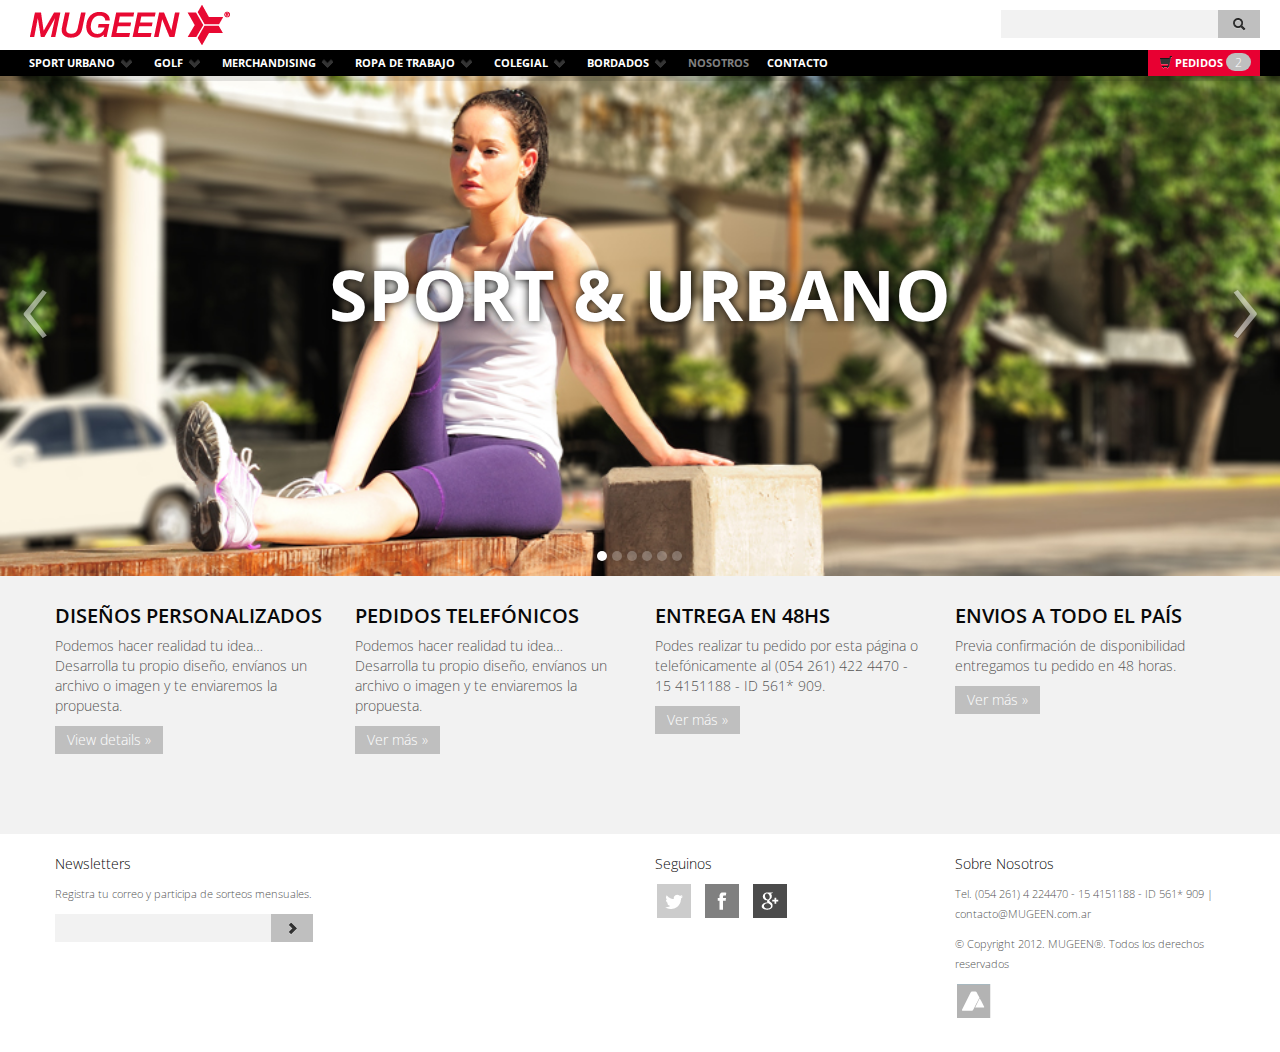
<file: index.html>
<!DOCTYPE html>
<!--[if lt IE 7]>      <html class="no-js lt-ie9 lt-ie8 lt-ie7"> <![endif]-->
<!--[if IE 7]>         <html class="no-js lt-ie9 lt-ie8"> <![endif]-->
<!--[if IE 8]>         <html class="no-js lt-ie9"> <![endif]-->
<!--[if gt IE 8]><!--> <html class="no-js"> <!--<![endif]-->
<head>
    <meta charset="utf-8">
    <meta http-equiv="X-UA-Compatible" content="IE=edge,chrome=1">
    <title>MUGEEN®</title>
    <META name="Copyright" content="Mugeen®">
    <meta name="description" content="Mugeen Gmbh. brinda asistencia y apoyo a la industria textil, entendiendo las necesidades específicas de cada caso.">
    <meta name="keywwords" content="mugeen, ropa, textiles, textil, diseños personalizados, golf, bordados, ropa de trabajo, uniformes, sport, tiempo libre, industrial, colegial, merchandising, chombas, pantalones, bermudas, buzos, chalecos, camperas, gorros, gorras, sombreros, bolsos, accesorios" />
    <meta name="viewport" content="width=device-width">

    <link rel="stylesheet" href="css/style.css">
    <link rel="stylesheet" href="css/style-responsive.css">

    <!-- HTML5 shim, for IE6-8 support of HTML5 elements -->
    <!--[if lt IE 9]>
      <script src="js/html5shiv.js"></script>
    <![endif]-->

    <!-- Fav and touch icons -->
    <link rel="apple-touch-icon-precomposed" sizes="144x144" href="apple-touch-icon-144-precomposed.png">
    <link rel="apple-touch-icon-precomposed" sizes="114x114" href="apple-touch-icon-114-precomposed.png">
    <link rel="apple-touch-icon-precomposed" sizes="72x72" href="apple-touch-icon-72-precomposed.png">
    <link rel="apple-touch-icon-precomposed" href="apple-touch-icon-57-precomposed.png">
    <link rel="shortcut icon" href="favicon.png">
</head>
<body>
    <!--[if lt IE 7]>
        <p class="chromeframe">Usted esta usando un navegador <strong>obsoleto</strong>. Por favor <a href="http://browsehappy.com/">actualice su navegador</a> o <a href="http://www.google.com/chromeframe/?redirect=true">active Google Chrome Frame</a> para mejorar su experiencia.</p>
    <![endif]-->
    <div class="navbar navbar navbar-fixed-top">
        <div class="navbar-inner">
            <div class="container-fluid">
                <a class="btn btn-navbar" data-toggle="collapse" data-target=".nav-collapse">
                    <span class="icon-bar"></span>
                    <span class="icon-bar"></span>
                    <span class="icon-bar"></span>
                </a>
                <a class="brand" href="#">Mugeen</a>                
                <div class="nav-collapse collapse">
                    <ul class="nav">
                        <li class="dropdown">
                            <a href="#" class="dropdown-toggle" data-toggle="dropdown">Sport Urbano <i class="icon-chevron-down"></i></a>
                            <ul class="dropdown-menu">
                                <li><a href="#">Entrar</a></li>
                                <li class="divider"></li>
                                <li class="nav-header">Categorías</li>
                                <div class="columna">
                                    <li><a href="#">Bermudas</a></li>
                                    <li><a href="#">Calzas</a></li>
                                    <li><a href="#">Gorros</a></li>
                                    <li><a href="#">Gorras</a></li>
                                    <li><a href="#">Sombreros</a></li>
                                    <li><a href="#">Bolsos</a></li>
                                    <li><a href="#">Mochilas</a></li>
                                    <li><a href="#">Accesorios</a></li>
                                </div>  
                                <div class="columna">
                                    <li><a href="#">Bermudas</a></li>
                                    <li><a href="#">Calzas</a></li>
                                    <li><a href="#">Gorros</a></li>
                                    <li><a href="#">Gorras</a></li>
                                    <li><a href="#">Sombreros</a></li>
                                    <li><a href="#">Bolsos</a></li>
                                    <li><a href="#">Mochilas</a></li>
                                    <li><a href="#">Accesorios</a></li>
                                </div>                         
                            </ul>
                        </li>
                        <li class="dropdown">
                            <a href="#" class="dropdown-toggle" data-toggle="dropdown">Golf <i class="icon-chevron-down"></i></a>
                            <ul class="dropdown-menu">
                                <li><a href="#">Entrar</a></li>
                                <li class="divider"></li>
                                <li class="nav-header">Categorías</li>
                                <div class="columna">
                                    <li><a href="#">Bermudas</a></li>
                                    <li><a href="#">Calzas</a></li>
                                    <li><a href="#">Gorros</a></li>
                                    <li><a href="#">Gorras</a></li>
                                    <li><a href="#">Sombreros</a></li>
                                    <li><a href="#">Bolsos</a></li>
                                    <li><a href="#">Mochilas</a></li>
                                    <li><a href="#">Accesorios</a></li>
                                </div>  
                                <div class="columna">
                                    <li><a href="#">Bermudas</a></li>
                                    <li><a href="#">Calzas</a></li>
                                    <li><a href="#">Gorros</a></li>
                                    <li><a href="#">Gorras</a></li>
                                    <li><a href="#">Sombreros</a></li>
                                    <li><a href="#">Bolsos</a></li>
                                    <li><a href="#">Mochilas</a></li>
                                    <li><a href="#">Accesorios</a></li>
                                </div>                         
                            </ul>
                        </li>
                        <li class="dropdown">
                            <a href="#" class="dropdown-toggle" data-toggle="dropdown">Merchandising <i class="icon-chevron-down"></i></b></a>
                            <ul class="dropdown-menu">
                                <li><a href="#">Entrar</a></li>
                                <li class="divider"></li>
                                <li class="nav-header">Categorías</li>
                                <div class="columna">
                                    <li><a href="#">Bermudas</a></li>
                                    <li><a href="#">Calzas</a></li>
                                    <li><a href="#">Gorros</a></li>
                                    <li><a href="#">Gorras</a></li>
                                    <li><a href="#">Sombreros</a></li>
                                    <li><a href="#">Bolsos</a></li>
                                    <li><a href="#">Mochilas</a></li>
                                    <li><a href="#">Accesorios</a></li>
                                </div>  
                                <div class="columna">
                                    <li><a href="#">Bermudas</a></li>
                                    <li><a href="#">Calzas</a></li>
                                    <li><a href="#">Gorros</a></li>
                                    <li><a href="#">Gorras</a></li>
                                    <li><a href="#">Sombreros</a></li>
                                    <li><a href="#">Bolsos</a></li>
                                    <li><a href="#">Mochilas</a></li>
                                    <li><a href="#">Accesorios</a></li>
                                </div>                         
                            </ul>
                        </li>
                        <li class="dropdown">
                            <a href="#" class="dropdown-toggle" data-toggle="dropdown">Ropa de Trabajo <i class="icon-chevron-down"></i></b></a>
                            <ul class="dropdown-menu">
                                <li><a href="#">Entrar</a></li>
                                <li class="divider"></li>
                                <li class="nav-header">Categorías</li>
                                <div class="columna">
                                    <li><a href="#">Bermudas</a></li>
                                    <li><a href="#">Calzas</a></li>
                                    <li><a href="#">Gorros</a></li>
                                    <li><a href="#">Gorras</a></li>
                                    <li><a href="#">Sombreros</a></li>
                                    <li><a href="#">Bolsos</a></li>
                                    <li><a href="#">Mochilas</a></li>
                                    <li><a href="#">Accesorios</a></li>
                                </div>  
                                <div class="columna">
                                    <li><a href="#">Bermudas</a></li>
                                    <li><a href="#">Calzas</a></li>
                                    <li><a href="#">Gorros</a></li>
                                    <li><a href="#">Gorras</a></li>
                                    <li><a href="#">Sombreros</a></li>
                                    <li><a href="#">Bolsos</a></li>
                                    <li><a href="#">Mochilas</a></li>
                                    <li><a href="#">Accesorios</a></li>
                                </div>                         
                            </ul>
                        </li>
                        <li class="dropdown">
                            <a href="#" class="dropdown-toggle" data-toggle="dropdown">Colegial <i class="icon-chevron-down"></i></b></a>
                            <ul class="dropdown-menu">
                                <li><a href="#">Entrar</a></li>
                                <li class="divider"></li>
                                <li class="nav-header">Categorías</li>
                                <div class="columna">
                                    <li><a href="#">Bermudas</a></li>
                                    <li><a href="#">Calzas</a></li>
                                    <li><a href="#">Gorros</a></li>
                                    <li><a href="#">Gorras</a></li>
                                    <li><a href="#">Sombreros</a></li>
                                    <li><a href="#">Bolsos</a></li>
                                    <li><a href="#">Mochilas</a></li>
                                    <li><a href="#">Accesorios</a></li>
                                </div>  
                                <div class="columna">
                                    <li><a href="#">Bermudas</a></li>
                                    <li><a href="#">Calzas</a></li>
                                    <li><a href="#">Gorros</a></li>
                                    <li><a href="#">Gorras</a></li>
                                    <li><a href="#">Sombreros</a></li>
                                    <li><a href="#">Bolsos</a></li>
                                    <li><a href="#">Mochilas</a></li>
                                    <li><a href="#">Accesorios</a></li>
                                </div>                         
                            </ul>
                        </li>
                        <li class="dropdown">
                            <a href="#" class="dropdown-toggle" data-toggle="dropdown">Bordados <i class="icon-chevron-down"></i></a>
                            <ul class="dropdown-menu">
                                <li><a href="#">Entrar</a></li>
                                <li class="divider"></li>
                                <li class="nav-header">Categorías</li>
                                <div class="columna">
                                    <li><a href="#">Bermudas</a></li>
                                    <li><a href="#">Calzas</a></li>
                                    <li><a href="#">Gorros</a></li>
                                    <li><a href="#">Gorras</a></li>
                                    <li><a href="#">Sombreros</a></li>
                                    <li><a href="#">Bolsos</a></li>
                                    <li><a href="#">Mochilas</a></li>
                                    <li><a href="#">Accesorios</a></li>
                                </div>  
                                <div class="columna">
                                    <li><a href="#">Bermudas</a></li>
                                    <li><a href="#">Calzas</a></li>
                                    <li><a href="#">Gorros</a></li>
                                    <li><a href="#">Gorras</a></li>
                                    <li><a href="#">Sombreros</a></li>
                                    <li><a href="#">Bolsos</a></li>
                                    <li><a href="#">Mochilas</a></li>
                                    <li><a href="#">Accesorios</a></li>
                                </div>                         
                            </ul>
                        </li>
                        <li class="active"><a href="#">Nosotros</a></li>
                        <li><a href="#">Contacto</a></li>
                        <li id="pedidos"><a href="#"><i class="icon-shopping-cart"></i>Pedidos  <span class="badge">2</span></a></li>
                    </ul>
                    <form class="navbar-form pull-right">
                        <input id="appendedInputButtons" type="text">
                        <button class="btn" type="button"><i class="icon-search"></i></button>
                    </form>
                </div><!--/.nav-collapse -->
            </div>
        </div>
    </div>

    <!-- Carousel
    ================================================== -->

    <div id="myCarousel" class="carousel slide">
        <ol class="carousel-indicators">
            <li data-target="#myCarousel" data-slide-to="0" class="active"></li>
            <li data-target="#myCarousel" data-slide-to="1"></li>
            <li data-target="#myCarousel" data-slide-to="2"></li>
            <li> data-target="#myCarousel" data-slide-to="3"</li>
            <li data-target="#myCarousel" data-slide-to="4"></li>
            <li data-target="#myCarousel" data-slide-to="5"></li>
        </ol>
        <div class="carousel-inner">
            <div class="item active">
                <div class="fill" style="background-image:url('img/carousel/sport.jpg');">
                    <div class="container">
                        <div class="carousel-caption">
                            <a href="section.html"><h1>Sport & Urbano</h1></a>
                        </div>
                    </div>
                </div>
            </div>
            <div class="item">
                <div class="fill" style="background-image:url('img/carousel/golf.jpg');">
                    <div class="container">
                        <div class="carousel-caption">
                            <a href=""><h1>Golf</h1></a>
                        </div>
                    </div>
                </div>
            </div>
            <div class="item">
                <div class="fill" style="background-image:url('img/carousel/merchandising.jpg');">
                    <div class="container">
                        <div class="carousel-caption">
                            <a href=""><h1>Merchandising</h1></a>
                        </div>
                    </div>
                </div>
            </div>
            <div class="item">
                <div class="fill" style="background-image:url('img/carousel/trabajo.jpg');">
                    <div class="container">
                        <div class="carousel-caption">
                            <a href=""><h1>Ropa de Trabajo</h1></a>
                        </div>
                    </div>
                </div>
            </div>
            <div class="item">
                <div class="fill" style="background-image:url('img/carousel/colegial.jpg');">
                    <div class="container">
                        <div class="carousel-caption">
                            <a href=""><h1>Colegial</h1></a>
                        </div>
                    </div>
                </div>
            </div>
            <div class="item">
                <div class="fill" style="background-image:url('img/carousel/bordados.jpg');">
                    <div class="container">
                        <div class="carousel-caption">
                            <a href=""><h1>Bordados</h1></a>
                        </div>
                    </div>
                </div>
            </div>
        </div>
        <a class="left carousel-control" href="#myCarousel" data-slide="prev">&lsaquo;</a>
        <a class="right carousel-control" href="#myCarousel" data-slide="next">&rsaquo;</a>
    </div>
    <!-- /.carousel -->
    <div class="container">
        <!-- Example row of columns -->
        <div class="row">
            <div class="span3">
                <h2>Diseños Personalizados</h2>
                <p>Podemos hacer realidad tu idea…
                Desarrolla tu propio diseño, envíanos un archivo o imagen y te enviaremos la propuesta.</p>
                <p><a class="btn" href="#">View details &raquo;</a></p>
            </div>
            <div class="span3">
                <h2>Pedidos Telefónicos</h2>
                <p>Podemos hacer realidad tu idea…
                Desarrolla tu propio diseño, envíanos un archivo o imagen y te enviaremos la propuesta.</p>
                <p><a class="btn" href="#">Ver más &raquo;</a></p>
            </div>
            <div class="span3">
                <h2>Entrega en 48hs</h2>
                <p>Podes realizar tu pedido por esta página o telefónicamente al (054 261) 422 4470 - 15 4151188 - ID 561* 909.</p>
                <p><a class="btn" href="#">Ver más &raquo;</a></p>
            </div>
            <div class="span3">
                <h2></i>Envios a todo el país</h2>
                <p>Previa confirmación de disponibilidad entregamos tu pedido en 48 horas.</p>
                <p><a class="btn" href="#">Ver más &raquo;</a></p>
            </div>
        </div>
    </div> <!-- /container -->

    <footer class="footer">
        <div class="container">
            <div class="row">
                <div class="span6">
                    <h4>Newsletters</h4>
                    <p>Registra tu correo y participa de sorteos mensuales.</p>
                    <form class="form">
                        <input id="appendedInputButtons" type="text">
                        <button class="btn" type="button"><i class="icon-chevron-right"></i></button>
                    </form>
                </div>
                <div class="span3 follow">
                    <h4>Seguinos</h4>
                    <ul>
                        <li><div class="icon-redes icon-twitter"></div></li>
                        <li><div class="icon-redes icon-facebook"></div></li>
                        <li><div class="icon-redes icon-gplus"></div></li>
                    </ul>
                </div>
                <div class="span3">
                    <h4>Sobre Nosotros</h4>
                    <address>
                        <p>Tel. (054 261) 4 224470 - 15 4151188 - ID 561* 909 | contacto@MUGEEN.com.ar</p>
                        <p>© Copyright 2012. MUGEEN®. Todos los derechos reservados</p>
                    </address>
                    <div class="icon-redes icon-afip"></div>
                </div>
            </div>
        </div>
    </footer>

    <script src="//ajax.googleapis.com/ajax/libs/jquery/1.10.1/jquery.min.js"></script>
    <script>window.jQuery || document.write('<script src="js/vendor/jquery-1.10.1.min.js"><\/script>')</script>
    <script src="js/vendor/bootstrap.min.js"></script>
    <script src="js/plugins.js"></script>
    <script src="js/main.js"></script>

    <script src="js/vendor/modernizr-2.6.2-respond-1.1.0.min.js"></script>

    <script>
        var _gaq=[['_setAccount','UA-XXXXX-X'],['_trackPageview']];
            (function(d,t){var g=d.createElement(t),s=d.getElementsByTagName(t)[0];
            g.src='//www.google-analytics.com/ga.js';
            s.parentNode.insertBefore(g,s)}(document,'script'));
    </script>
</body>
</html>
</file>
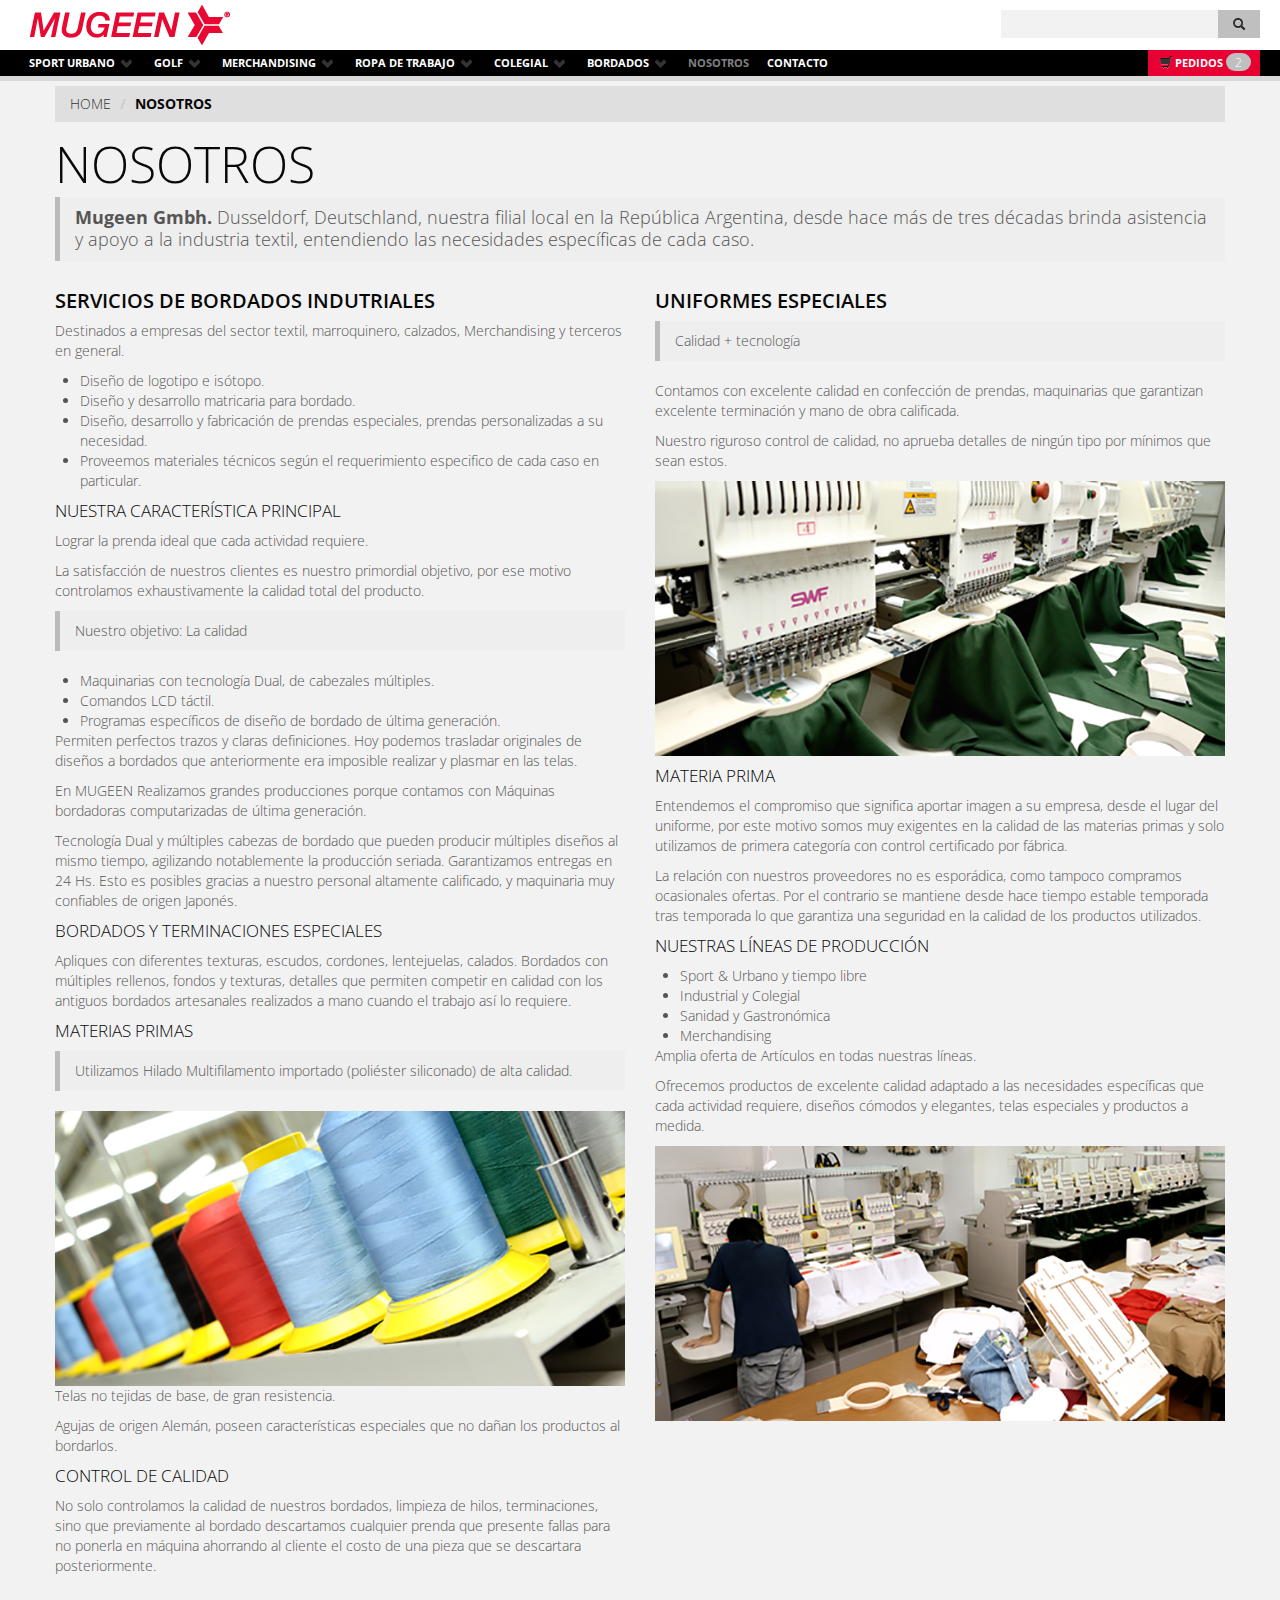
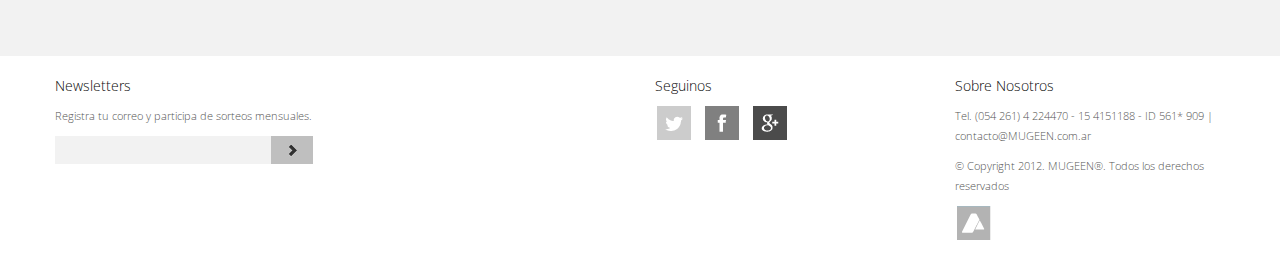
<file: about.html>
<!DOCTYPE html>
<!--[if lt IE 7]>      <html class="no-js lt-ie9 lt-ie8 lt-ie7"> <![endif]-->
<!--[if IE 7]>         <html class="no-js lt-ie9 lt-ie8"> <![endif]-->
<!--[if IE 8]>         <html class="no-js lt-ie9"> <![endif]-->
<!--[if gt IE 8]><!--> <html class="no-js"> <!--<![endif]-->
<head>
    <meta charset="utf-8">
    <meta http-equiv="X-UA-Compatible" content="IE=edge,chrome=1">
    <title>MUGEEN® Nosotros</title>
    <META name="Copyright" content="Mugeen®">
    <meta name="description" content="Mugeen Gmbh. brinda asistencia y apoyo a la industria textil, entendiendo las necesidades específicas de cada caso.">
    <meta name="keywwords" content="mugeen, ropa, textiles, textil, diseños personalizados, golf, bordados, ropa de trabajo, uniformes, sport, tiempo libre, industrial, colegial, merchandising, chombas, pantalones, bermudas, buzos, chalecos, camperas, gorros, gorras, sombreros, bolsos, accesorios" />
    <meta name="viewport" content="width=device-width">

    <link rel="stylesheet" href="css/style.css">
    <link rel="stylesheet" href="css/style-responsive.css">

    <!-- HTML5 shim, for IE6-8 support of HTML5 elements -->
    <!--[if lt IE 9]>
      <script src="js/html5shiv.js"></script>
    <![endif]-->

    <!-- Fav and touch icons -->
    <link rel="apple-touch-icon-precomposed" sizes="144x144" href="apple-touch-icon-144-precomposed.png">
    <link rel="apple-touch-icon-precomposed" sizes="114x114" href="apple-touch-icon-114-precomposed.png">
    <link rel="apple-touch-icon-precomposed" sizes="72x72" href="apple-touch-icon-72-precomposed.png">
    <link rel="apple-touch-icon-precomposed" href="apple-touch-icon-57-precomposed.png">
    <link rel="shortcut icon" href="favicon.png">
</head>

<body>
    <!--[if lt IE 7]>
        <p class="chromeframe">Usted esta usando un navegador <strong>obsoleto</strong>. Por favor <a href="http://browsehappy.com/">actualice su navegador</a> o <a href="http://www.google.com/chromeframe/?redirect=true">active Google Chrome Frame</a> para mejorar su experiencia.</p>
    <![endif]-->
    <div class="navbar navbar navbar-fixed-top">
        <div class="navbar-inner">
            <div class="container-fluid">
                <a class="btn btn-navbar" data-toggle="collapse" data-target=".nav-collapse">
                    <span class="icon-bar"></span>
                    <span class="icon-bar"></span>
                    <span class="icon-bar"></span>
                </a>
                <a class="brand" href="#">Mugeen</a>                
                <div class="nav-collapse collapse">
                    <ul class="nav">
                        <li class="dropdown">
                            <a href="#" class="dropdown-toggle" data-toggle="dropdown">Sport Urbano <i class="icon-chevron-down"></i></a>
                            <ul class="dropdown-menu">
                                <li><a href="#">Entrar</a></li>
                                <li class="divider"></li>
                                <li class="nav-header">Categorías</li>
                                <div class="columna">
                                    <li><a href="#">Bermudas</a></li>
                                    <li><a href="#">Calzas</a></li>
                                    <li><a href="#">Gorros</a></li>
                                    <li><a href="#">Gorras</a></li>
                                    <li><a href="#">Sombreros</a></li>
                                    <li><a href="#">Bolsos</a></li>
                                    <li><a href="#">Mochilas</a></li>
                                    <li><a href="#">Accesorios</a></li>
                                </div>  
                                <div class="columna">
                                    <li><a href="#">Bermudas</a></li>
                                    <li><a href="#">Calzas</a></li>
                                    <li><a href="#">Gorros</a></li>
                                    <li><a href="#">Gorras</a></li>
                                    <li><a href="#">Sombreros</a></li>
                                    <li><a href="#">Bolsos</a></li>
                                    <li><a href="#">Mochilas</a></li>
                                    <li><a href="#">Accesorios</a></li>
                                </div>                         
                            </ul>
                        </li>
                        <li class="dropdown">
                            <a href="#" class="dropdown-toggle" data-toggle="dropdown">Golf <i class="icon-chevron-down"></i></a>
                            <ul class="dropdown-menu">
                                <li><a href="#">Entrar</a></li>
                                <li class="divider"></li>
                                <li class="nav-header">Categorías</li>
                                <div class="columna">
                                    <li><a href="#">Bermudas</a></li>
                                    <li><a href="#">Calzas</a></li>
                                    <li><a href="#">Gorros</a></li>
                                    <li><a href="#">Gorras</a></li>
                                    <li><a href="#">Sombreros</a></li>
                                    <li><a href="#">Bolsos</a></li>
                                    <li><a href="#">Mochilas</a></li>
                                    <li><a href="#">Accesorios</a></li>
                                </div>  
                                <div class="columna">
                                    <li><a href="#">Bermudas</a></li>
                                    <li><a href="#">Calzas</a></li>
                                    <li><a href="#">Gorros</a></li>
                                    <li><a href="#">Gorras</a></li>
                                    <li><a href="#">Sombreros</a></li>
                                    <li><a href="#">Bolsos</a></li>
                                    <li><a href="#">Mochilas</a></li>
                                    <li><a href="#">Accesorios</a></li>
                                </div>                         
                            </ul>
                        </li>
                        <li class="dropdown">
                            <a href="#" class="dropdown-toggle" data-toggle="dropdown">Merchandising <i class="icon-chevron-down"></i></b></a>
                            <ul class="dropdown-menu">
                                <li><a href="#">Entrar</a></li>
                                <li class="divider"></li>
                                <li class="nav-header">Categorías</li>
                                <div class="columna">
                                    <li><a href="#">Bermudas</a></li>
                                    <li><a href="#">Calzas</a></li>
                                    <li><a href="#">Gorros</a></li>
                                    <li><a href="#">Gorras</a></li>
                                    <li><a href="#">Sombreros</a></li>
                                    <li><a href="#">Bolsos</a></li>
                                    <li><a href="#">Mochilas</a></li>
                                    <li><a href="#">Accesorios</a></li>
                                </div>  
                                <div class="columna">
                                    <li><a href="#">Bermudas</a></li>
                                    <li><a href="#">Calzas</a></li>
                                    <li><a href="#">Gorros</a></li>
                                    <li><a href="#">Gorras</a></li>
                                    <li><a href="#">Sombreros</a></li>
                                    <li><a href="#">Bolsos</a></li>
                                    <li><a href="#">Mochilas</a></li>
                                    <li><a href="#">Accesorios</a></li>
                                </div>                         
                            </ul>
                        </li>
                        <li class="dropdown">
                            <a href="#" class="dropdown-toggle" data-toggle="dropdown">Ropa de Trabajo <i class="icon-chevron-down"></i></b></a>
                            <ul class="dropdown-menu">
                                <li><a href="#">Entrar</a></li>
                                <li class="divider"></li>
                                <li class="nav-header">Categorías</li>
                                <div class="columna">
                                    <li><a href="#">Bermudas</a></li>
                                    <li><a href="#">Calzas</a></li>
                                    <li><a href="#">Gorros</a></li>
                                    <li><a href="#">Gorras</a></li>
                                    <li><a href="#">Sombreros</a></li>
                                    <li><a href="#">Bolsos</a></li>
                                    <li><a href="#">Mochilas</a></li>
                                    <li><a href="#">Accesorios</a></li>
                                </div>  
                                <div class="columna">
                                    <li><a href="#">Bermudas</a></li>
                                    <li><a href="#">Calzas</a></li>
                                    <li><a href="#">Gorros</a></li>
                                    <li><a href="#">Gorras</a></li>
                                    <li><a href="#">Sombreros</a></li>
                                    <li><a href="#">Bolsos</a></li>
                                    <li><a href="#">Mochilas</a></li>
                                    <li><a href="#">Accesorios</a></li>
                                </div>                         
                            </ul>
                        </li>
                        <li class="dropdown">
                            <a href="#" class="dropdown-toggle" data-toggle="dropdown">Colegial <i class="icon-chevron-down"></i></b></a>
                            <ul class="dropdown-menu">
                                <li><a href="#">Entrar</a></li>
                                <li class="divider"></li>
                                <li class="nav-header">Categorías</li>
                                <div class="columna">
                                    <li><a href="#">Bermudas</a></li>
                                    <li><a href="#">Calzas</a></li>
                                    <li><a href="#">Gorros</a></li>
                                    <li><a href="#">Gorras</a></li>
                                    <li><a href="#">Sombreros</a></li>
                                    <li><a href="#">Bolsos</a></li>
                                    <li><a href="#">Mochilas</a></li>
                                    <li><a href="#">Accesorios</a></li>
                                </div>  
                                <div class="columna">
                                    <li><a href="#">Bermudas</a></li>
                                    <li><a href="#">Calzas</a></li>
                                    <li><a href="#">Gorros</a></li>
                                    <li><a href="#">Gorras</a></li>
                                    <li><a href="#">Sombreros</a></li>
                                    <li><a href="#">Bolsos</a></li>
                                    <li><a href="#">Mochilas</a></li>
                                    <li><a href="#">Accesorios</a></li>
                                </div>                         
                            </ul>
                        </li>
                        <li class="dropdown">
                            <a href="#" class="dropdown-toggle" data-toggle="dropdown">Bordados <i class="icon-chevron-down"></i></a>
                            <ul class="dropdown-menu">
                                <li><a href="#">Entrar</a></li>
                                <li class="divider"></li>
                                <li class="nav-header">Categorías</li>
                                <div class="columna">
                                    <li><a href="#">Bermudas</a></li>
                                    <li><a href="#">Calzas</a></li>
                                    <li><a href="#">Gorros</a></li>
                                    <li><a href="#">Gorras</a></li>
                                    <li><a href="#">Sombreros</a></li>
                                    <li><a href="#">Bolsos</a></li>
                                    <li><a href="#">Mochilas</a></li>
                                    <li><a href="#">Accesorios</a></li>
                                </div>  
                                <div class="columna">
                                    <li><a href="#">Bermudas</a></li>
                                    <li><a href="#">Calzas</a></li>
                                    <li><a href="#">Gorros</a></li>
                                    <li><a href="#">Gorras</a></li>
                                    <li><a href="#">Sombreros</a></li>
                                    <li><a href="#">Bolsos</a></li>
                                    <li><a href="#">Mochilas</a></li>
                                    <li><a href="#">Accesorios</a></li>
                                </div>                         
                            </ul>
                        </li>
                        <li class="active"><a href="#">Nosotros</a></li>
                        <li><a href="#">Contacto</a></li>
                        <li id="pedidos"><a href="#"><i class="icon-shopping-cart"></i>Pedidos  <span class="badge">2</span></a></li>
                    </ul>
                    <form class="navbar-form pull-right">
                        <input id="appendedInputButtons" type="text">
                        <button class="btn" type="button"><i class="icon-search"></i></button>
                    </form>
                </div><!--/.nav-collapse -->
            </div>
        </div>
    </div>

    <div class="container">
        <div class="row">
            <div class="span12">
                <ul class="breadcrumb">
                    <li><a href="index.html">Home</a> <span class="divider">/</span></li>
                    <li class="active">Nosotros</li>
                </ul>
                <h1>Nosotros</h1>
            </div>
            <div class="span12">
                <blockquote>
                    <p><strong>Mugeen Gmbh.</strong> Dusseldorf, Deutschland, nuestra filial local en la República Argentina, desde hace más de tres décadas brinda asistencia y apoyo a la industria textil, entendiendo las necesidades específicas de cada caso.</p>
                </blockquote>
            </div>
            <div class="span6">
                <h2>Servicios de bordados indutriales</h2>
                <p>Destinados a empresas del sector textil, marroquinero, calzados, Merchandising y terceros en general.</p>
                <ul>
                    <li>Diseño de logotipo e isótopo.</li>
                    <li>Diseño y desarrollo matricaria para bordado.</li>
                    <li>Diseño, desarrollo y fabricación de prendas especiales, prendas personalizadas a su necesidad.</li>
                    <li>Proveemos materiales técnicos según el requerimiento especifico de cada caso en particular.</li>
                    </ul>
                <h3>Nuestra característica principal</h3>
                <p>Lograr la prenda ideal que cada actividad requiere.</p>
                <p>La satisfacción de nuestros clientes es nuestro primordial objetivo, por ese motivo controlamos exhaustivamente la calidad total del producto.</p>
                <blockquote>Nuestro objetivo: La calidad</blockquote>
                <ul>
                    <li>Maquinarias con tecnología Dual, de cabezales múltiples.</li>
                    <li>Comandos LCD táctil.</li>
                    <li>Programas específicos de diseño de bordado de última generación.</li>
                </ul>
                <p>Permiten perfectos trazos y claras definiciones. Hoy podemos trasladar originales de diseños a bordados que anteriormente era imposible realizar y plasmar en las telas.</p>
                <p>En MUGEEN Realizamos grandes producciones porque contamos con Máquinas bordadoras computarizadas de última generación.</p>
                <p>Tecnología Dual y múltiples cabezas de bordado que pueden producir múltiples diseños al mismo tiempo, agilizando notablemente la producción seriada.  Garantizamos entregas en 24 Hs. Esto es posibles gracias a nuestro  personal altamente calificado, y maquinaria muy confiables de origen Japonés.</p>
                <h3>Bordados y terminaciones especiales</h3>
                <p>Apliques con diferentes texturas, escudos, cordones, lentejuelas, calados. Bordados con múltiples rellenos, fondos y texturas, detalles que permiten competir en calidad con los antiguos bordados artesanales realizados a mano cuando el trabajo así lo requiere.</p>
                <h3>Materias primas</h3>
                <blockquote>Utilizamos Hilado Multifilamento importado (poliéster siliconado) de alta calidad.</blockquote>
                <img src="../img/about/hilos.jpg">
                <p>Telas no tejidas de base,  de gran resistencia.</p>
                <p>Agujas de origen Alemán, poseen características especiales que no dañan los productos al bordarlos.</p>
                <h3>Control de calidad</h3>
                <p>No solo controlamos la calidad de nuestros bordados, limpieza de hilos, terminaciones, sino que previamente al bordado descartamos cualquier prenda que presente fallas para no ponerla en máquina  ahorrando al cliente el costo de una pieza que se descartara posteriormente.</p>
            </div>
            <div class="span6">
                <h2>Uniformes especiales</h2>
                <blockquote>Calidad + tecnología</blockquote>
                <p>Contamos con excelente calidad en confección de prendas, maquinarias que garantizan excelente terminación y mano de obra calificada.</p>
                <p>Nuestro riguroso control de calidad, no aprueba detalles de ningún tipo por mínimos que sean estos.</p>
                <img src="../img/about/bordadora.jpg">
                <h3>Materia prima</h3>                 
                <p>Entendemos  el compromiso que significa aportar imagen a su empresa, desde el lugar del uniforme, por este motivo somos muy exigentes en la calidad de las materias primas y solo utilizamos de primera categoría con control certificado por fábrica.</p>
                <p>La relación con nuestros proveedores no es esporádica, como tampoco compramos ocasionales ofertas. Por el contrario se mantiene desde hace tiempo estable temporada tras temporada lo que garantiza una seguridad en la calidad de los productos utilizados.</p>
                <h3>Nuestras líneas de producción</h3>
                <ul>
                    <li>Sport & Urbano y tiempo libre</li>
                    <li>Industrial y  Colegial</li>
                    <li>Sanidad y Gastronómica</li>
                    <li>Merchandising</li>
                </ul>
                <p>Amplia oferta de Artículos en todas nuestras líneas.</p>
                <p>Ofrecemos productos de excelente calidad adaptado a las necesidades específicas que cada actividad requiere, diseños cómodos y elegantes, telas especiales y productos a medida.</p>
                <img src="../img/about/fabrica.jpg">
            </div>
        </div><!--/row-->
    </div><!--/container-->
</div>

    <footer class="footer">
        <div class="container">
            <div class="row">
                <div class="span6">
                    <h4>Newsletters</h4>
                    <p>Registra tu correo y participa de sorteos mensuales.</p>
                    <form class="form">
                        <input id="appendedInputButtons" type="text">
                        <button class="btn" type="button"><i class="icon-chevron-right"></i></button>
                    </form>
                </div>
                <div class="span3 follow">
                    <h4>Seguinos</h4>
                    <ul>
                        <li><div class="icon-redes icon-twitter"></div></li>
                        <li><div class="icon-redes icon-facebook"></div></li>
                        <li><div class="icon-redes icon-gplus"></div></li>
                    </ul>
                </div>
                <div class="span3">
                    <h4>Sobre Nosotros</h4>
                    <address>
                        <p>Tel. (054 261) 4 224470 - 15 4151188 - ID 561* 909 | contacto@MUGEEN.com.ar</p>
                        <p>© Copyright 2012. MUGEEN®. Todos los derechos reservados</p>
                    </address>
                    <div class="icon-redes icon-afip"></div>
                </div>
            </div>
        </div>
    </footer>

    <script src="//ajax.googleapis.com/ajax/libs/jquery/1.10.1/jquery.min.js"></script>
    <script>window.jQuery || document.write('<script src="js/vendor/jquery-1.10.1.min.js"><\/script>')</script>

    <script src="js/vendor/bootstrap.min.js"></script>
    <script src="js/plugins.js"></script>
    <script src="js/main.js"></script>

    <script src="js/vendor/modernizr-2.6.2-respond-1.1.0.min.js"></script>

    <script>
        var _gaq=[['_setAccount','UA-XXXXX-X'],['_trackPageview']];
            (function(d,t){var g=d.createElement(t),s=d.getElementsByTagName(t)[0];
            g.src='//www.google-analytics.com/ga.js';
            s.parentNode.insertBefore(g,s)}(document,'script'));
    </script>
</body>
</html>
</file>
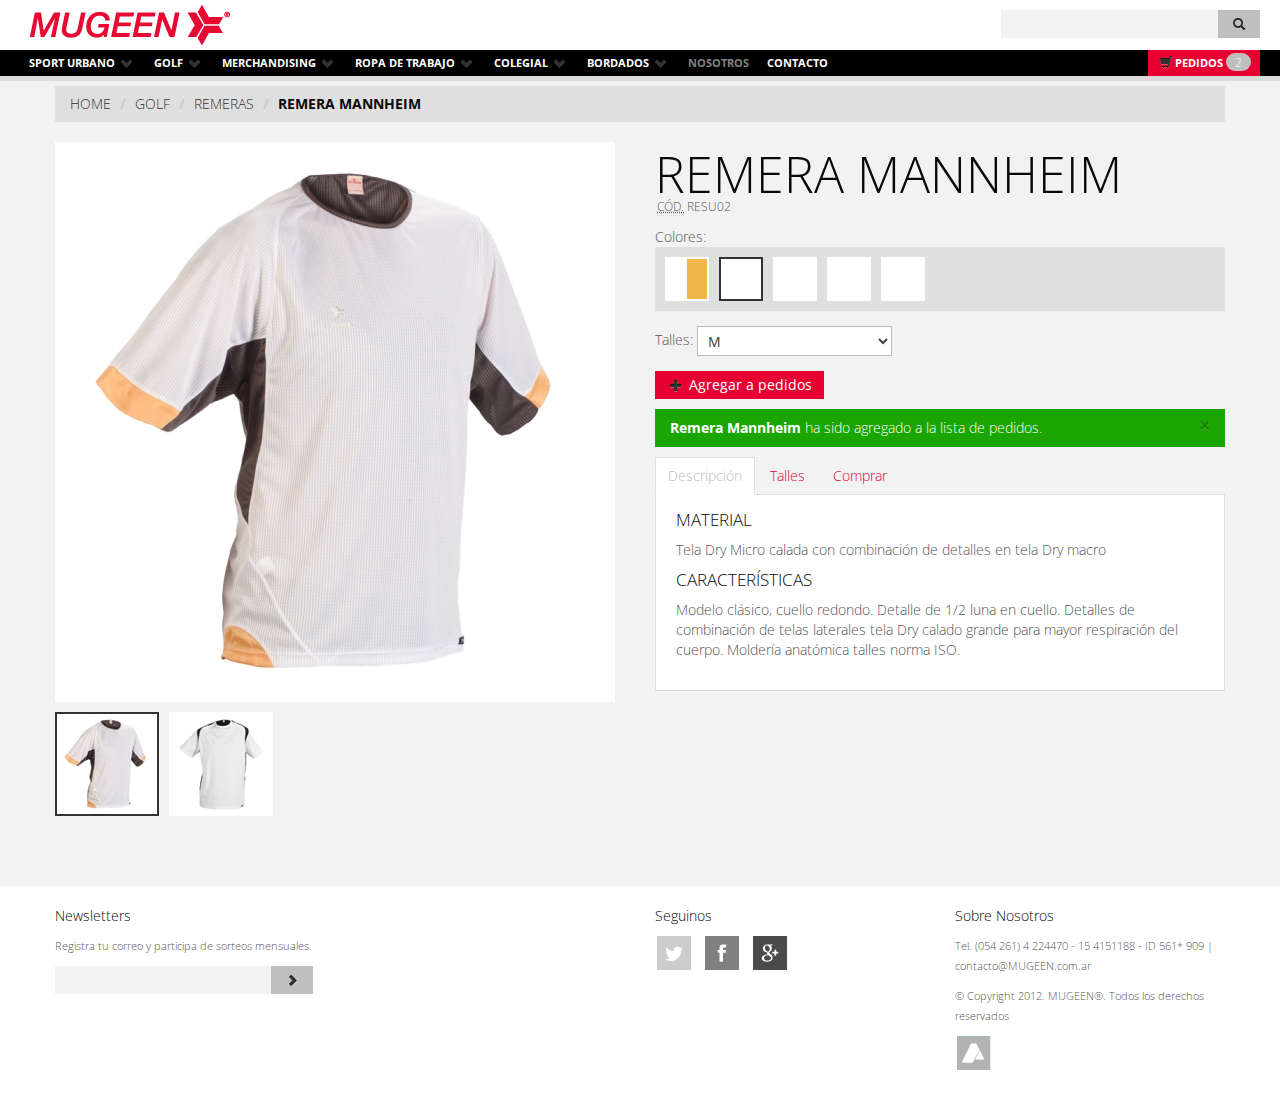
<file: product.html>
<!DOCTYPE html>
<!--[if lt IE 7]>      <html class="no-js lt-ie9 lt-ie8 lt-ie7"> <![endif]-->
<!--[if IE 7]>         <html class="no-js lt-ie9 lt-ie8"> <![endif]-->
<!--[if IE 8]>         <html class="no-js lt-ie9"> <![endif]-->
<!--[if gt IE 8]><!--> <html class="no-js"> <!--<![endif]-->
<head>
    <meta charset="utf-8">
    <meta http-equiv="X-UA-Compatible" content="IE=edge,chrome=1">
    <title>MUGEEN®</title>
    <META name="Copyright" content="Mugeen®">
    <meta name="description" content="Mugeen Gmbh. brinda asistencia y apoyo a la industria textil, entendiendo las necesidades específicas de cada caso.">
    <meta name="keywwords" content="mugeen, ropa, textiles, textil, diseños personalizados, golf, bordados, ropa de trabajo, uniformes, sport, tiempo libre, industrial, colegial, merchandising, chombas, pantalones, bermudas, buzos, chalecos, camperas, gorros, gorras, sombreros, bolsos, accesorios" />
    <meta name="viewport" content="width=device-width">

    <link rel="stylesheet" href="css/style.css">
    <link rel="stylesheet" href="css/style-responsive.css">

    <!-- HTML5 shim, for IE6-8 support of HTML5 elements -->
    <!--[if lt IE 9]>
      <script src="js/html5shiv.js"></script>
    <![endif]-->

    <!-- Fav and touch icons -->
    <link rel="apple-touch-icon-precomposed" sizes="144x144" href="apple-touch-icon-144-precomposed.png">
    <link rel="apple-touch-icon-precomposed" sizes="114x114" href="apple-touch-icon-114-precomposed.png">
    <link rel="apple-touch-icon-precomposed" sizes="72x72" href="apple-touch-icon-72-precomposed.png">
    <link rel="apple-touch-icon-precomposed" href="apple-touch-icon-57-precomposed.png">
    <link rel="shortcut icon" href="favicon.ico">
</head>

<body>
    <!--[if lt IE 7]>
        <p class="chromeframe">Usted esta usando un navegador <strong>obsoleto</strong>. Por favor <a href="http://browsehappy.com/">actualice su navegador</a> o <a href="http://www.google.com/chromeframe/?redirect=true">active Google Chrome Frame</a> para mejorar su experiencia.</p>
    <![endif]-->
    <div class="navbar navbar navbar-fixed-top">
        <div class="navbar-inner">
            <div class="container-fluid">
                <a class="btn btn-navbar" data-toggle="collapse" data-target=".nav-collapse">
                    <span class="icon-bar"></span>
                    <span class="icon-bar"></span>
                    <span class="icon-bar"></span>
                </a>
                <a class="brand" href="#">Mugeen</a>                
                <div class="nav-collapse collapse">
                    <ul class="nav">
                        <li class="dropdown">
                            <a href="#" class="dropdown-toggle" data-toggle="dropdown">Sport Urbano <i class="icon-chevron-down"></i></a>
                            <ul class="dropdown-menu">
                                <li><a href="#">Entrar</a></li>
                                <li class="divider"></li>
                                <li class="nav-header">Categorías</li>
                                <div class="columna">
                                    <li><a href="#">Bermudas</a></li>
                                    <li><a href="#">Calzas</a></li>
                                    <li><a href="#">Gorros</a></li>
                                    <li><a href="#">Gorras</a></li>
                                    <li><a href="#">Sombreros</a></li>
                                    <li><a href="#">Bolsos</a></li>
                                    <li><a href="#">Mochilas</a></li>
                                    <li><a href="#">Accesorios</a></li>
                                </div>  
                                <div class="columna">
                                    <li><a href="#">Bermudas</a></li>
                                    <li><a href="#">Calzas</a></li>
                                    <li><a href="#">Gorros</a></li>
                                    <li><a href="#">Gorras</a></li>
                                    <li><a href="#">Sombreros</a></li>
                                    <li><a href="#">Bolsos</a></li>
                                    <li><a href="#">Mochilas</a></li>
                                    <li><a href="#">Accesorios</a></li>
                                </div>                         
                            </ul>
                        </li>
                        <li class="dropdown">
                            <a href="#" class="dropdown-toggle" data-toggle="dropdown">Golf <i class="icon-chevron-down"></i></a>
                            <ul class="dropdown-menu">
                                <li><a href="#">Entrar</a></li>
                                <li class="divider"></li>
                                <li class="nav-header">Categorías</li>
                                <div class="columna">
                                    <li><a href="#">Bermudas</a></li>
                                    <li><a href="#">Calzas</a></li>
                                    <li><a href="#">Gorros</a></li>
                                    <li><a href="#">Gorras</a></li>
                                    <li><a href="#">Sombreros</a></li>
                                    <li><a href="#">Bolsos</a></li>
                                    <li><a href="#">Mochilas</a></li>
                                    <li><a href="#">Accesorios</a></li>
                                </div>  
                                <div class="columna">
                                    <li><a href="#">Bermudas</a></li>
                                    <li><a href="#">Calzas</a></li>
                                    <li><a href="#">Gorros</a></li>
                                    <li><a href="#">Gorras</a></li>
                                    <li><a href="#">Sombreros</a></li>
                                    <li><a href="#">Bolsos</a></li>
                                    <li><a href="#">Mochilas</a></li>
                                    <li><a href="#">Accesorios</a></li>
                                </div>                         
                            </ul>
                        </li>
                        <li class="dropdown">
                            <a href="#" class="dropdown-toggle" data-toggle="dropdown">Merchandising <i class="icon-chevron-down"></i></b></a>
                            <ul class="dropdown-menu">
                                <li><a href="#">Entrar</a></li>
                                <li class="divider"></li>
                                <li class="nav-header">Categorías</li>
                                <div class="columna">
                                    <li><a href="#">Bermudas</a></li>
                                    <li><a href="#">Calzas</a></li>
                                    <li><a href="#">Gorros</a></li>
                                    <li><a href="#">Gorras</a></li>
                                    <li><a href="#">Sombreros</a></li>
                                    <li><a href="#">Bolsos</a></li>
                                    <li><a href="#">Mochilas</a></li>
                                    <li><a href="#">Accesorios</a></li>
                                </div>  
                                <div class="columna">
                                    <li><a href="#">Bermudas</a></li>
                                    <li><a href="#">Calzas</a></li>
                                    <li><a href="#">Gorros</a></li>
                                    <li><a href="#">Gorras</a></li>
                                    <li><a href="#">Sombreros</a></li>
                                    <li><a href="#">Bolsos</a></li>
                                    <li><a href="#">Mochilas</a></li>
                                    <li><a href="#">Accesorios</a></li>
                                </div>                         
                            </ul>
                        </li>
                        <li class="dropdown">
                            <a href="#" class="dropdown-toggle" data-toggle="dropdown">Ropa de Trabajo <i class="icon-chevron-down"></i></b></a>
                            <ul class="dropdown-menu">
                                <li><a href="#">Entrar</a></li>
                                <li class="divider"></li>
                                <li class="nav-header">Categorías</li>
                                <div class="columna">
                                    <li><a href="#">Bermudas</a></li>
                                    <li><a href="#">Calzas</a></li>
                                    <li><a href="#">Gorros</a></li>
                                    <li><a href="#">Gorras</a></li>
                                    <li><a href="#">Sombreros</a></li>
                                    <li><a href="#">Bolsos</a></li>
                                    <li><a href="#">Mochilas</a></li>
                                    <li><a href="#">Accesorios</a></li>
                                </div>  
                                <div class="columna">
                                    <li><a href="#">Bermudas</a></li>
                                    <li><a href="#">Calzas</a></li>
                                    <li><a href="#">Gorros</a></li>
                                    <li><a href="#">Gorras</a></li>
                                    <li><a href="#">Sombreros</a></li>
                                    <li><a href="#">Bolsos</a></li>
                                    <li><a href="#">Mochilas</a></li>
                                    <li><a href="#">Accesorios</a></li>
                                </div>                         
                            </ul>
                        </li>
                        <li class="dropdown">
                            <a href="#" class="dropdown-toggle" data-toggle="dropdown">Colegial <i class="icon-chevron-down"></i></b></a>
                            <ul class="dropdown-menu">
                                <li><a href="#">Entrar</a></li>
                                <li class="divider"></li>
                                <li class="nav-header">Categorías</li>
                                <div class="columna">
                                    <li><a href="#">Bermudas</a></li>
                                    <li><a href="#">Calzas</a></li>
                                    <li><a href="#">Gorros</a></li>
                                    <li><a href="#">Gorras</a></li>
                                    <li><a href="#">Sombreros</a></li>
                                    <li><a href="#">Bolsos</a></li>
                                    <li><a href="#">Mochilas</a></li>
                                    <li><a href="#">Accesorios</a></li>
                                </div>  
                                <div class="columna">
                                    <li><a href="#">Bermudas</a></li>
                                    <li><a href="#">Calzas</a></li>
                                    <li><a href="#">Gorros</a></li>
                                    <li><a href="#">Gorras</a></li>
                                    <li><a href="#">Sombreros</a></li>
                                    <li><a href="#">Bolsos</a></li>
                                    <li><a href="#">Mochilas</a></li>
                                    <li><a href="#">Accesorios</a></li>
                                </div>                         
                            </ul>
                        </li>
                        <li class="dropdown">
                            <a href="#" class="dropdown-toggle" data-toggle="dropdown">Bordados <i class="icon-chevron-down"></i></a>
                            <ul class="dropdown-menu">
                                <li><a href="#">Entrar</a></li>
                                <li class="divider"></li>
                                <li class="nav-header">Categorías</li>
                                <div class="columna">
                                    <li><a href="#">Bermudas</a></li>
                                    <li><a href="#">Calzas</a></li>
                                    <li><a href="#">Gorros</a></li>
                                    <li><a href="#">Gorras</a></li>
                                    <li><a href="#">Sombreros</a></li>
                                    <li><a href="#">Bolsos</a></li>
                                    <li><a href="#">Mochilas</a></li>
                                    <li><a href="#">Accesorios</a></li>
                                </div>  
                                <div class="columna">
                                    <li><a href="#">Bermudas</a></li>
                                    <li><a href="#">Calzas</a></li>
                                    <li><a href="#">Gorros</a></li>
                                    <li><a href="#">Gorras</a></li>
                                    <li><a href="#">Sombreros</a></li>
                                    <li><a href="#">Bolsos</a></li>
                                    <li><a href="#">Mochilas</a></li>
                                    <li><a href="#">Accesorios</a></li>
                                </div>                         
                            </ul>
                        </li>
                        <li class="active"><a href="#">Nosotros</a></li>
                        <li><a href="#">Contacto</a></li>
                        <li id="pedidos"><a href="#"><i class="icon-shopping-cart"></i>Pedidos  <span class="badge">2</span></a></li>
                    </ul>
                    <form class="navbar-form pull-right">
                        <input id="appendedInputButtons" type="text">
                        <button class="btn" type="button"><i class="icon-search"></i></button>
                    </form>
                </div><!--/.nav-collapse -->
            </div>
        </div>
    </div>

    <div class="container">
        <div class="row">
            <div class="span12">
                <ul class="breadcrumb">
                    <li><a href="index.html">Home</a> <span class="divider">/</span></li>
                    <li><a href="section.html">Golf</a> <span class="divider">/</span></li>
                    <li><a href="products.html">Remeras</a> <span class="divider">/</span></li>
                    <li class="active">Remera Mannheim</li>
                </ul>
            </div>
            <div class="span6 title">
                <h1>Remera Mannheim</h1>
                <div class="codigo"><abbr title="Código">Cód.</abbr> resu02</div>
            </div>
            <div class="span6 product">
                <img id="zoom" src='img/products/rem001.jpg' data-zoom-image="img/products/rem001-800.jpg"/>
                <div id="gallery">
                    <a href="#" data-image="img/products/rem001.jpg" data-zoom-image="img/products/rem002-800.jpg" class="active">
                        <img id="img_01" src="img/products/rem001-100.jpg" />
                    </a>
                    <a href="#" data-image="img/products/rem002.jpg" data-zoom-image="img/products/rem002-800.jpg">
                        <img id="img_01" src="img/products/rem002-100.jpg" />
                    </a>
                </div>
            </div><!--/span-->
            <div class="span6">
                Colores:
                <div class="option colors">
                    <div class="color">
                        <div class="color-two"></div>
                    </div>
                    <div class="color active"></div>
                    <div class="color"></div>
                    <div class="color"></div>
                    <div class="color"></div>
                </div>
                <div class="option">Talles:
                    <select name="talle" class="span2">
                        <option value="XS" title="XS"><abbr title="Extra Chico">XS</abbr></option>
                        <option value="S" title="S">S</option>
                        <option selected value="M" title="M">M</option>
                        <option value="L" title="L">L</option>
                        <option value="XL" title="XL">XL</option>
                        <option value="XXL" title="XXL">XXL</option>
                    </select>
                </div>
                <p><button class="btn btn-primary" type="button"><i class="icon-plus"></i> Agregar a pedidos</button></p>
                <div class="alert alert-success">
                    <button type="button" class="close" data-dismiss="alert">&times;</button>
                    <strong>Remera Mannheim</strong> ha sido agregado a la lista de pedidos.
                </div>
                <!-- info -->
                <div class="tabbable">
                    <ul class="nav nav-tabs">
                        <li class="active"><a href="#pane1" data-toggle="tab">Descripción</a></li>
                        <li><a href="#pane2" data-toggle="tab">Talles</a></li>
                        <li><a href="#pane3" data-toggle="tab">Comprar</a></li>
                    </ul>
                    <div class="tab-content">
                        <div id="pane1" class="tab-pane active">
                            <h3>Material</h3>
                            <p>Tela Dry Micro calada con combinación de detalles en tela Dry macro</p>
                            <h3>Características</h3>
                            <p>Modelo clásico, cuello redondo. Detalle de 1/2 luna en cuello. Detalles de combinación de telas laterales tela Dry calado grande para mayor respiración del cuerpo. Moldería anatómica talles norma ISO.</p>
                        </div>
                        <div id="pane2" class="tab-pane">
                            <h3>¿Cómo determinar tu talle?</h3>
                            <p>En este PDF usted encontrará toda la información necesaria para que pueda conocer su talle. Por favor haga clic y siga el vínculo.</p>
                        </div>
                        <div id="pane3" class="tab-pane">
                            <h3>¿Cómo comprar?</h3>
                            <p>Horario de atención en planta: Lunes a Viernes de 8 a 18 hs
                            <p>Haga su consulta completando el pedido de compra o llamando al (054 261) 4224470 - 154151188 | Nextel 561 * 909</p>
                            <p>Mail: contacto@mugeen.com.ar</p>
                            <p>Usted Puede consultar: Pecios, stock y realizar pedidos.</p>
                            <p>Solicite el producto que requiere específicamente.</p>
                            <p>Por favor envíenos su inquietud o diseño, a la brevedad nos comunicaremos.</p>
                        </div>
                    </div><!-- /.tab-content -->
                </div><!-- /.tabbable -->
                <!-- /info -->
            </div><!--/span-->
        </div>
    </div>

    <footer class="footer">
        <div class="container">
            <div class="row">
                <div class="span6">
                    <h4>Newsletters</h4>
                    <p>Registra tu correo y participa de sorteos mensuales.</p>
                    <form class="form">
                        <input id="appendedInputButtons" type="text">
                        <button class="btn" type="button"><i class="icon-chevron-right"></i></button>
                    </form>
                </div>
                <div class="span3 follow">
                    <h4>Seguinos</h4>
                    <ul>
                        <li><div class="icon-redes icon-twitter"></div></li>
                        <li><div class="icon-redes icon-facebook"></div></li>
                        <li><div class="icon-redes icon-gplus"></div></li>
                    </ul>
                </div>
                <div class="span3">
                    <h4>Sobre Nosotros</h4>
                    <address>
                        <p>Tel. (054 261) 4 224470 - 15 4151188 - ID 561* 909 | contacto@MUGEEN.com.ar</p>
                        <p>© Copyright 2012. MUGEEN®. Todos los derechos reservados</p>
                    </address>
                    <div class="icon-redes icon-afip"></div>
                </div>
            </div>
        </div>
    </footer>

    <script src="//ajax.googleapis.com/ajax/libs/jquery/1.10.1/jquery.min.js"></script>
    <script>window.jQuery || document.write('<script src="js/vendor/jquery-1.10.1.min.js"><\/script>')</script>

    <script src="js/vendor/bootstrap.min.js"></script>

    <script src="js/plugins.js"></script>
    <script src="js/main.js"></script>
    <script src="js/jquery.elevatezoom.js"></script>

    <script src="js/vendor/modernizr-2.6.2-respond-1.1.0.min.js"></script>

    <script>
        var _gaq=[['_setAccount','UA-XXXXX-X'],['_trackPageview']];
            (function(d,t){var g=d.createElement(t),s=d.getElementsByTagName(t)[0];
            g.src='//www.google-analytics.com/ga.js';
            s.parentNode.insertBefore(g,s)}(document,'script'));
    </script>
</body>
</html>
</file>
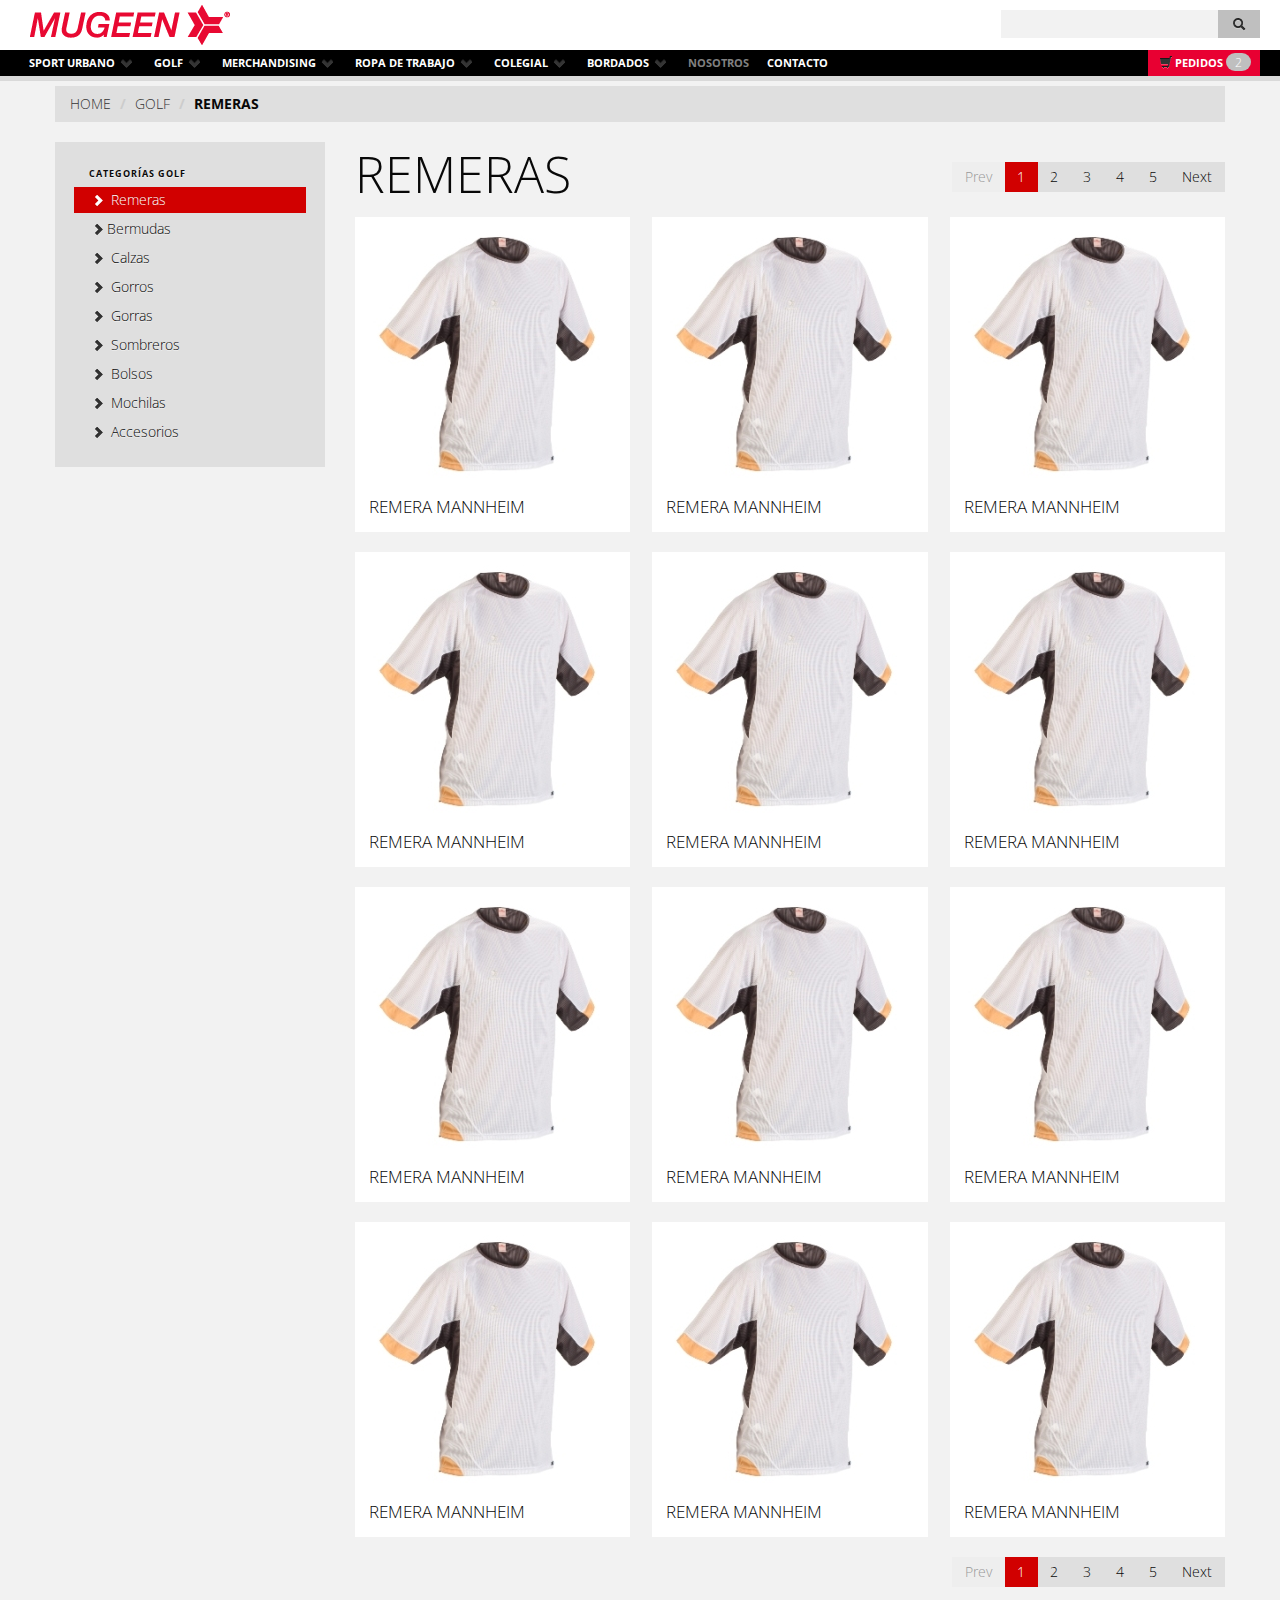
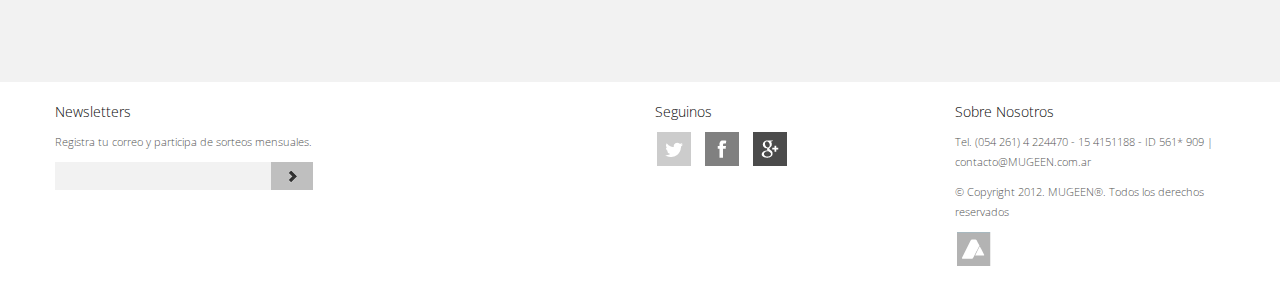
<file: products.html>
<!DOCTYPE html>
<!--[if lt IE 7]>      <html class="no-js lt-ie9 lt-ie8 lt-ie7"> <![endif]-->
<!--[if IE 7]>         <html class="no-js lt-ie9 lt-ie8"> <![endif]-->
<!--[if IE 8]>         <html class="no-js lt-ie9"> <![endif]-->
<!--[if gt IE 8]><!--> <html class="no-js"> <!--<![endif]-->
<head>
    <meta charset="utf-8">
    <meta http-equiv="X-UA-Compatible" content="IE=edge,chrome=1">
    <title>MUGEEN®</title>
    <META name="Copyright" content="Mugeen®">
    <meta name="description" content="Mugeen Gmbh. brinda asistencia y apoyo a la industria textil, entendiendo las necesidades específicas de cada caso.">
    <meta name="keywwords" content="mugeen, ropa, textiles, textil, diseños personalizados, golf, bordados, ropa de trabajo, uniformes, sport, tiempo libre, industrial, colegial, merchandising, chombas, pantalones, bermudas, buzos, chalecos, camperas, gorros, gorras, sombreros, bolsos, accesorios" />
    <meta name="viewport" content="width=device-width">

    <link rel="stylesheet" href="css/style.css">
    <link rel="stylesheet" href="css/style-responsive.css">

    <!-- HTML5 shim, for IE6-8 support of HTML5 elements -->
    <!--[if lt IE 9]>
      <script src="js/html5shiv.js"></script>
    <![endif]-->

    <!-- Fav and touch icons -->
    <link rel="apple-touch-icon-precomposed" sizes="144x144" href="apple-touch-icon-144-precomposed.png">
    <link rel="apple-touch-icon-precomposed" sizes="114x114" href="apple-touch-icon-114-precomposed.png">
    <link rel="apple-touch-icon-precomposed" sizes="72x72" href="apple-touch-icon-72-precomposed.png">
    <link rel="apple-touch-icon-precomposed" href="apple-touch-icon-57-precomposed.png">
    <link rel="shortcut icon" href="favicon.ico">
</head>

<body>
    <!--[if lt IE 7]>
        <p class="chromeframe">Usted esta usando un navegador <strong>obsoleto</strong>. Por favor <a href="http://browsehappy.com/">actualice su navegador</a> o <a href="http://www.google.com/chromeframe/?redirect=true">active Google Chrome Frame</a> para mejorar su experiencia.</p>
    <![endif]-->
    <div class="navbar navbar navbar-fixed-top">
        <div class="navbar-inner">
            <div class="container-fluid">
                <a class="btn btn-navbar" data-toggle="collapse" data-target=".nav-collapse">
                    <span class="icon-bar"></span>
                    <span class="icon-bar"></span>
                    <span class="icon-bar"></span>
                </a>
                <a class="brand" href="#">Mugeen</a>                
                <div class="nav-collapse collapse">
                    <ul class="nav">
                        <li class="dropdown">
                            <a href="#" class="dropdown-toggle" data-toggle="dropdown">Sport Urbano <i class="icon-chevron-down"></i></a>
                            <ul class="dropdown-menu">
                                <li><a href="#">Entrar</a></li>
                                <li class="divider"></li>
                                <li class="nav-header">Categorías</li>
                                <div class="columna">
                                    <li><a href="#">Bermudas</a></li>
                                    <li><a href="#">Calzas</a></li>
                                    <li><a href="#">Gorros</a></li>
                                    <li><a href="#">Gorras</a></li>
                                    <li><a href="#">Sombreros</a></li>
                                    <li><a href="#">Bolsos</a></li>
                                    <li><a href="#">Mochilas</a></li>
                                    <li><a href="#">Accesorios</a></li>
                                </div>  
                                <div class="columna">
                                    <li><a href="#">Bermudas</a></li>
                                    <li><a href="#">Calzas</a></li>
                                    <li><a href="#">Gorros</a></li>
                                    <li><a href="#">Gorras</a></li>
                                    <li><a href="#">Sombreros</a></li>
                                    <li><a href="#">Bolsos</a></li>
                                    <li><a href="#">Mochilas</a></li>
                                    <li><a href="#">Accesorios</a></li>
                                </div>                         
                            </ul>
                        </li>
                        <li class="dropdown">
                            <a href="#" class="dropdown-toggle" data-toggle="dropdown">Golf <i class="icon-chevron-down"></i></a>
                            <ul class="dropdown-menu">
                                <li><a href="#">Entrar</a></li>
                                <li class="divider"></li>
                                <li class="nav-header">Categorías</li>
                                <div class="columna">
                                    <li><a href="#">Bermudas</a></li>
                                    <li><a href="#">Calzas</a></li>
                                    <li><a href="#">Gorros</a></li>
                                    <li><a href="#">Gorras</a></li>
                                    <li><a href="#">Sombreros</a></li>
                                    <li><a href="#">Bolsos</a></li>
                                    <li><a href="#">Mochilas</a></li>
                                    <li><a href="#">Accesorios</a></li>
                                </div>  
                                <div class="columna">
                                    <li><a href="#">Bermudas</a></li>
                                    <li><a href="#">Calzas</a></li>
                                    <li><a href="#">Gorros</a></li>
                                    <li><a href="#">Gorras</a></li>
                                    <li><a href="#">Sombreros</a></li>
                                    <li><a href="#">Bolsos</a></li>
                                    <li><a href="#">Mochilas</a></li>
                                    <li><a href="#">Accesorios</a></li>
                                </div>                         
                            </ul>
                        </li>
                        <li class="dropdown">
                            <a href="#" class="dropdown-toggle" data-toggle="dropdown">Merchandising <i class="icon-chevron-down"></i></b></a>
                            <ul class="dropdown-menu">
                                <li><a href="#">Entrar</a></li>
                                <li class="divider"></li>
                                <li class="nav-header">Categorías</li>
                                <div class="columna">
                                    <li><a href="#">Bermudas</a></li>
                                    <li><a href="#">Calzas</a></li>
                                    <li><a href="#">Gorros</a></li>
                                    <li><a href="#">Gorras</a></li>
                                    <li><a href="#">Sombreros</a></li>
                                    <li><a href="#">Bolsos</a></li>
                                    <li><a href="#">Mochilas</a></li>
                                    <li><a href="#">Accesorios</a></li>
                                </div>  
                                <div class="columna">
                                    <li><a href="#">Bermudas</a></li>
                                    <li><a href="#">Calzas</a></li>
                                    <li><a href="#">Gorros</a></li>
                                    <li><a href="#">Gorras</a></li>
                                    <li><a href="#">Sombreros</a></li>
                                    <li><a href="#">Bolsos</a></li>
                                    <li><a href="#">Mochilas</a></li>
                                    <li><a href="#">Accesorios</a></li>
                                </div>                         
                            </ul>
                        </li>
                        <li class="dropdown">
                            <a href="#" class="dropdown-toggle" data-toggle="dropdown">Ropa de Trabajo <i class="icon-chevron-down"></i></b></a>
                            <ul class="dropdown-menu">
                                <li><a href="#">Entrar</a></li>
                                <li class="divider"></li>
                                <li class="nav-header">Categorías</li>
                                <div class="columna">
                                    <li><a href="#">Bermudas</a></li>
                                    <li><a href="#">Calzas</a></li>
                                    <li><a href="#">Gorros</a></li>
                                    <li><a href="#">Gorras</a></li>
                                    <li><a href="#">Sombreros</a></li>
                                    <li><a href="#">Bolsos</a></li>
                                    <li><a href="#">Mochilas</a></li>
                                    <li><a href="#">Accesorios</a></li>
                                </div>  
                                <div class="columna">
                                    <li><a href="#">Bermudas</a></li>
                                    <li><a href="#">Calzas</a></li>
                                    <li><a href="#">Gorros</a></li>
                                    <li><a href="#">Gorras</a></li>
                                    <li><a href="#">Sombreros</a></li>
                                    <li><a href="#">Bolsos</a></li>
                                    <li><a href="#">Mochilas</a></li>
                                    <li><a href="#">Accesorios</a></li>
                                </div>                         
                            </ul>
                        </li>
                        <li class="dropdown">
                            <a href="#" class="dropdown-toggle" data-toggle="dropdown">Colegial <i class="icon-chevron-down"></i></b></a>
                            <ul class="dropdown-menu">
                                <li><a href="#">Entrar</a></li>
                                <li class="divider"></li>
                                <li class="nav-header">Categorías</li>
                                <div class="columna">
                                    <li><a href="#">Bermudas</a></li>
                                    <li><a href="#">Calzas</a></li>
                                    <li><a href="#">Gorros</a></li>
                                    <li><a href="#">Gorras</a></li>
                                    <li><a href="#">Sombreros</a></li>
                                    <li><a href="#">Bolsos</a></li>
                                    <li><a href="#">Mochilas</a></li>
                                    <li><a href="#">Accesorios</a></li>
                                </div>  
                                <div class="columna">
                                    <li><a href="#">Bermudas</a></li>
                                    <li><a href="#">Calzas</a></li>
                                    <li><a href="#">Gorros</a></li>
                                    <li><a href="#">Gorras</a></li>
                                    <li><a href="#">Sombreros</a></li>
                                    <li><a href="#">Bolsos</a></li>
                                    <li><a href="#">Mochilas</a></li>
                                    <li><a href="#">Accesorios</a></li>
                                </div>                         
                            </ul>
                        </li>
                        <li class="dropdown">
                            <a href="#" class="dropdown-toggle" data-toggle="dropdown">Bordados <i class="icon-chevron-down"></i></a>
                            <ul class="dropdown-menu">
                                <li><a href="#">Entrar</a></li>
                                <li class="divider"></li>
                                <li class="nav-header">Categorías</li>
                                <div class="columna">
                                    <li><a href="#">Bermudas</a></li>
                                    <li><a href="#">Calzas</a></li>
                                    <li><a href="#">Gorros</a></li>
                                    <li><a href="#">Gorras</a></li>
                                    <li><a href="#">Sombreros</a></li>
                                    <li><a href="#">Bolsos</a></li>
                                    <li><a href="#">Mochilas</a></li>
                                    <li><a href="#">Accesorios</a></li>
                                </div>  
                                <div class="columna">
                                    <li><a href="#">Bermudas</a></li>
                                    <li><a href="#">Calzas</a></li>
                                    <li><a href="#">Gorros</a></li>
                                    <li><a href="#">Gorras</a></li>
                                    <li><a href="#">Sombreros</a></li>
                                    <li><a href="#">Bolsos</a></li>
                                    <li><a href="#">Mochilas</a></li>
                                    <li><a href="#">Accesorios</a></li>
                                </div>                         
                            </ul>
                        </li>
                        <li class="active"><a href="#">Nosotros</a></li>
                        <li><a href="#">Contacto</a></li>
                        <li id="pedidos"><a href="#"><i class="icon-shopping-cart"></i>Pedidos  <span class="badge">2</span></a></li>
                    </ul>
                    <form class="navbar-form pull-right">
                        <input id="appendedInputButtons" type="text">
                        <button class="btn" type="button"><i class="icon-search"></i></button>
                    </form>
                </div><!--/.nav-collapse -->
            </div>
        </div>
    </div>

    <div class="container">
        <div class="row">
            <div class="span12">
                <ul class="breadcrumb">
                    <li><a href="index.html">Home</a> <span class="divider">/</span></li>
                    <li><a href="section.html">Golf</a> <span class="divider">/</span></li>
                    <li class="active">Remeras</li>
                </ul>
            </div>
            <div class="span3">
                <div class="well sidebar-nav no-mobile">
                    <ul class="nav nav-list">
                        <li class="nav-header">Categorías Golf</li>
                        <li class="active"><a href="products.html"><i class="icon-chevron-right"></i> Remeras</a></li>
                        <li><a href="#"><i class="icon-chevron-right"></i>Bermudas</a></li>
                        <li><a href="#"><i class="icon-chevron-right"></i> Calzas</a></li>
                        <li><a href="#"><i class="icon-chevron-right"></i> Gorros</a></li>
                        <li><a href="#"><i class="icon-chevron-right"></i> Gorras</a></li>
                        <li><a href="#"><i class="icon-chevron-right"></i> Sombreros</a></li>
                        <li><a href="#"><i class="icon-chevron-right"></i> Bolsos</a></li>
                        <li><a href="#"><i class="icon-chevron-right"></i> Mochilas</a></li>
                        <li><a href="#"><i class="icon-chevron-right"></i> Accesorios</a></li>
                    </ul>
                </div><!--/.well -->
            </div><!--/span-->
            <div class="span9">
                <h1>Remeras</h1>
                <div class="pagination pagination-right no-mobile">
                    <ul>
                        <li class="disabled"><a href="#">Prev</a></li>
                        <li class="active"><a href="#">1</a></li>
                        <li><a href="#">2</a></li>
                        <li><a href="#">3</a></li>
                        <li><a href="#">4</a></li>
                        <li><a href="#">5</a></li>
                        <li><a href="#">Next</a></li>
                    </ul>
                </div>
                <div class="row-fluid">
                    <ul class="thumbnails">
                        <li class="span4">
                            <a href="product.html" class="thumbnail">
                                <img data-src="holder.js/300x300" alt="300x300" src="img/products/rem001-300.jpg">
                                <div class="caption">
                                    <h3>Remera Mannheim</h3>
                                </div>
                            </a>
                        </li>
                        <li class="span4">
                            <a href="#" class="thumbnail">
                                <img data-src="holder.js/300x300" alt="300x300" src="img/products/rem001-300.jpg">
                                <div class="caption">
                                    <h3>Remera Mannheim</h3>
                                </div>
                            </a>
                        </li>
                        <li class="span4">
                            <a href="#" class="thumbnail">
                                <img data-src="holder.js/300x300" alt="300x300" src="img/products/rem001-300.jpg">
                                <div class="caption">
                                    <h3>Remera Mannheim</h3>
                                </div>
                            </a>
                        </li>
                    </ul>
                </div>
                <div class="row-fluid">
                    <ul class="thumbnails">
                        <li class="span4">
                            <a href="#" class="thumbnail">
                                <img data-src="holder.js/300x300" alt="300x300" src="img/products/rem001-300.jpg">
                                <div class="caption">
                                    <h3>Remera Mannheim</h3>
                                </div>
                            </a>
                        </li>
                        <li class="span4">
                            <a href="#" class="thumbnail">
                                <img data-src="holder.js/300x300" alt="300x300" src="img/products/rem001-300.jpg">
                                <div class="caption">
                                    <h3>Remera Mannheim</h3>
                                </div>
                            </a>
                        </li>
                        <li class="span4">
                            <a href="#" class="thumbnail">
                                <img data-src="holder.js/300x300" alt="300x300" src="img/products/rem001-300.jpg">
                                <div class="caption">
                                    <h3>Remera Mannheim</h3>
                                </div>
                            </a>
                        </li>
                    </ul>
                </div>
                <div class="row-fluid">
                    <ul class="thumbnails">
                        <li class="span4">
                            <a href="#" class="thumbnail">
                                <img data-src="holder.js/300x300" alt="300x300" src="img/products/rem001-300.jpg">
                                <div class="caption">
                                    <h3>Remera Mannheim</h3>
                                </div>
                            </a>
                        </li>
                        <li class="span4">
                            <a href="#" class="thumbnail">
                                <img data-src="holder.js/300x300" alt="300x300" src="img/products/rem001-300.jpg">
                                <div class="caption">
                                    <h3>Remera Mannheim</h3>
                                </div>
                            </a>
                        </li>
                        <li class="span4">
                            <a href="#" class="thumbnail">
                                <img data-src="holder.js/300x300" alt="300x300" src="img/products/rem001-300.jpg">
                                <div class="caption">
                                    <h3>Remera Mannheim</h3>
                                </div>
                            </a>
                        </li>
                    </ul>
                </div>
                <div class="row-fluid">
                    <ul class="thumbnails">
                        <li class="span4">
                            <a href="#" class="thumbnail">
                                <img data-src="holder.js/300x300" alt="300x300" src="img/products/rem001-300.jpg">
                                <div class="caption">
                                    <h3>Remera Mannheim</h3>
                                </div>
                            </a>
                        </li>
                        <li class="span4">
                            <a href="#" class="thumbnail">
                                <img data-src="holder.js/300x300" alt="300x300" src="img/products/rem001-300.jpg">
                                <div class="caption">
                                    <h3>Remera Mannheim</h3>
                                </div>
                            </a>
                        </li>
                        <li class="span4">
                            <a href="#" class="thumbnail">
                                <img data-src="holder.js/300x300" alt="300x300" src="img/products/rem001-300.jpg">
                                <div class="caption">
                                    <h3>Remera Mannheim</h3>
                                </div>
                            </a>
                        </li>
                    </ul>
                </div>
            </div><!--/span-->
            <div class="pagination pagination-right">
                <ul>
                    <li class="disabled"><a href="#">Prev</a></li>
                    <li class="active"><a href="#">1</a></li>
                    <li><a href="#">2</a></li>
                    <li><a href="#">3</a></li>
                    <li><a href="#">4</a></li>
                    <li><a href="#">5</a></li>
                    <li><a href="#">Next</a></li>
                </ul>
            </div>
        </div><!--/row-->
    </div>

    <footer class="footer">
        <div class="container">
            <div class="row">
                <div class="span6">
                    <h4>Newsletters</h4>
                    <p>Registra tu correo y participa de sorteos mensuales.</p>
                    <form class="form">
                        <input id="appendedInputButtons" type="text">
                        <button class="btn" type="button"><i class="icon-chevron-right"></i></button>
                    </form>
                </div>
                <div class="span3 follow">
                    <h4>Seguinos</h4>
                    <ul>
                        <li><div class="icon-redes icon-twitter"></div></li>
                        <li><div class="icon-redes icon-facebook"></div></li>
                        <li><div class="icon-redes icon-gplus"></div></li>
                    </ul>
                </div>
                <div class="span3">
                    <h4>Sobre Nosotros</h4>
                    <address>
                        <p>Tel. (054 261) 4 224470 - 15 4151188 - ID 561* 909 | contacto@MUGEEN.com.ar</p>
                        <p>© Copyright 2012. MUGEEN®. Todos los derechos reservados</p>
                    </address>
                    <div class="icon-redes icon-afip"></div>
                </div>
            </div>
        </div>
    </footer>

    <script src="//ajax.googleapis.com/ajax/libs/jquery/1.10.1/jquery.min.js"></script>
    <script>window.jQuery || document.write('<script src="js/vendor/jquery-1.10.1.min.js"><\/script>')</script>

    <script src="js/vendor/bootstrap.min.js"></script>

    <script src="js/plugins.js"></script>
    <script src="js/main.js"></script>

    <script src="js/vendor/modernizr-2.6.2-respond-1.1.0.min.js"></script>

    <script>
        var _gaq=[['_setAccount','UA-XXXXX-X'],['_trackPageview']];
            (function(d,t){var g=d.createElement(t),s=d.getElementsByTagName(t)[0];
            g.src='//www.google-analytics.com/ga.js';
            s.parentNode.insertBefore(g,s)}(document,'script'));
    </script>
</body>
</html>
</file>
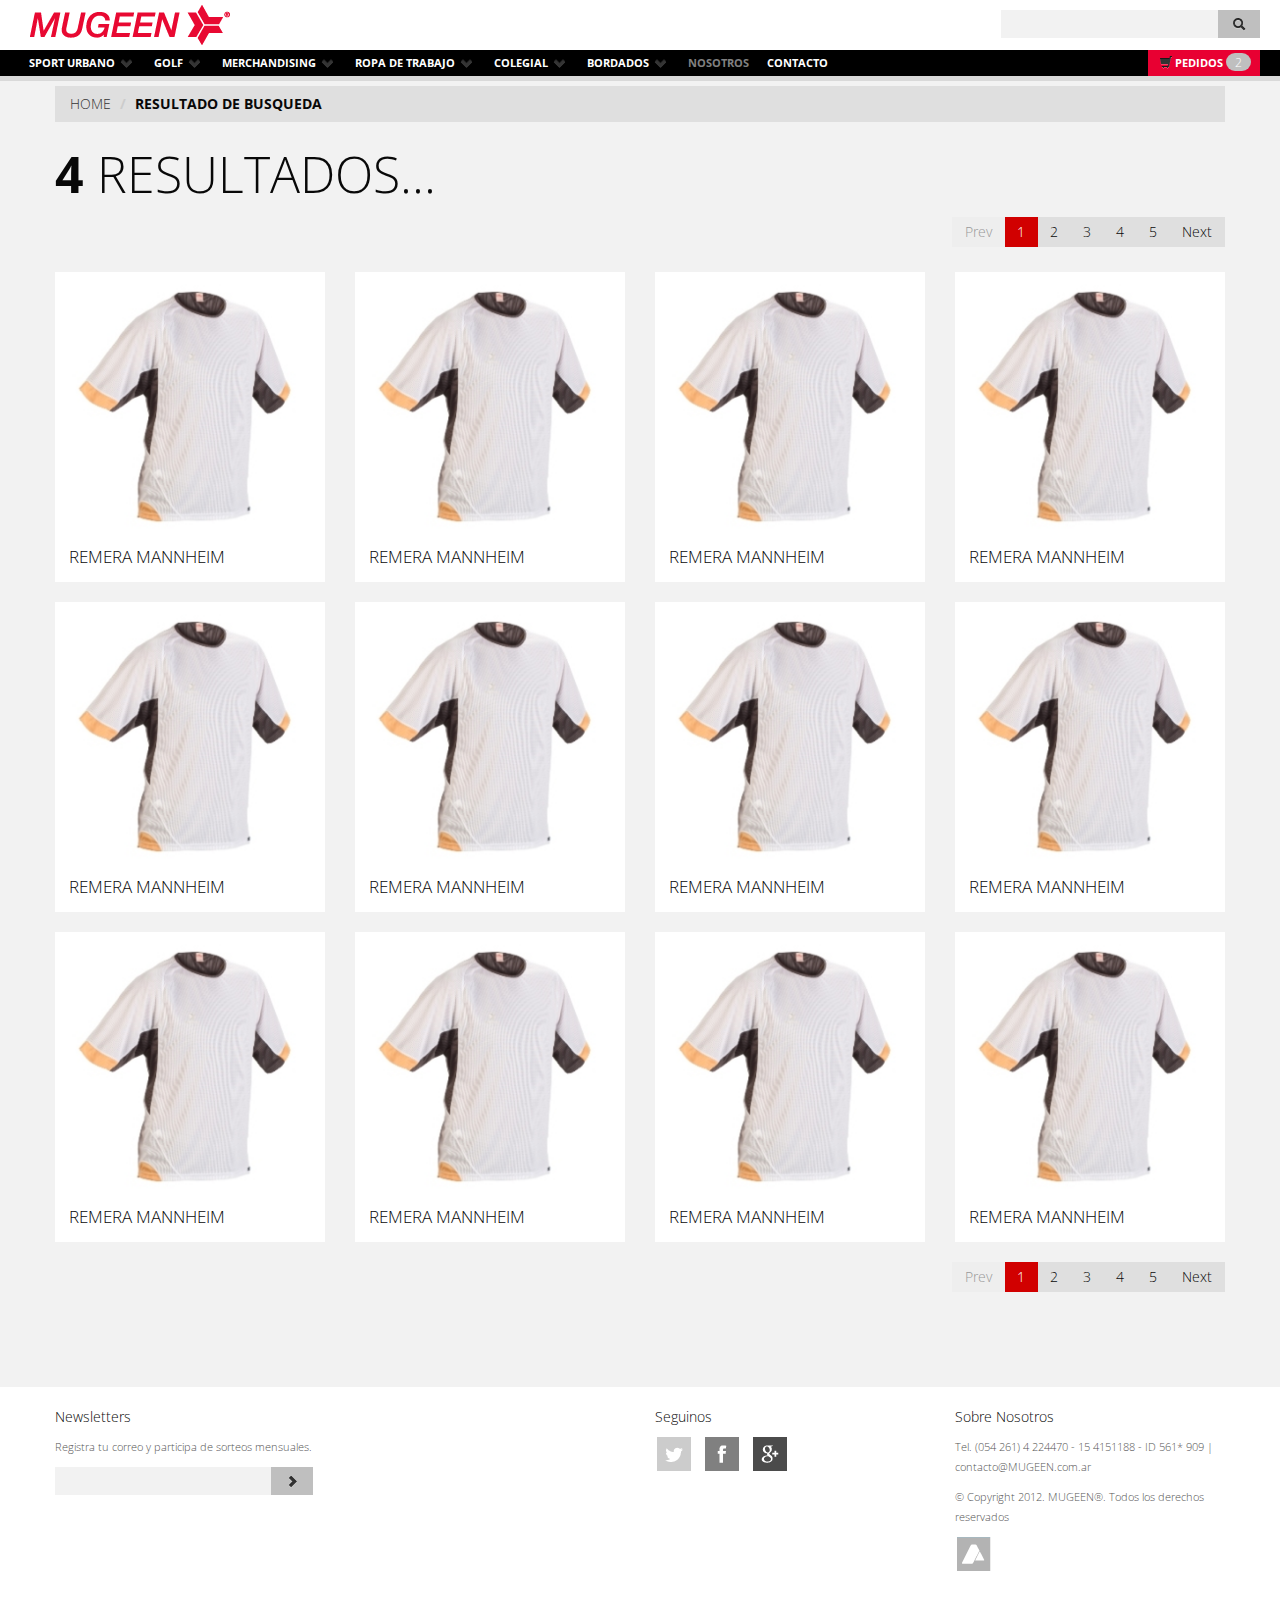
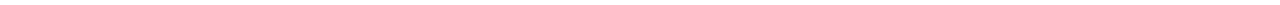
<file: search.html>
<!DOCTYPE html>
<!--[if lt IE 7]>      <html class="no-js lt-ie9 lt-ie8 lt-ie7"> <![endif]-->
<!--[if IE 7]>         <html class="no-js lt-ie9 lt-ie8"> <![endif]-->
<!--[if IE 8]>         <html class="no-js lt-ie9"> <![endif]-->
<!--[if gt IE 8]><!--> <html class="no-js"> <!--<![endif]-->
<head>
    <meta charset="utf-8">
    <meta http-equiv="X-UA-Compatible" content="IE=edge,chrome=1">
    <title>MUGEEN® Resultado de busqueda</title>
    <META name="Copyright" content="Mugeen®">
    <meta name="description" content="Mugeen Gmbh. brinda asistencia y apoyo a la industria textil, entendiendo las necesidades específicas de cada caso.">
    <meta name="keywwords" content="mugeen, ropa, textiles, textil, diseños personalizados, golf, bordados, ropa de trabajo, uniformes, sport, tiempo libre, industrial, colegial, merchandising, chombas, pantalones, bermudas, buzos, chalecos, camperas, gorros, gorras, sombreros, bolsos, accesorios" />
    <meta name="viewport" content="width=device-width">

    <link rel="stylesheet" href="css/style.css">
    <link rel="stylesheet" href="css/style-responsive.css">

    <!-- HTML5 shim, for IE6-8 support of HTML5 elements -->
    <!--[if lt IE 9]>
      <script src="js/html5shiv.js"></script>
    <![endif]-->

    <!-- Fav and touch icons -->
    <link rel="apple-touch-icon-precomposed" sizes="144x144" href="apple-touch-icon-144-precomposed.png">
    <link rel="apple-touch-icon-precomposed" sizes="114x114" href="apple-touch-icon-114-precomposed.png">
    <link rel="apple-touch-icon-precomposed" sizes="72x72" href="apple-touch-icon-72-precomposed.png">
    <link rel="apple-touch-icon-precomposed" href="apple-touch-icon-57-precomposed.png">
    <link rel="shortcut icon" href="favicon.ico">
</head>

<body>
    <!--[if lt IE 7]>
        <p class="chromeframe">Usted esta usando un navegador <strong>obsoleto</strong>. Por favor <a href="http://browsehappy.com/">actualice su navegador</a> o <a href="http://www.google.com/chromeframe/?redirect=true">active Google Chrome Frame</a> para mejorar su experiencia.</p>
    <![endif]-->
    <div class="navbar navbar navbar-fixed-top">
        <div class="navbar-inner">
            <div class="container-fluid">
                <a class="btn btn-navbar" data-toggle="collapse" data-target=".nav-collapse">
                    <span class="icon-bar"></span>
                    <span class="icon-bar"></span>
                    <span class="icon-bar"></span>
                </a>
                <a class="brand" href="#">Mugeen</a>                
                <div class="nav-collapse collapse">
                    <ul class="nav">
                        <li class="dropdown">
                            <a href="#" class="dropdown-toggle" data-toggle="dropdown">Sport Urbano <i class="icon-chevron-down"></i></a>
                            <ul class="dropdown-menu">
                                <li><a href="#">Entrar</a></li>
                                <li class="divider"></li>
                                <li class="nav-header">Categorías</li>
                                <div class="columna">
                                    <li><a href="#">Bermudas</a></li>
                                    <li><a href="#">Calzas</a></li>
                                    <li><a href="#">Gorros</a></li>
                                    <li><a href="#">Gorras</a></li>
                                    <li><a href="#">Sombreros</a></li>
                                    <li><a href="#">Bolsos</a></li>
                                    <li><a href="#">Mochilas</a></li>
                                    <li><a href="#">Accesorios</a></li>
                                </div>  
                                <div class="columna">
                                    <li><a href="#">Bermudas</a></li>
                                    <li><a href="#">Calzas</a></li>
                                    <li><a href="#">Gorros</a></li>
                                    <li><a href="#">Gorras</a></li>
                                    <li><a href="#">Sombreros</a></li>
                                    <li><a href="#">Bolsos</a></li>
                                    <li><a href="#">Mochilas</a></li>
                                    <li><a href="#">Accesorios</a></li>
                                </div>                         
                            </ul>
                        </li>
                        <li class="dropdown">
                            <a href="#" class="dropdown-toggle" data-toggle="dropdown">Golf <i class="icon-chevron-down"></i></a>
                            <ul class="dropdown-menu">
                                <li><a href="#">Entrar</a></li>
                                <li class="divider"></li>
                                <li class="nav-header">Categorías</li>
                                <div class="columna">
                                    <li><a href="#">Bermudas</a></li>
                                    <li><a href="#">Calzas</a></li>
                                    <li><a href="#">Gorros</a></li>
                                    <li><a href="#">Gorras</a></li>
                                    <li><a href="#">Sombreros</a></li>
                                    <li><a href="#">Bolsos</a></li>
                                    <li><a href="#">Mochilas</a></li>
                                    <li><a href="#">Accesorios</a></li>
                                </div>  
                                <div class="columna">
                                    <li><a href="#">Bermudas</a></li>
                                    <li><a href="#">Calzas</a></li>
                                    <li><a href="#">Gorros</a></li>
                                    <li><a href="#">Gorras</a></li>
                                    <li><a href="#">Sombreros</a></li>
                                    <li><a href="#">Bolsos</a></li>
                                    <li><a href="#">Mochilas</a></li>
                                    <li><a href="#">Accesorios</a></li>
                                </div>                         
                            </ul>
                        </li>
                        <li class="dropdown">
                            <a href="#" class="dropdown-toggle" data-toggle="dropdown">Merchandising <i class="icon-chevron-down"></i></b></a>
                            <ul class="dropdown-menu">
                                <li><a href="#">Entrar</a></li>
                                <li class="divider"></li>
                                <li class="nav-header">Categorías</li>
                                <div class="columna">
                                    <li><a href="#">Bermudas</a></li>
                                    <li><a href="#">Calzas</a></li>
                                    <li><a href="#">Gorros</a></li>
                                    <li><a href="#">Gorras</a></li>
                                    <li><a href="#">Sombreros</a></li>
                                    <li><a href="#">Bolsos</a></li>
                                    <li><a href="#">Mochilas</a></li>
                                    <li><a href="#">Accesorios</a></li>
                                </div>  
                                <div class="columna">
                                    <li><a href="#">Bermudas</a></li>
                                    <li><a href="#">Calzas</a></li>
                                    <li><a href="#">Gorros</a></li>
                                    <li><a href="#">Gorras</a></li>
                                    <li><a href="#">Sombreros</a></li>
                                    <li><a href="#">Bolsos</a></li>
                                    <li><a href="#">Mochilas</a></li>
                                    <li><a href="#">Accesorios</a></li>
                                </div>                         
                            </ul>
                        </li>
                        <li class="dropdown">
                            <a href="#" class="dropdown-toggle" data-toggle="dropdown">Ropa de Trabajo <i class="icon-chevron-down"></i></b></a>
                            <ul class="dropdown-menu">
                                <li><a href="#">Entrar</a></li>
                                <li class="divider"></li>
                                <li class="nav-header">Categorías</li>
                                <div class="columna">
                                    <li><a href="#">Bermudas</a></li>
                                    <li><a href="#">Calzas</a></li>
                                    <li><a href="#">Gorros</a></li>
                                    <li><a href="#">Gorras</a></li>
                                    <li><a href="#">Sombreros</a></li>
                                    <li><a href="#">Bolsos</a></li>
                                    <li><a href="#">Mochilas</a></li>
                                    <li><a href="#">Accesorios</a></li>
                                </div>  
                                <div class="columna">
                                    <li><a href="#">Bermudas</a></li>
                                    <li><a href="#">Calzas</a></li>
                                    <li><a href="#">Gorros</a></li>
                                    <li><a href="#">Gorras</a></li>
                                    <li><a href="#">Sombreros</a></li>
                                    <li><a href="#">Bolsos</a></li>
                                    <li><a href="#">Mochilas</a></li>
                                    <li><a href="#">Accesorios</a></li>
                                </div>                         
                            </ul>
                        </li>
                        <li class="dropdown">
                            <a href="#" class="dropdown-toggle" data-toggle="dropdown">Colegial <i class="icon-chevron-down"></i></b></a>
                            <ul class="dropdown-menu">
                                <li><a href="#">Entrar</a></li>
                                <li class="divider"></li>
                                <li class="nav-header">Categorías</li>
                                <div class="columna">
                                    <li><a href="#">Bermudas</a></li>
                                    <li><a href="#">Calzas</a></li>
                                    <li><a href="#">Gorros</a></li>
                                    <li><a href="#">Gorras</a></li>
                                    <li><a href="#">Sombreros</a></li>
                                    <li><a href="#">Bolsos</a></li>
                                    <li><a href="#">Mochilas</a></li>
                                    <li><a href="#">Accesorios</a></li>
                                </div>  
                                <div class="columna">
                                    <li><a href="#">Bermudas</a></li>
                                    <li><a href="#">Calzas</a></li>
                                    <li><a href="#">Gorros</a></li>
                                    <li><a href="#">Gorras</a></li>
                                    <li><a href="#">Sombreros</a></li>
                                    <li><a href="#">Bolsos</a></li>
                                    <li><a href="#">Mochilas</a></li>
                                    <li><a href="#">Accesorios</a></li>
                                </div>                         
                            </ul>
                        </li>
                        <li class="dropdown">
                            <a href="#" class="dropdown-toggle" data-toggle="dropdown">Bordados <i class="icon-chevron-down"></i></a>
                            <ul class="dropdown-menu">
                                <li><a href="#">Entrar</a></li>
                                <li class="divider"></li>
                                <li class="nav-header">Categorías</li>
                                <div class="columna">
                                    <li><a href="#">Bermudas</a></li>
                                    <li><a href="#">Calzas</a></li>
                                    <li><a href="#">Gorros</a></li>
                                    <li><a href="#">Gorras</a></li>
                                    <li><a href="#">Sombreros</a></li>
                                    <li><a href="#">Bolsos</a></li>
                                    <li><a href="#">Mochilas</a></li>
                                    <li><a href="#">Accesorios</a></li>
                                </div>  
                                <div class="columna">
                                    <li><a href="#">Bermudas</a></li>
                                    <li><a href="#">Calzas</a></li>
                                    <li><a href="#">Gorros</a></li>
                                    <li><a href="#">Gorras</a></li>
                                    <li><a href="#">Sombreros</a></li>
                                    <li><a href="#">Bolsos</a></li>
                                    <li><a href="#">Mochilas</a></li>
                                    <li><a href="#">Accesorios</a></li>
                                </div>                         
                            </ul>
                        </li>
                        <li class="active"><a href="#">Nosotros</a></li>
                        <li><a href="#">Contacto</a></li>
                        <li id="pedidos"><a href="#"><i class="icon-shopping-cart"></i>Pedidos  <span class="badge">2</span></a></li>
                    </ul>
                    <form class="navbar-form pull-right">
                        <input id="appendedInputButtons" type="text">
                        <button class="btn" type="button"><i class="icon-search"></i></button>
                    </form>
                </div><!--/.nav-collapse -->
            </div>
        </div>
    </div>

    <div class="container">
        <div class="row">
            <div class="span12">
                <ul class="breadcrumb">
                    <li><a href="index.html">Home</a> <span class="divider">/</span></li>
                    <li class="active">Resultado de Busqueda</li>
                </ul>
            </div>
            <div class="span12">
                <h1><strong>4</strong> resultados...</h1>
                <div class="pagination pagination-right no-mobile">
                    <ul>
                        <li class="disabled"><a href="#">Prev</a></li>
                        <li class="active"><a href="#">1</a></li>
                        <li><a href="#">2</a></li>
                        <li><a href="#">3</a></li>
                        <li><a href="#">4</a></li>
                        <li><a href="#">5</a></li>
                        <li><a href="#">Next</a></li>
                    </ul>
                </div>
                <div class="row-fluid">
                    <ul class="thumbnails">
                        <li class="span3">
                            <a href="product.html" class="thumbnail">
                                <img data-src="holder.js/300x300" alt="300x300" src="img/products/rem001-300.jpg">
                                <div class="caption">
                                    <h3>Remera Mannheim</h3>
                                </div>
                            </a>
                        </li>
                        <li class="span3">
                            <a href="#" class="thumbnail">
                                <img data-src="holder.js/300x300" alt="300x300" src="img/products/rem001-300.jpg">
                                <div class="caption">
                                    <h3>Remera Mannheim</h3>
                                </div>
                            </a>
                        </li>
                        <li class="span3">
                            <a href="#" class="thumbnail">
                                <img data-src="holder.js/300x300" alt="300x300" src="img/products/rem001-300.jpg">
                                <div class="caption">
                                    <h3>Remera Mannheim</h3>
                                </div>
                            </a>
                        </li>
                        <li class="span3">
                            <a href="#" class="thumbnail">
                                <img data-src="holder.js/300x300" alt="300x300" src="img/products/rem001-300.jpg">
                                <div class="caption">
                                    <h3>Remera Mannheim</h3>
                                </div>
                            </a>
                        </li>
                    </ul>
                </div>
                <div class="row-fluid">
                    <ul class="thumbnails">
                        <li class="span3">
                            <a href="product.html" class="thumbnail">
                                <img data-src="holder.js/300x300" alt="300x300" src="img/products/rem001-300.jpg">
                                <div class="caption">
                                    <h3>Remera Mannheim</h3>
                                </div>
                            </a>
                        </li>
                        <li class="span3">
                            <a href="#" class="thumbnail">
                                <img data-src="holder.js/300x300" alt="300x300" src="img/products/rem001-300.jpg">
                                <div class="caption">
                                    <h3>Remera Mannheim</h3>
                                </div>
                            </a>
                        </li>
                        <li class="span3">
                            <a href="#" class="thumbnail">
                                <img data-src="holder.js/300x300" alt="300x300" src="img/products/rem001-300.jpg">
                                <div class="caption">
                                    <h3>Remera Mannheim</h3>
                                </div>
                            </a>
                        </li>
                        <li class="span3">
                            <a href="#" class="thumbnail">
                                <img data-src="holder.js/300x300" alt="300x300" src="img/products/rem001-300.jpg">
                                <div class="caption">
                                    <h3>Remera Mannheim</h3>
                                </div>
                            </a>
                        </li>
                    </ul>
                </div>
                <div class="row-fluid">
                    <ul class="thumbnails">
                        <li class="span3">
                            <a href="product.html" class="thumbnail">
                                <img data-src="holder.js/300x300" alt="300x300" src="img/products/rem001-300.jpg">
                                <div class="caption">
                                    <h3>Remera Mannheim</h3>
                                </div>
                            </a>
                        </li>
                        <li class="span3">
                            <a href="#" class="thumbnail">
                                <img data-src="holder.js/300x300" alt="300x300" src="img/products/rem001-300.jpg">
                                <div class="caption">
                                    <h3>Remera Mannheim</h3>
                                </div>
                            </a>
                        </li>
                        <li class="span3">
                            <a href="#" class="thumbnail">
                                <img data-src="holder.js/300x300" alt="300x300" src="img/products/rem001-300.jpg">
                                <div class="caption">
                                    <h3>Remera Mannheim</h3>
                                </div>
                            </a>
                        </li>
                        <li class="span3">
                            <a href="#" class="thumbnail">
                                <img data-src="holder.js/300x300" alt="300x300" src="img/products/rem001-300.jpg">
                                <div class="caption">
                                    <h3>Remera Mannheim</h3>
                                </div>
                            </a>
                        </li>
                    </ul>
                </div>
            </div><!--/span-->
            <div class="pagination pagination-right">
                <ul>
                    <li class="disabled"><a href="#">Prev</a></li>
                    <li class="active"><a href="#">1</a></li>
                    <li><a href="#">2</a></li>
                    <li><a href="#">3</a></li>
                    <li><a href="#">4</a></li>
                    <li><a href="#">5</a></li>
                    <li><a href="#">Next</a></li>
                </ul>
            </div>
        </div><!--/row-->
    </div><!--/container-->
</div>

    <footer class="footer">
        <div class="container">
            <div class="row">
                <div class="span6">
                    <h4>Newsletters</h4>
                    <p>Registra tu correo y participa de sorteos mensuales.</p>
                    <form class="form">
                        <input id="appendedInputButtons" type="text">
                        <button class="btn" type="button"><i class="icon-chevron-right"></i></button>
                    </form>
                </div>
                <div class="span3 follow">
                    <h4>Seguinos</h4>
                    <ul>
                        <li><div class="icon-redes icon-twitter"></div></li>
                        <li><div class="icon-redes icon-facebook"></div></li>
                        <li><div class="icon-redes icon-gplus"></div></li>
                    </ul>
                </div>
                <div class="span3">
                    <h4>Sobre Nosotros</h4>
                    <address>
                        <p>Tel. (054 261) 4 224470 - 15 4151188 - ID 561* 909 | contacto@MUGEEN.com.ar</p>
                        <p>© Copyright 2012. MUGEEN®. Todos los derechos reservados</p>
                    </address>
                    <div class="icon-redes icon-afip"></div>
                </div>
            </div>
        </div>
    </footer>

    <script src="//ajax.googleapis.com/ajax/libs/jquery/1.10.1/jquery.min.js"></script>
    <script>window.jQuery || document.write('<script src="js/vendor/jquery-1.10.1.min.js"><\/script>')</script>

    <script src="js/vendor/bootstrap.min.js"></script>
    <script src="js/plugins.js"></script>
    <script src="js/main.js"></script>

    <script src="js/vendor/modernizr-2.6.2-respond-1.1.0.min.js"></script>

    <script>
        var _gaq=[['_setAccount','UA-XXXXX-X'],['_trackPageview']];
            (function(d,t){var g=d.createElement(t),s=d.getElementsByTagName(t)[0];
            g.src='//www.google-analytics.com/ga.js';
            s.parentNode.insertBefore(g,s)}(document,'script'));
    </script>
</body>
</html>
</file>
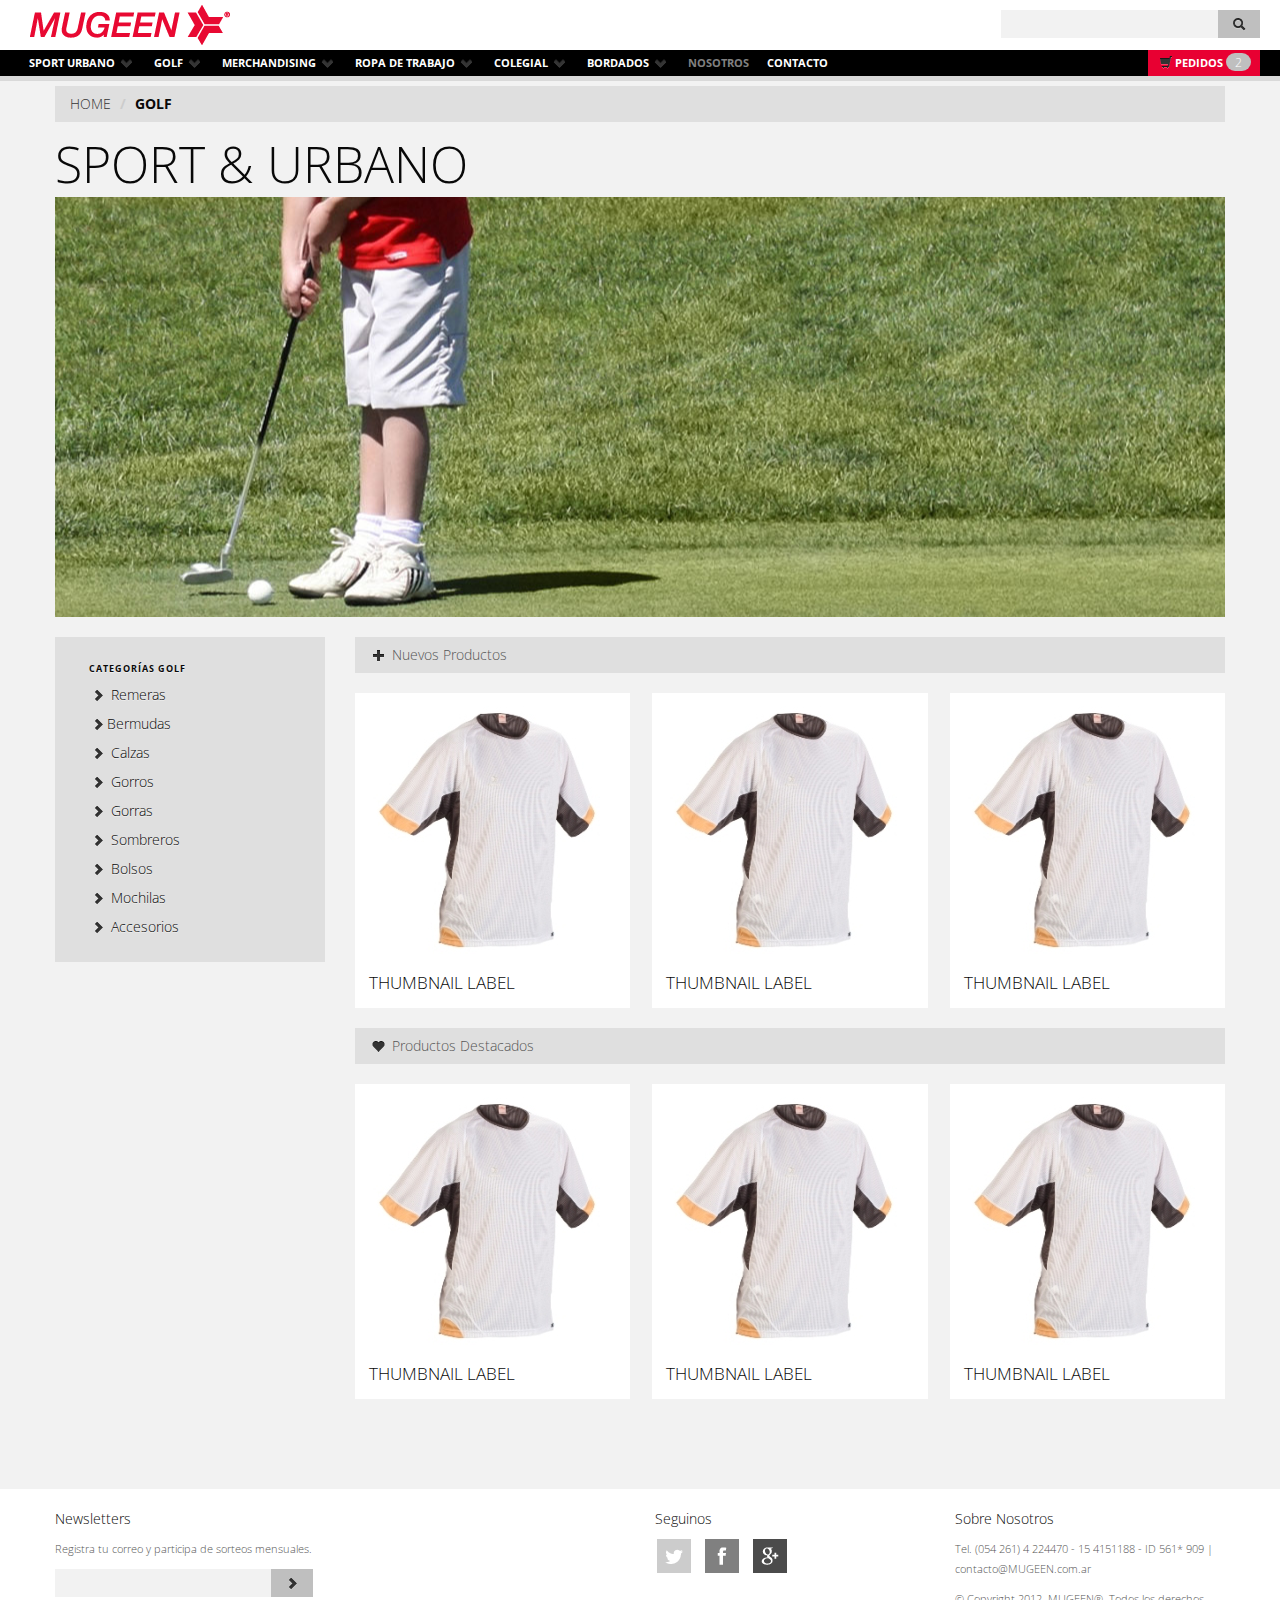
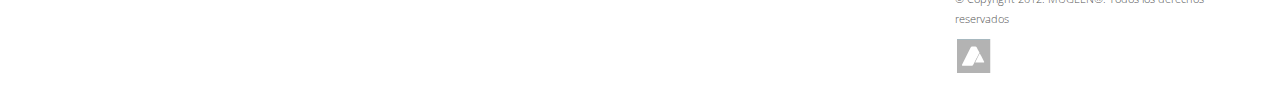
<file: section.html>
<!DOCTYPE html>
<!--[if lt IE 7]>      <html class="no-js lt-ie9 lt-ie8 lt-ie7"> <![endif]-->
<!--[if IE 7]>         <html class="no-js lt-ie9 lt-ie8"> <![endif]-->
<!--[if IE 8]>         <html class="no-js lt-ie9"> <![endif]-->
<!--[if gt IE 8]><!--> <html class="no-js"> <!--<![endif]-->
<head>
    <meta charset="utf-8">
    <meta http-equiv="X-UA-Compatible" content="IE=edge,chrome=1">
    <title>MUGEEN®</title>
    <META name="Copyright" content="Mugeen®">
    <meta name="description" content="Mugeen Gmbh. brinda asistencia y apoyo a la industria textil, entendiendo las necesidades específicas de cada caso.">
    <meta name="keywwords" content="mugeen, ropa, textiles, textil, diseños personalizados, golf, bordados, ropa de trabajo, uniformes, sport, tiempo libre, industrial, colegial, merchandising, chombas, pantalones, bermudas, buzos, chalecos, camperas, gorros, gorras, sombreros, bolsos, accesorios" />
    <meta name="viewport" content="width=device-width">

    <link rel="stylesheet" href="css/style.css">
    <link rel="stylesheet" href="css/style-responsive.css">

    <!-- HTML5 shim, for IE6-8 support of HTML5 elements -->
    <!--[if lt IE 9]>
      <script src="js/html5shiv.js"></script>
    <![endif]-->

    <!-- Fav and touch icons -->
    <link rel="apple-touch-icon-precomposed" sizes="144x144" href="apple-touch-icon-144-precomposed.png">
    <link rel="apple-touch-icon-precomposed" sizes="114x114" href="apple-touch-icon-114-precomposed.png">
    <link rel="apple-touch-icon-precomposed" sizes="72x72" href="apple-touch-icon-72-precomposed.png">
    <link rel="apple-touch-icon-precomposed" href="apple-touch-icon-57-precomposed.png">
    <link rel="shortcut icon" href="favicon.ico">
</head>

<body>
    <!--[if lt IE 7]>
        <p class="chromeframe">Usted esta usando un navegador <strong>obsoleto</strong>. Por favor <a href="http://browsehappy.com/">actualice su navegador</a> o <a href="http://www.google.com/chromeframe/?redirect=true">active Google Chrome Frame</a> para mejorar su experiencia.</p>
    <![endif]-->
    <div class="navbar navbar navbar-fixed-top">
        <div class="navbar-inner">
            <div class="container-fluid">
                <a class="btn btn-navbar" data-toggle="collapse" data-target=".nav-collapse">
                    <span class="icon-bar"></span>
                    <span class="icon-bar"></span>
                    <span class="icon-bar"></span>
                </a>
                <a class="brand" href="#">Mugeen</a>                
                <div class="nav-collapse collapse">
                    <ul class="nav">
                        <li class="dropdown">
                            <a href="#" class="dropdown-toggle" data-toggle="dropdown">Sport Urbano <i class="icon-chevron-down"></i></a>
                            <ul class="dropdown-menu">
                                <li><a href="#">Entrar</a></li>
                                <li class="divider"></li>
                                <li class="nav-header">Categorías</li>
                                <div class="columna">
                                    <li><a href="#">Bermudas</a></li>
                                    <li><a href="#">Calzas</a></li>
                                    <li><a href="#">Gorros</a></li>
                                    <li><a href="#">Gorras</a></li>
                                    <li><a href="#">Sombreros</a></li>
                                    <li><a href="#">Bolsos</a></li>
                                    <li><a href="#">Mochilas</a></li>
                                    <li><a href="#">Accesorios</a></li>
                                </div>  
                                <div class="columna">
                                    <li><a href="#">Bermudas</a></li>
                                    <li><a href="#">Calzas</a></li>
                                    <li><a href="#">Gorros</a></li>
                                    <li><a href="#">Gorras</a></li>
                                    <li><a href="#">Sombreros</a></li>
                                    <li><a href="#">Bolsos</a></li>
                                    <li><a href="#">Mochilas</a></li>
                                    <li><a href="#">Accesorios</a></li>
                                </div>                         
                            </ul>
                        </li>
                        <li class="dropdown">
                            <a href="#" class="dropdown-toggle" data-toggle="dropdown">Golf <i class="icon-chevron-down"></i></a>
                            <ul class="dropdown-menu">
                                <li><a href="#">Entrar</a></li>
                                <li class="divider"></li>
                                <li class="nav-header">Categorías</li>
                                <div class="columna">
                                    <li><a href="#">Bermudas</a></li>
                                    <li><a href="#">Calzas</a></li>
                                    <li><a href="#">Gorros</a></li>
                                    <li><a href="#">Gorras</a></li>
                                    <li><a href="#">Sombreros</a></li>
                                    <li><a href="#">Bolsos</a></li>
                                    <li><a href="#">Mochilas</a></li>
                                    <li><a href="#">Accesorios</a></li>
                                </div>  
                                <div class="columna">
                                    <li><a href="#">Bermudas</a></li>
                                    <li><a href="#">Calzas</a></li>
                                    <li><a href="#">Gorros</a></li>
                                    <li><a href="#">Gorras</a></li>
                                    <li><a href="#">Sombreros</a></li>
                                    <li><a href="#">Bolsos</a></li>
                                    <li><a href="#">Mochilas</a></li>
                                    <li><a href="#">Accesorios</a></li>
                                </div>                         
                            </ul>
                        </li>
                        <li class="dropdown">
                            <a href="#" class="dropdown-toggle" data-toggle="dropdown">Merchandising <i class="icon-chevron-down"></i></b></a>
                            <ul class="dropdown-menu">
                                <li><a href="#">Entrar</a></li>
                                <li class="divider"></li>
                                <li class="nav-header">Categorías</li>
                                <div class="columna">
                                    <li><a href="#">Bermudas</a></li>
                                    <li><a href="#">Calzas</a></li>
                                    <li><a href="#">Gorros</a></li>
                                    <li><a href="#">Gorras</a></li>
                                    <li><a href="#">Sombreros</a></li>
                                    <li><a href="#">Bolsos</a></li>
                                    <li><a href="#">Mochilas</a></li>
                                    <li><a href="#">Accesorios</a></li>
                                </div>  
                                <div class="columna">
                                    <li><a href="#">Bermudas</a></li>
                                    <li><a href="#">Calzas</a></li>
                                    <li><a href="#">Gorros</a></li>
                                    <li><a href="#">Gorras</a></li>
                                    <li><a href="#">Sombreros</a></li>
                                    <li><a href="#">Bolsos</a></li>
                                    <li><a href="#">Mochilas</a></li>
                                    <li><a href="#">Accesorios</a></li>
                                </div>                         
                            </ul>
                        </li>
                        <li class="dropdown">
                            <a href="#" class="dropdown-toggle" data-toggle="dropdown">Ropa de Trabajo <i class="icon-chevron-down"></i></b></a>
                            <ul class="dropdown-menu">
                                <li><a href="#">Entrar</a></li>
                                <li class="divider"></li>
                                <li class="nav-header">Categorías</li>
                                <div class="columna">
                                    <li><a href="#">Bermudas</a></li>
                                    <li><a href="#">Calzas</a></li>
                                    <li><a href="#">Gorros</a></li>
                                    <li><a href="#">Gorras</a></li>
                                    <li><a href="#">Sombreros</a></li>
                                    <li><a href="#">Bolsos</a></li>
                                    <li><a href="#">Mochilas</a></li>
                                    <li><a href="#">Accesorios</a></li>
                                </div>  
                                <div class="columna">
                                    <li><a href="#">Bermudas</a></li>
                                    <li><a href="#">Calzas</a></li>
                                    <li><a href="#">Gorros</a></li>
                                    <li><a href="#">Gorras</a></li>
                                    <li><a href="#">Sombreros</a></li>
                                    <li><a href="#">Bolsos</a></li>
                                    <li><a href="#">Mochilas</a></li>
                                    <li><a href="#">Accesorios</a></li>
                                </div>                         
                            </ul>
                        </li>
                        <li class="dropdown">
                            <a href="#" class="dropdown-toggle" data-toggle="dropdown">Colegial <i class="icon-chevron-down"></i></b></a>
                            <ul class="dropdown-menu">
                                <li><a href="#">Entrar</a></li>
                                <li class="divider"></li>
                                <li class="nav-header">Categorías</li>
                                <div class="columna">
                                    <li><a href="#">Bermudas</a></li>
                                    <li><a href="#">Calzas</a></li>
                                    <li><a href="#">Gorros</a></li>
                                    <li><a href="#">Gorras</a></li>
                                    <li><a href="#">Sombreros</a></li>
                                    <li><a href="#">Bolsos</a></li>
                                    <li><a href="#">Mochilas</a></li>
                                    <li><a href="#">Accesorios</a></li>
                                </div>  
                                <div class="columna">
                                    <li><a href="#">Bermudas</a></li>
                                    <li><a href="#">Calzas</a></li>
                                    <li><a href="#">Gorros</a></li>
                                    <li><a href="#">Gorras</a></li>
                                    <li><a href="#">Sombreros</a></li>
                                    <li><a href="#">Bolsos</a></li>
                                    <li><a href="#">Mochilas</a></li>
                                    <li><a href="#">Accesorios</a></li>
                                </div>                         
                            </ul>
                        </li>
                        <li class="dropdown">
                            <a href="#" class="dropdown-toggle" data-toggle="dropdown">Bordados <i class="icon-chevron-down"></i></a>
                            <ul class="dropdown-menu">
                                <li><a href="#">Entrar</a></li>
                                <li class="divider"></li>
                                <li class="nav-header">Categorías</li>
                                <div class="columna">
                                    <li><a href="#">Bermudas</a></li>
                                    <li><a href="#">Calzas</a></li>
                                    <li><a href="#">Gorros</a></li>
                                    <li><a href="#">Gorras</a></li>
                                    <li><a href="#">Sombreros</a></li>
                                    <li><a href="#">Bolsos</a></li>
                                    <li><a href="#">Mochilas</a></li>
                                    <li><a href="#">Accesorios</a></li>
                                </div>  
                                <div class="columna">
                                    <li><a href="#">Bermudas</a></li>
                                    <li><a href="#">Calzas</a></li>
                                    <li><a href="#">Gorros</a></li>
                                    <li><a href="#">Gorras</a></li>
                                    <li><a href="#">Sombreros</a></li>
                                    <li><a href="#">Bolsos</a></li>
                                    <li><a href="#">Mochilas</a></li>
                                    <li><a href="#">Accesorios</a></li>
                                </div>                         
                            </ul>
                        </li>
                        <li class="active"><a href="#">Nosotros</a></li>
                        <li><a href="#">Contacto</a></li>
                        <li id="pedidos"><a href="#"><i class="icon-shopping-cart"></i>Pedidos  <span class="badge">2</span></a></li>
                    </ul>
                    <form class="navbar-form pull-right">
                        <input id="appendedInputButtons" type="text">
                        <button class="btn" type="button"><i class="icon-search"></i></button>
                    </form>
                </div><!--/.nav-collapse -->
            </div>
        </div>
    </div>

    <div class="container">
      <div class="row">
        <div class="span12">
            <ul class="breadcrumb">
                <li><a href="index.html">Home</a> <span class="divider">/</span></li>
                <li class="active">Golf</li>
            </ul>
            <h1>Sport & Urbano</h1>
        </div>
        <div class="span12">
            <div class="hero-unit banner-section" style="background-image:url('img/carousel/golf.jpg');">
            </div>
        </div>
        <div class="span3">
          <div class="well sidebar-nav">
            <ul class="nav nav-list">
                <li class="nav-header">Categorías Golf</li>
                <li><a href="products.html"><i class="icon-chevron-right"></i> Remeras</a></li>
                <li><a href="#"><i class="icon-chevron-right"></i>Bermudas</a></li>
                <li><a href="#"><i class="icon-chevron-right"></i> Calzas</a></li>
                <li><a href="#"><i class="icon-chevron-right"></i> Gorros</a></li>
                <li><a href="#"><i class="icon-chevron-right"></i> Gorras</a></li>
                <li><a href="#"><i class="icon-chevron-right"></i> Sombreros</a></li>
                <li><a href="#"><i class="icon-chevron-right"></i> Bolsos</a></li>
                <li><a href="#"><i class="icon-chevron-right"></i> Mochilas</a></li>
                <li><a href="#"><i class="icon-chevron-right"></i> Accesorios</a></li>
            </ul>
          </div><!--/.well -->
        </div><!--/span-->
        <div class="span9 no-mobile">
            <div class="breadcrumb"><i class="icon-plus"></i></i> Nuevos Productos</div>
            <div class="row-fluid">
                <ul class="thumbnails">
                    <li class="span4">
                        <a href="#" class="thumbnail">
                            <img data-src="holder.js/300x300" alt="300x300" src="img/products/rem001-300.jpg">
                            <div class="caption">
                                <h3>Thumbnail label</h3>
                            </div>
                        </a>
                    </li>
                    <li class="span4">
                        <a href="#" class="thumbnail">
                            <img data-src="holder.js/300x300" alt="300x300" src="img/products/rem001-300.jpg">
                            <div class="caption">
                                <h3>Thumbnail label</h3>
                            </div>
                        </a>
                    </li>
                    <li class="span4">
                        <a href="#" class="thumbnail">
                            <img data-src="holder.js/300x300" alt="300x300" src="img/products/rem001-300.jpg">
                            <div class="caption">
                                <h3>Thumbnail label</h3>
                            </div>
                        </a>
                    </li>
                </ul>
            </div>
            <div class="breadcrumb"><i class="icon-heart"></i> Productos Destacados</div>
            <div class="row-fluid">
                <ul class="thumbnails">
                    <li class="span4">
                        <a href="#" class="thumbnail">
                            <img data-src="holder.js/300x300" alt="300x300" src="img/products/rem001-300.jpg">
                            <div class="caption">
                                <h3>Thumbnail label</h3>
                            </div>
                        </a>
                    </li>
                    <li class="span4">
                        <a href="#" class="thumbnail">
                            <img data-src="holder.js/300x300" alt="300x300" src="img/products/rem001-300.jpg">
                            <div class="caption">
                                <h3>Thumbnail label</h3>
                            </div>
                        </a>
                    </li>
                    <li class="span4">
                        <a href="#" class="thumbnail">
                            <img data-src="holder.js/300x300" alt="300x300" src="img/products/rem001-300.jpg">
                            <div class="caption">
                                <h3>Thumbnail label</h3>
                            </div>
                        </a>
                    </li>
                </ul>
            </div>
        </div><!--/span-->
    </div><!--/row-->
</div>

    <footer class="footer">
        <div class="container">
            <div class="row">
                <div class="span6">
                    <h4>Newsletters</h4>
                    <p>Registra tu correo y participa de sorteos mensuales.</p>
                    <form class="form">
                        <input id="appendedInputButtons" type="text">
                        <button class="btn" type="button"><i class="icon-chevron-right"></i></button>
                    </form>
                </div>
                <div class="span3 follow">
                    <h4>Seguinos</h4>
                    <ul>
                        <li><div class="icon-redes icon-twitter"></div></li>
                        <li><div class="icon-redes icon-facebook"></div></li>
                        <li><div class="icon-redes icon-gplus"></div></li>
                    </ul>
                </div>
                <div class="span3">
                    <h4>Sobre Nosotros</h4>
                    <address>
                        <p>Tel. (054 261) 4 224470 - 15 4151188 - ID 561* 909 | contacto@MUGEEN.com.ar</p>
                        <p>© Copyright 2012. MUGEEN®. Todos los derechos reservados</p>
                    </address>
                    <div class="icon-redes icon-afip"></div>
                </div>
            </div>
        </div>
    </footer>

    <script src="//ajax.googleapis.com/ajax/libs/jquery/1.10.1/jquery.min.js"></script>
    <script>window.jQuery || document.write('<script src="js/vendor/jquery-1.10.1.min.js"><\/script>')</script>

    <script src="js/vendor/bootstrap.min.js"></script>
    <script src="js/plugins.js"></script>
    <script src="js/main.js"></script>

    <script src="js/vendor/modernizr-2.6.2-respond-1.1.0.min.js"></script>

    <script>
        var _gaq=[['_setAccount','UA-XXXXX-X'],['_trackPageview']];
            (function(d,t){var g=d.createElement(t),s=d.getElementsByTagName(t)[0];
            g.src='//www.google-analytics.com/ga.js';
            s.parentNode.insertBefore(g,s)}(document,'script'));
    </script>
</body>
</html>
</file>
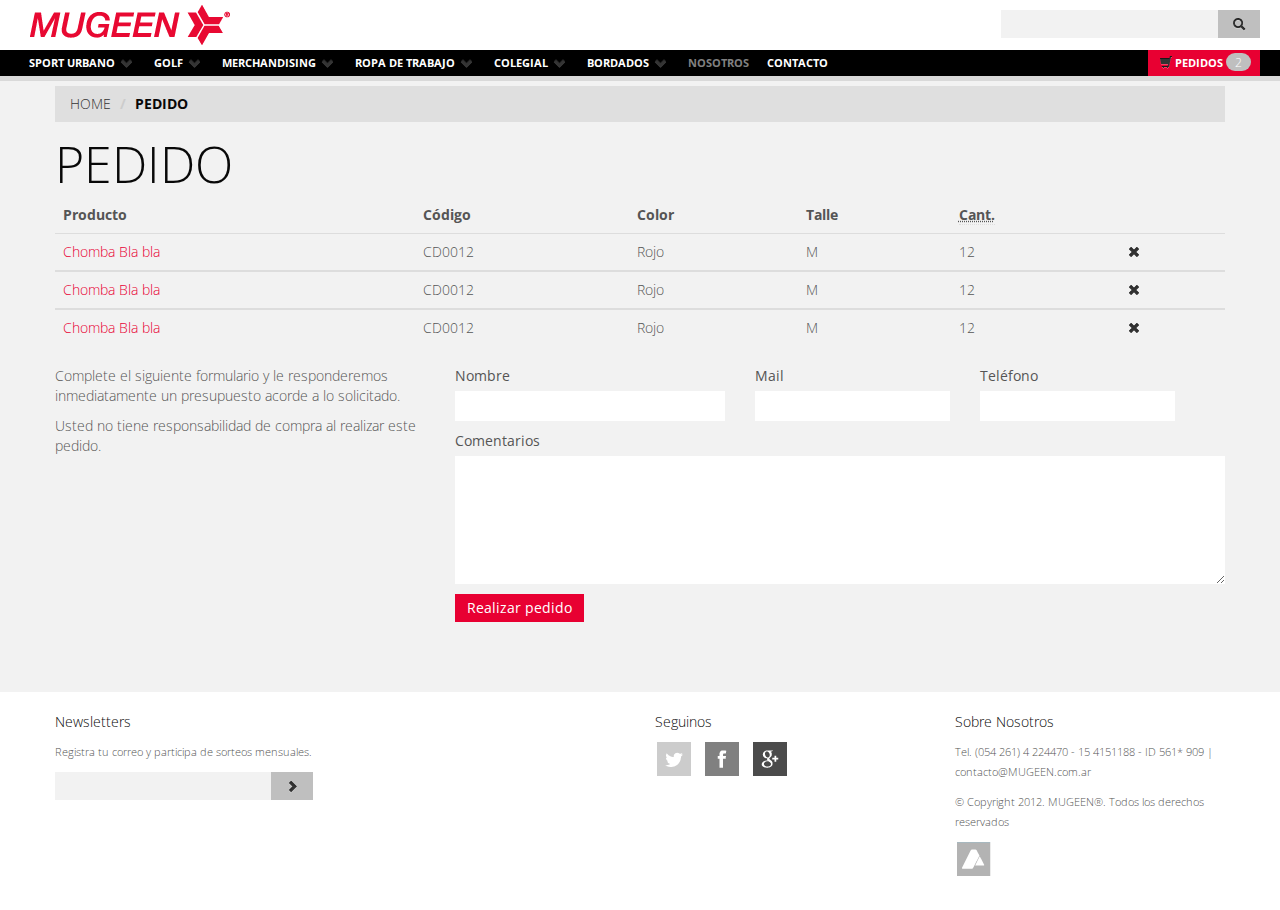
<file: shopping-cart.html>
<!DOCTYPE html>
<!--[if lt IE 7]>      <html class="no-js lt-ie9 lt-ie8 lt-ie7"> <![endif]-->
<!--[if IE 7]>         <html class="no-js lt-ie9 lt-ie8"> <![endif]-->
<!--[if IE 8]>         <html class="no-js lt-ie9"> <![endif]-->
<!--[if gt IE 8]><!--> <html class="no-js"> <!--<![endif]-->
<head>
    <meta charset="utf-8">
    <meta http-equiv="X-UA-Compatible" content="IE=edge,chrome=1">
    <title>MUGEEN® Pedido</title>
    <META name="Copyright" content="Mugeen®">
    <meta name="description" content="Mugeen Gmbh. brinda asistencia y apoyo a la industria textil, entendiendo las necesidades específicas de cada caso.">
    <meta name="keywwords" content="mugeen, ropa, textiles, textil, diseños personalizados, golf, bordados, ropa de trabajo, uniformes, sport, tiempo libre, industrial, colegial, merchandising, chombas, pantalones, bermudas, buzos, chalecos, camperas, gorros, gorras, sombreros, bolsos, accesorios" />
    <meta name="viewport" content="width=device-width">

    <link rel="stylesheet" href="css/style.css">
    <link rel="stylesheet" href="css/style-responsive.css">

    <!-- HTML5 shim, for IE6-8 support of HTML5 elements -->
    <!--[if lt IE 9]>
      <script src="js/html5shiv.js"></script>
    <![endif]-->

    <!-- Fav and touch icons -->
    <link rel="apple-touch-icon-precomposed" sizes="144x144" href="apple-touch-icon-144-precomposed.png">
    <link rel="apple-touch-icon-precomposed" sizes="114x114" href="apple-touch-icon-114-precomposed.png">
    <link rel="apple-touch-icon-precomposed" sizes="72x72" href="apple-touch-icon-72-precomposed.png">
    <link rel="apple-touch-icon-precomposed" href="apple-touch-icon-57-precomposed.png">
    <link rel="shortcut icon" href="favicon.png">
</head>

<body>
    <!--[if lt IE 7]>
        <p class="chromeframe">Usted esta usando un navegador <strong>obsoleto</strong>. Por favor <a href="http://browsehappy.com/">actualice su navegador</a> o <a href="http://www.google.com/chromeframe/?redirect=true">active Google Chrome Frame</a> para mejorar su experiencia.</p>
    <![endif]-->
    <div class="navbar navbar navbar-fixed-top">
        <div class="navbar-inner">
            <div class="container-fluid">
                <a class="btn btn-navbar" data-toggle="collapse" data-target=".nav-collapse">
                    <span class="icon-bar"></span>
                    <span class="icon-bar"></span>
                    <span class="icon-bar"></span>
                </a>
                <a class="brand" href="#">Mugeen</a>                
                <div class="nav-collapse collapse">
                    <ul class="nav">
                        <li class="dropdown">
                            <a href="#" class="dropdown-toggle" data-toggle="dropdown">Sport Urbano <i class="icon-chevron-down"></i></a>
                            <ul class="dropdown-menu">
                                <li><a href="#">Entrar</a></li>
                                <li class="divider"></li>
                                <li class="nav-header">Categorías</li>
                                <div class="columna">
                                    <li><a href="#">Bermudas</a></li>
                                    <li><a href="#">Calzas</a></li>
                                    <li><a href="#">Gorros</a></li>
                                    <li><a href="#">Gorras</a></li>
                                    <li><a href="#">Sombreros</a></li>
                                    <li><a href="#">Bolsos</a></li>
                                    <li><a href="#">Mochilas</a></li>
                                    <li><a href="#">Accesorios</a></li>
                                </div>  
                                <div class="columna">
                                    <li><a href="#">Bermudas</a></li>
                                    <li><a href="#">Calzas</a></li>
                                    <li><a href="#">Gorros</a></li>
                                    <li><a href="#">Gorras</a></li>
                                    <li><a href="#">Sombreros</a></li>
                                    <li><a href="#">Bolsos</a></li>
                                    <li><a href="#">Mochilas</a></li>
                                    <li><a href="#">Accesorios</a></li>
                                </div>                         
                            </ul>
                        </li>
                        <li class="dropdown">
                            <a href="#" class="dropdown-toggle" data-toggle="dropdown">Golf <i class="icon-chevron-down"></i></a>
                            <ul class="dropdown-menu">
                                <li><a href="#">Entrar</a></li>
                                <li class="divider"></li>
                                <li class="nav-header">Categorías</li>
                                <div class="columna">
                                    <li><a href="#">Bermudas</a></li>
                                    <li><a href="#">Calzas</a></li>
                                    <li><a href="#">Gorros</a></li>
                                    <li><a href="#">Gorras</a></li>
                                    <li><a href="#">Sombreros</a></li>
                                    <li><a href="#">Bolsos</a></li>
                                    <li><a href="#">Mochilas</a></li>
                                    <li><a href="#">Accesorios</a></li>
                                </div>  
                                <div class="columna">
                                    <li><a href="#">Bermudas</a></li>
                                    <li><a href="#">Calzas</a></li>
                                    <li><a href="#">Gorros</a></li>
                                    <li><a href="#">Gorras</a></li>
                                    <li><a href="#">Sombreros</a></li>
                                    <li><a href="#">Bolsos</a></li>
                                    <li><a href="#">Mochilas</a></li>
                                    <li><a href="#">Accesorios</a></li>
                                </div>                         
                            </ul>
                        </li>
                        <li class="dropdown">
                            <a href="#" class="dropdown-toggle" data-toggle="dropdown">Merchandising <i class="icon-chevron-down"></i></b></a>
                            <ul class="dropdown-menu">
                                <li><a href="#">Entrar</a></li>
                                <li class="divider"></li>
                                <li class="nav-header">Categorías</li>
                                <div class="columna">
                                    <li><a href="#">Bermudas</a></li>
                                    <li><a href="#">Calzas</a></li>
                                    <li><a href="#">Gorros</a></li>
                                    <li><a href="#">Gorras</a></li>
                                    <li><a href="#">Sombreros</a></li>
                                    <li><a href="#">Bolsos</a></li>
                                    <li><a href="#">Mochilas</a></li>
                                    <li><a href="#">Accesorios</a></li>
                                </div>  
                                <div class="columna">
                                    <li><a href="#">Bermudas</a></li>
                                    <li><a href="#">Calzas</a></li>
                                    <li><a href="#">Gorros</a></li>
                                    <li><a href="#">Gorras</a></li>
                                    <li><a href="#">Sombreros</a></li>
                                    <li><a href="#">Bolsos</a></li>
                                    <li><a href="#">Mochilas</a></li>
                                    <li><a href="#">Accesorios</a></li>
                                </div>                         
                            </ul>
                        </li>
                        <li class="dropdown">
                            <a href="#" class="dropdown-toggle" data-toggle="dropdown">Ropa de Trabajo <i class="icon-chevron-down"></i></b></a>
                            <ul class="dropdown-menu">
                                <li><a href="#">Entrar</a></li>
                                <li class="divider"></li>
                                <li class="nav-header">Categorías</li>
                                <div class="columna">
                                    <li><a href="#">Bermudas</a></li>
                                    <li><a href="#">Calzas</a></li>
                                    <li><a href="#">Gorros</a></li>
                                    <li><a href="#">Gorras</a></li>
                                    <li><a href="#">Sombreros</a></li>
                                    <li><a href="#">Bolsos</a></li>
                                    <li><a href="#">Mochilas</a></li>
                                    <li><a href="#">Accesorios</a></li>
                                </div>  
                                <div class="columna">
                                    <li><a href="#">Bermudas</a></li>
                                    <li><a href="#">Calzas</a></li>
                                    <li><a href="#">Gorros</a></li>
                                    <li><a href="#">Gorras</a></li>
                                    <li><a href="#">Sombreros</a></li>
                                    <li><a href="#">Bolsos</a></li>
                                    <li><a href="#">Mochilas</a></li>
                                    <li><a href="#">Accesorios</a></li>
                                </div>                         
                            </ul>
                        </li>
                        <li class="dropdown">
                            <a href="#" class="dropdown-toggle" data-toggle="dropdown">Colegial <i class="icon-chevron-down"></i></b></a>
                            <ul class="dropdown-menu">
                                <li><a href="#">Entrar</a></li>
                                <li class="divider"></li>
                                <li class="nav-header">Categorías</li>
                                <div class="columna">
                                    <li><a href="#">Bermudas</a></li>
                                    <li><a href="#">Calzas</a></li>
                                    <li><a href="#">Gorros</a></li>
                                    <li><a href="#">Gorras</a></li>
                                    <li><a href="#">Sombreros</a></li>
                                    <li><a href="#">Bolsos</a></li>
                                    <li><a href="#">Mochilas</a></li>
                                    <li><a href="#">Accesorios</a></li>
                                </div>  
                                <div class="columna">
                                    <li><a href="#">Bermudas</a></li>
                                    <li><a href="#">Calzas</a></li>
                                    <li><a href="#">Gorros</a></li>
                                    <li><a href="#">Gorras</a></li>
                                    <li><a href="#">Sombreros</a></li>
                                    <li><a href="#">Bolsos</a></li>
                                    <li><a href="#">Mochilas</a></li>
                                    <li><a href="#">Accesorios</a></li>
                                </div>                         
                            </ul>
                        </li>
                        <li class="dropdown">
                            <a href="#" class="dropdown-toggle" data-toggle="dropdown">Bordados <i class="icon-chevron-down"></i></a>
                            <ul class="dropdown-menu">
                                <li><a href="#">Entrar</a></li>
                                <li class="divider"></li>
                                <li class="nav-header">Categorías</li>
                                <div class="columna">
                                    <li><a href="#">Bermudas</a></li>
                                    <li><a href="#">Calzas</a></li>
                                    <li><a href="#">Gorros</a></li>
                                    <li><a href="#">Gorras</a></li>
                                    <li><a href="#">Sombreros</a></li>
                                    <li><a href="#">Bolsos</a></li>
                                    <li><a href="#">Mochilas</a></li>
                                    <li><a href="#">Accesorios</a></li>
                                </div>  
                                <div class="columna">
                                    <li><a href="#">Bermudas</a></li>
                                    <li><a href="#">Calzas</a></li>
                                    <li><a href="#">Gorros</a></li>
                                    <li><a href="#">Gorras</a></li>
                                    <li><a href="#">Sombreros</a></li>
                                    <li><a href="#">Bolsos</a></li>
                                    <li><a href="#">Mochilas</a></li>
                                    <li><a href="#">Accesorios</a></li>
                                </div>                         
                            </ul>
                        </li>
                        <li class="active"><a href="#">Nosotros</a></li>
                        <li><a href="#">Contacto</a></li>
                        <li id="pedidos"><a href="#"><i class="icon-shopping-cart"></i>Pedidos  <span class="badge">2</span></a></li>
                    </ul>
                    <form class="navbar-form pull-right">
                        <input id="appendedInputButtons" type="text">
                        <button class="btn" type="button"><i class="icon-search"></i></button>
                    </form>
                </div><!--/.nav-collapse -->
            </div>
        </div>
    </div>

    <div class="container">
        <div class="row">
            <div class="span12">
                <ul class="breadcrumb">
                    <li><a href="index.html">Home</a> <span class="divider">/</span></li>
                    <li class="active">Pedido</li>
                </ul>
                <h1>Pedido</h1>
                <table class="table table-hover">
                    <thead>
                        <tr>
                            <th>Producto</th>
                            <th>Código</th>
                            <th>Color</th>
                            <th>Talle</th>
                            <th><abbr title="Cantidad">Cant.</abbr></th>
                            <th></th>
                        </tr>
                    </thead>
                    <tbody>
                        <tr>
                            <td><a href="#">Chomba Bla bla</a></td>
                            <td>CD0012</td>
                            <td>Rojo</td>
                            <td>M</td>
                            <td>12</td>
                            <td><a href="#"><i class="icon-remove"></i></a></td>
                        </tr>
                    </tbody>
                    <tbody>
                        <tr>
                            <td><a href="#">Chomba Bla bla</a></td>
                            <td>CD0012</td>
                            <td>Rojo</td>
                            <td>M</td>
                            <td>12</td>
                            <td><a href="#"><i class="icon-remove"></i></a></td>
                        </tr>
                    </tbody>
                    <tbody>
                        <tr>
                            <td><a href="#">Chomba Bla bla</a></td>
                            <td>CD0012</td>
                            <td>Rojo</td>
                            <td>M</td>
                            <td>12</td>
                            <td><a href="#"><i class="icon-remove"></i></a></td>
                        </tr>
                    </tbody>
                </table>
            </div>
            <div class="span4">
                <p>Complete el siguiente formulario y le responderemos inmediatamente un presupuesto acorde a lo solicitado.</p>
                <p>Usted no tiene responsabilidad de compra al realizar este pedido.</p>
            </div>
            <div class="span8">
                <div class="row contact">
                    <div class="span3">
                        <label for="input1">Nombre</label>
                        <input type="text" name="contact_name" class="form-control" id="input1">
                    </div>
                    <div class="span2">
                        <label for="input2">Mail</label>
                        <input type="email" name="contact_email" class="form-control" id="input2">
                    </div>
                    <div class="span2">
                        <label for="input3">Teléfono</label>
                        <input type="tel" name="contact_tel" class="form-control" id="input3">
                    </div>
                    <div class="clearfix"></div>
                    <div class="span8">
                        <label for="input4">Comentarios</label>
                        <textarea name="contact_message" class="form-control" rows="6" id="input4"></textarea>
                    </div>
                    <div class="span8">
                        <input type="hidden" name="save" value="contact">
                        <button type="submit" class="btn btn-primary">Realizar pedido</button>
                    </div>
                </div>
            </div>
        </div><!--/row-->
    </div><!--/container-->
</div>

    <footer class="footer">
        <div class="container">
            <div class="row">
                <div class="span6">
                    <h4>Newsletters</h4>
                    <p>Registra tu correo y participa de sorteos mensuales.</p>
                    <form class="form">
                        <input id="appendedInputButtons" type="text">
                        <button class="btn" type="button"><i class="icon-chevron-right"></i></button>
                    </form>
                </div>
                <div class="span3 follow">
                    <h4>Seguinos</h4>
                    <ul>
                        <li><div class="icon-redes icon-twitter"></div></li>
                        <li><div class="icon-redes icon-facebook"></div></li>
                        <li><div class="icon-redes icon-gplus"></div></li>
                    </ul>
                </div>
                <div class="span3">
                    <h4>Sobre Nosotros</h4>
                    <address>
                        <p>Tel. (054 261) 4 224470 - 15 4151188 - ID 561* 909 | contacto@MUGEEN.com.ar</p>
                        <p>© Copyright 2012. MUGEEN®. Todos los derechos reservados</p>
                    </address>
                    <div class="icon-redes icon-afip"></div>
                </div>
            </div>
        </div>
    </footer>

    <script src="//ajax.googleapis.com/ajax/libs/jquery/1.10.1/jquery.min.js"></script>
    <script>window.jQuery || document.write('<script src="js/vendor/jquery-1.10.1.min.js"><\/script>')</script>

    <script src="js/vendor/bootstrap.min.js"></script>
    <script src="js/plugins.js"></script>
    <script src="js/main.js"></script>

    <script src="js/vendor/modernizr-2.6.2-respond-1.1.0.min.js"></script>

    <script>
        var _gaq=[['_setAccount','UA-XXXXX-X'],['_trackPageview']];
            (function(d,t){var g=d.createElement(t),s=d.getElementsByTagName(t)[0];
            g.src='//www.google-analytics.com/ga.js';
            s.parentNode.insertBefore(g,s)}(document,'script'));
    </script>
</body>
</html>
</file>
<file: css/style.css>
@import url(http://fonts.googleapis.com/css?family=Open+Sans:400italic,400,300,700);


.clearfix {
  *zoom: 1;
}

.clearfix:before,
.clearfix:after {
  display: table;
  line-height: 0;
  content: "";
}

.clearfix:after {
  clear: both;
}

.hide-text {
  font: 0/0 a;
  color: transparent;
  text-shadow: none;
  background-color: transparent;
  border: 0;
}

.input-block-level {
  display: block;
  width: 100%;
  min-height: 30px;
  -webkit-box-sizing: border-box;
     -moz-box-sizing: border-box;
          box-sizing: border-box;
}

article,
aside,
details,
figcaption,
figure,
footer,
header,
hgroup,
nav,
section {
  display: block;
}

audio,
canvas,
video {
  display: inline-block;
  *display: inline;
  *zoom: 1;
}

audio:not([controls]) {
  display: none;
}

html {
  font-size: 100%;
  -webkit-text-size-adjust: 100%;
      -ms-text-size-adjust: 100%;
}

a:focus {
  outline: thin dotted #333;
  outline: 5px auto -webkit-focus-ring-color;
  outline-offset: -2px;
}

a:hover,
a:active {
  outline: 0;
}

sub,
sup {
  position: relative;
  font-size: 75%;
  line-height: 0;
  vertical-align: baseline;
}

sup {
  top: -0.5em;
}

sub {
  bottom: -0.25em;
}

img {
  width: auto\9;
  height: auto;
  max-width: 100%;
  vertical-align: middle;
  border: 0;
  -ms-interpolation-mode: bicubic;
}

#map_canvas img,
.google-maps img {
  max-width: none;
}

button,
input,
select,
textarea {
  margin: 0;
  font-size: 100%;
  vertical-align: middle;
}

button,
input {
  *overflow: visible;
  line-height: normal;
}

button::-moz-focus-inner,
input::-moz-focus-inner {
  padding: 0;
  border: 0;
}

button,
html input[type="button"],
input[type="reset"],
input[type="submit"] {
  cursor: pointer;
  -webkit-appearance: button;
}

label,
select,
button,
input[type="button"],
input[type="reset"],
input[type="submit"],
input[type="radio"],
input[type="checkbox"] {
  cursor: pointer;
}

input[type="search"] {
  -webkit-box-sizing: content-box;
     -moz-box-sizing: content-box;
          box-sizing: content-box;
  -webkit-appearance: textfield;
}

input[type="search"]::-webkit-search-decoration,
input[type="search"]::-webkit-search-cancel-button {
  -webkit-appearance: none;
}

textarea {
  overflow: auto;
  vertical-align: top;
}

@media print {
  * {
    color: #000 !important;
    text-shadow: none !important;
    background: transparent !important;
    box-shadow: none !important;
  }
  a,
  a:visited {
    text-decoration: underline;
  }
  a[href]:after {
    content: " (" attr(href) ")";
  }
  abbr[title]:after {
    content: " (" attr(title) ")";
  }
  .ir a:after,
  a[href^="javascript:"]:after,
  a[href^="#"]:after {
    content: "";
  }
  pre,
  blockquote {
    border: 1px solid #999;
    page-break-inside: avoid;
  }
  thead {
    display: table-header-group;
  }
  tr,
  img {
    page-break-inside: avoid;
  }
  img {
    max-width: 100% !important;
  }
  @page  {
    margin: 0.5cm;
  }
  p,
  h2,
  h3 {
    orphans: 3;
    widows: 3;
  }
  h2,
  h3 {
    page-break-after: avoid;
  }
}

body {
  margin: 0;
  font-family: 'Open Sans', Arial, sans-serif;
  font-size: 14px;
  line-height: 20px;
  color: #555555;
  background-color: #ffffff;
  overflow-x: hidden;
}

a {
  color: #e80032;
  text-decoration: none;
}

a:hover,
a:focus {
  color: #e80032;
  text-decoration: underline;
}

.img-rounded {
  -webkit-border-radius: 6px;
     -moz-border-radius: 6px;
          border-radius: 6px;
}

.img-polaroid {
  padding: 4px;
  background-color: #fff;
  border: 1px solid #ccc;
  border: 1px solid rgba(0, 0, 0, 0.2);
  -webkit-box-shadow: 0 1px 3px rgba(0, 0, 0, 0.1);
     -moz-box-shadow: 0 1px 3px rgba(0, 0, 0, 0.1);
          box-shadow: 0 1px 3px rgba(0, 0, 0, 0.1);
}

.img-circle {
  -webkit-border-radius: 500px;
     -moz-border-radius: 500px;
          border-radius: 500px;
}

.row {
  margin-left: -20px;
  *zoom: 1;
}

.row:before,
.row:after {
  display: table;
  line-height: 0;
  content: "";
}

.row:after {
  clear: both;
}

[class*="span"] {
  float: left;
  min-height: 1px;
  margin-left: 20px;
}

.container,
.navbar-static-top .container,
.navbar-fixed-top .container,
.navbar-fixed-bottom .container {
  width: 940px;
}

.span12 {
  width: 940px;
}

.span11 {
  width: 860px;
}

.span10 {
  width: 780px;
}

.span9 {
  width: 700px;
}

.span8 {
  width: 620px;
}

.span7 {
  width: 540px;
}

.span6 {
  width: 460px;
}

.span5 {
  width: 380px;
}

.span4 {
  width: 300px;
}

.span3 {
  width: 220px;
}

.span2 {
  width: 155px;
}

.span1 {
  width: 60px;
}

.offset12 {
  margin-left: 980px;
}

.offset11 {
  margin-left: 900px;
}

.offset10 {
  margin-left: 820px;
}

.offset9 {
  margin-left: 740px;
}

.offset8 {
  margin-left: 660px;
}

.offset7 {
  margin-left: 580px;
}

.offset6 {
  margin-left: 500px;
}

.offset5 {
  margin-left: 420px;
}

.offset4 {
  margin-left: 340px;
}

.offset3 {
  margin-left: 260px;
}

.offset2 {
  margin-left: 180px;
}

.offset1 {
  margin-left: 100px;
}

.row-fluid {
  width: 100%;
  *zoom: 1;
}

.row-fluid:before,
.row-fluid:after {
  display: table;
  line-height: 0;
  content: "";
}

.row-fluid:after {
  clear: both;
}

.row-fluid [class*="span"] {
  display: block;
  float: left;
  width: 100%;
  min-height: 30px;
  margin-left: 2.127659574468085%;
  *margin-left: 2.074468085106383%;
  -webkit-box-sizing: border-box;
     -moz-box-sizing: border-box;
          box-sizing: border-box;
}

.row-fluid [class*="span"]:first-child {
  margin-left: 0;
}

.row-fluid .controls-row [class*="span"] + [class*="span"] {
  margin-left: 2.127659574468085%;
}

.row-fluid .span12 {
  width: 100%;
  *width: 99.94680851063829%;
}

.row-fluid .span11 {
  width: 91.48936170212765%;
  *width: 91.43617021276594%;
}

.row-fluid .span10 {
  width: 82.97872340425532%;
  *width: 82.92553191489361%;
}

.row-fluid .span9 {
  width: 74.46808510638297%;
  *width: 74.41489361702126%;
}

.row-fluid .span8 {
  width: 65.95744680851064%;
  *width: 65.90425531914893%;
}

.row-fluid .span7 {
  width: 57.44680851063829%;
  *width: 57.39361702127659%;
}

.row-fluid .span6 {
  width: 48.93617021276595%;
  *width: 48.88297872340425%;
}

.row-fluid .span5 {
  width: 40.42553191489362%;
  *width: 40.37234042553192%;
}

.row-fluid .span4 {
  width: 31.914893617021278%;
  *width: 31.861702127659576%;
}

.row-fluid .span3 {
  width: 23.404255319148934%;
  *width: 23.351063829787233%;
}

.row-fluid .span2 {
  width: 14.893617021276595%;
  *width: 14.840425531914894%;
}

.row-fluid .span1 {
  width: 6.382978723404255%;
  *width: 6.329787234042553%;
}

.row-fluid .offset12 {
  margin-left: 104.25531914893617%;
  *margin-left: 104.14893617021275%;
}

.row-fluid .offset12:first-child {
  margin-left: 102.12765957446808%;
  *margin-left: 102.02127659574467%;
}

.row-fluid .offset11 {
  margin-left: 95.74468085106382%;
  *margin-left: 95.6382978723404%;
}

.row-fluid .offset11:first-child {
  margin-left: 93.61702127659574%;
  *margin-left: 93.51063829787232%;
}

.row-fluid .offset10 {
  margin-left: 87.23404255319149%;
  *margin-left: 87.12765957446807%;
}

.row-fluid .offset10:first-child {
  margin-left: 85.1063829787234%;
  *margin-left: 84.99999999999999%;
}

.row-fluid .offset9 {
  margin-left: 78.72340425531914%;
  *margin-left: 78.61702127659572%;
}

.row-fluid .offset9:first-child {
  margin-left: 76.59574468085106%;
  *margin-left: 76.48936170212764%;
}

.row-fluid .offset8 {
  margin-left: 70.2127659574468%;
  *margin-left: 70.10638297872339%;
}

.row-fluid .offset8:first-child {
  margin-left: 68.08510638297872%;
  *margin-left: 67.9787234042553%;
}

.row-fluid .offset7 {
  margin-left: 61.70212765957446%;
  *margin-left: 61.59574468085106%;
}

.row-fluid .offset7:first-child {
  margin-left: 59.574468085106375%;
  *margin-left: 59.46808510638297%;
}

.row-fluid .offset6 {
  margin-left: 53.191489361702125%;
  *margin-left: 53.085106382978715%;
}

.row-fluid .offset6:first-child {
  margin-left: 51.063829787234035%;
  *margin-left: 50.95744680851063%;
}

.row-fluid .offset5 {
  margin-left: 44.68085106382979%;
  *margin-left: 44.57446808510638%;
}

.row-fluid .offset5:first-child {
  margin-left: 42.5531914893617%;
  *margin-left: 42.4468085106383%;
}

.row-fluid .offset4 {
  margin-left: 36.170212765957444%;
  *margin-left: 36.06382978723405%;
}

.row-fluid .offset4:first-child {
  margin-left: 34.04255319148936%;
  *margin-left: 33.93617021276596%;
}

.row-fluid .offset3 {
  margin-left: 27.659574468085104%;
  *margin-left: 27.5531914893617%;
}

.row-fluid .offset3:first-child {
  margin-left: 25.53191489361702%;
  *margin-left: 25.425531914893618%;
}

.row-fluid .offset2 {
  margin-left: 19.148936170212764%;
  *margin-left: 19.04255319148936%;
}

.row-fluid .offset2:first-child {
  margin-left: 17.02127659574468%;
  *margin-left: 16.914893617021278%;
}

.row-fluid .offset1 {
  margin-left: 10.638297872340425%;
  *margin-left: 10.53191489361702%;
}

.row-fluid .offset1:first-child {
  margin-left: 8.51063829787234%;
  *margin-left: 8.404255319148938%;
}

[class*="span"].hide,
.row-fluid [class*="span"].hide {
  display: none;
}

[class*="span"].pull-right,
.row-fluid [class*="span"].pull-right {
  float: right;
}

.container {
  margin-right: auto;
  margin-left: auto;
  *zoom: 1;
}

.container:before,
.container:after {
  display: table;
  line-height: 0;
  content: "";
}

.container:after {
  clear: both;
}

.container-fluid {
  /* padding-right: 20px; */
  /* padding-left: 20px; */
  *zoom: 1;
}

.container-fluid:before,
.container-fluid:after {
  display: table;
  line-height: 0;
  content: "";
}

.container-fluid:after {
  clear: both;
}

p {
  margin: 0 0 10px;
}

.lead {
  margin-bottom: 20px;
  font-size: 21px;
  font-weight: 200;
  line-height: 30px;
}

small {
  font-size: 85%;
}

strong {
  font-weight: 700;
}

em {
  font-style: italic;
}

cite {
  font-style: normal;
}

.muted {
  color: #dfdfdf;
}

a.muted:hover,
a.muted:focus {
  color: #c6c6c6;
}

.text-warning {
  color: #ffffff;
}

a.text-warning:hover,
a.text-warning:focus {
  color: #e6e6e6;
}

.text-error {
  color: #ffffff;
}

a.text-error:hover,
a.text-error:focus {
  color: #e6e6e6;
}

.text-info {
  color: #ffffff;
}

a.text-info:hover,
a.text-info:focus {
  color: #e6e6e6;
}

.text-success {
  color: #ffffff;
}

a.text-success:hover,
a.text-success:focus {
  color: #e6e6e6;
}

.text-left {
  text-align: left;
}

.text-right {
  text-align: right;
}

.text-center {
  text-align: center;
}

h1,
h2,
h3,
h4,
h5,
h6 {
  margin: 10px 0;
  font-family: inherit;
  font-weight: 300;
  line-height: 20px;
  color: #080808;
  text-rendering: optimizelegibility;
}

h1 small,
h2 small,
h3 small,
h4 small,
h5 small,
h6 small {
  font-weight: normal;
  line-height: 1;
  color: #dfdfdf;
}

h1,
h2,
h3 {
  text-transform: uppercase;
}

h1 {
  font-size: 38.5px;
}

h2 {
  font-size: 31.5px;
}

h3 {
  font-size: 1.2em;
}

h4 {
  font-size: 17.5px;
}

h5 {
  font-size: 14px;
}

h6 {
  font-size: 11.9px;
}

h1 small {
  font-size: 24.5px;
}

h2 small {
  font-size: 17.5px;
}

h3 small {
  font-size: 14px;
}

h4 small {
  font-size: 14px;
}

.page-header {
  padding-bottom: 9px;
  margin: 20px 0 30px;
  border-bottom: 1px solid #eeeeee;
}

ul,
ol {
  padding: 0;
  margin: 0 0 0 25px;
}

ul ul,
ul ol,
ol ol,
ol ul {
  margin-bottom: 0;
}

li {
  line-height: 20px;
}

ul.unstyled,
ol.unstyled {
  margin-left: 0;
  list-style: none;
}

ul.inline,
ol.inline {
  margin-left: 0;
  list-style: none;
}

ul.inline > li,
ol.inline > li {
  display: inline-block;
  *display: inline;
  padding-right: 5px;
  padding-left: 5px;
  *zoom: 1;
}

dl {
  margin-bottom: 20px;
}

dt,
dd {
  line-height: 20px;
}

dt {
  font-weight: 700;
}

dd {
  margin-left: 10px;
}

.dl-horizontal {
  *zoom: 1;
}

.dl-horizontal:before,
.dl-horizontal:after {
  display: table;
  line-height: 0;
  content: "";
}

.dl-horizontal:after {
  clear: both;
}

.dl-horizontal dt {
  float: left;
  width: 160px;
  overflow: hidden;
  clear: left;
  text-align: right;
  text-overflow: ellipsis;
  white-space: nowrap;
}

.dl-horizontal dd {
  margin-left: 180px;
}

hr {
  margin: 20px 0;
  border: 0;
  border-top: 1px solid #eeeeee;
  border-bottom: 1px solid #ffffff;
}

abbr[title],
abbr[data-original-title] {
  cursor: help;
  border-bottom: 1px dotted #dfdfdf;
}

abbr.initialism {
  font-size: 90%;
  text-transform: uppercase;
}

blockquote {
  padding: 0 0 0 15px;
  margin: 0 0 20px;
  border-left: 5px solid #eeeeee;
}

blockquote p {
  margin-bottom: 0;
  font-size: 17.5px;
  font-weight: 300;
  line-height: 1.25;
}

blockquote small {
  display: block;
  line-height: 20px;
  color: #dfdfdf;
}

blockquote small:before {
  content: '\2014 \00A0';
}

blockquote.pull-right {
  float: right;
  padding-right: 15px;
  padding-left: 0;
  border-right: 5px solid #eeeeee;
  border-left: 0;
}

blockquote.pull-right p,
blockquote.pull-right small {
  text-align: right;
}

blockquote.pull-right small:before {
  content: '';
}

blockquote.pull-right small:after {
  content: '\00A0 \2014';
}

q:before,
q:after,
blockquote:before,
blockquote:after {
  content: "";
}

address {
  display: block;
  margin-bottom: 10px;
  font-style: normal;
  line-height: 20px;
}

code,
pre {
  padding: 0 3px 2px;
  font-family: Monaco, Menlo, Consolas, "Courier New", monospace;
  font-size: 12px;
  color: #999999;
  -webkit-border-radius: 3px;
     -moz-border-radius: 3px;
          border-radius: 3px;
}

code {
  padding: 2px 4px;
  color: #d14;
  white-space: nowrap;
  background-color: #f7f7f9;
  border: 1px solid #e1e1e8;
}

pre {
  display: block;
  padding: 9.5px;
  margin: 0 0 10px;
  font-size: 13px;
  line-height: 20px;
  word-break: break-all;
  word-wrap: break-word;
  white-space: pre;
  white-space: pre-wrap;
  background-color: #f5f5f5;
  border: 1px solid #ccc;
  border: 1px solid rgba(0, 0, 0, 0.15);
  -webkit-border-radius: 0;
     -moz-border-radius: 0;
          border-radius: 0;
}

pre.prettyprint {
  margin-bottom: 20px;
}

pre code {
  padding: 0;
  color: inherit;
  white-space: pre;
  white-space: pre-wrap;
  background-color: transparent;
  border: 0;
}

.pre-scrollable {
  max-height: 340px;
  overflow-y: scroll;
}

form {
  margin: 0 0 20px;
}

fieldset {
  padding: 0;
  margin: 0;
  border: 0;
}

legend {
  display: block;
  width: 100%;
  padding: 0;
  margin-bottom: 20px;
  font-size: 21px;
  line-height: 40px;
  color: #999999;
  border: 0;
  border-bottom: 1px solid #e5e5e5;
}

legend small {
  font-size: 15px;
  color: #dfdfdf;
}

label,
input,
button,
select,
textarea {
  font-size: 14px;
  font-weight: normal;
  line-height: 20px;
}

input,
button,
select,
textarea {
  font-family: 'Open Sans', Arial, sans-serif;
}

label {
  display: block;
  margin-bottom: 5px;
}

select,
textarea,
input[type="text"],
input[type="password"],
input[type="datetime"],
input[type="datetime-local"],
input[type="date"],
input[type="month"],
input[type="time"],
input[type="week"],
input[type="number"],
input[type="email"],
input[type="url"],
input[type="search"],
input[type="tel"],
input[type="color"],
.uneditable-input {
  display: inline-block;
  height: 20px;
  padding: 4px 6px;
  /*margin-bottom: 10px;*/
  font-size: 14px;
  line-height: 20px;
  color: #bbbbbb;
  vertical-align: middle;
  -webkit-border-radius: 0;
     -moz-border-radius: 0;
          border-radius: 0;
}

input,
textarea,
.uneditable-input {
  width: 206px;
}

textarea {
  height: auto;
}

textarea,
input[type="text"],
input[type="password"],
input[type="datetime"],
input[type="datetime-local"],
input[type="date"],
input[type="month"],
input[type="time"],
input[type="week"],
input[type="number"],
input[type="email"],
input[type="url"],
input[type="search"],
input[type="tel"],
input[type="color"],
.uneditable-input {
  background-color: #f2f2f2;
  border: 0px;
  margin-right: -5px;
}

textarea:focus,
input[type="text"]:focus,
input[type="password"]:focus,
input[type="datetime"]:focus,
input[type="datetime-local"]:focus,
input[type="date"]:focus,
input[type="month"]:focus,
input[type="time"]:focus,
input[type="week"]:focus,
input[type="number"]:focus,
input[type="email"]:focus,
input[type="url"]:focus,
input[type="search"]:focus,
input[type="tel"]:focus,
input[type="color"]:focus,
.uneditable-input:focus {
  border-color: rgba(236, 82, 82, 0.8);
  outline: 0;
  outline: thin dotted \9;
  /* IE6-9 */

  -webkit-box-shadow: inset 0 1px 1px rgba(0, 0, 0, 0.075), 0 0 8px rgba(236, 82, 82, 0.6);
     -moz-box-shadow: inset 0 1px 1px rgba(0, 0, 0, 0.075), 0 0 8px rgba(236, 82, 82, 0.6);
          box-shadow: inset 0 1px 1px rgba(0, 0, 0, 0.075), 0 0 8px rgba(236, 82, 82, 0.6);
}

input[type="radio"],
input[type="checkbox"] {
  margin: 4px 0 0;
  margin-top: 1px \9;
  *margin-top: 0;
  line-height: normal;
}

input[type="file"],
input[type="image"],
input[type="submit"],
input[type="reset"],
input[type="button"],
input[type="radio"],
input[type="checkbox"] {
  width: auto;
}

select,
input[type="file"] {
  height: 30px;
  /* In IE7, the height of the select element cannot be changed by height, only font-size */

  *margin-top: 4px;
  /* For IE7, add top margin to align select with labels */

  line-height: 30px;
}

select {
  width: 220px;
  background-color: #ffffff;
  border: 1px solid #bbbbbb;
}

select[multiple],
select[size] {
  height: auto;
}

select:focus,
input[type="file"]:focus,
input[type="radio"]:focus,
input[type="checkbox"]:focus {
  outline: thin dotted #333;
  outline: 5px auto -webkit-focus-ring-color;
  outline-offset: -2px;
}

.uneditable-input,
.uneditable-textarea {
  color: #dfdfdf;
  cursor: not-allowed;
  background-color: #fcfcfc;
  border-color: #bbbbbb;
  -webkit-box-shadow: inset 0 1px 2px rgba(0, 0, 0, 0.025);
     -moz-box-shadow: inset 0 1px 2px rgba(0, 0, 0, 0.025);
          box-shadow: inset 0 1px 2px rgba(0, 0, 0, 0.025);
}

.uneditable-input {
  overflow: hidden;
  white-space: nowrap;
}

.uneditable-textarea {
  width: auto;
  height: auto;
}

input:-moz-placeholder,
textarea:-moz-placeholder {
  color: #bbbbbb;
}

input:-ms-input-placeholder,
textarea:-ms-input-placeholder {
  color: #bbbbbb;
}

input::-webkit-input-placeholder,
textarea::-webkit-input-placeholder {
  color: #bbbbbb;
}

.radio,
.checkbox {
  min-height: 20px;
  padding-left: 20px;
}

.radio input[type="radio"],
.checkbox input[type="checkbox"] {
  float: left;
  margin-left: -20px;
}

.controls > .radio:first-child,
.controls > .checkbox:first-child {
  padding-top: 5px;
}

.radio.inline,
.checkbox.inline {
  display: inline-block;
  padding-top: 5px;
  margin-bottom: 0;
  vertical-align: middle;
}

.radio.inline + .radio.inline,
.checkbox.inline + .checkbox.inline {
  margin-left: 10px;
}

.input-mini {
  width: 60px;
}

.input-small {
  width: 90px;
}

.input-medium {
  width: 150px;
}

.input-large {
  width: 210px;
}

.input-xlarge {
  width: 270px;
}

.input-xxlarge {
  width: 530px;
}

input[class*="span"],
select[class*="span"],
textarea[class*="span"],
.uneditable-input[class*="span"],
.row-fluid input[class*="span"],
.row-fluid select[class*="span"],
.row-fluid textarea[class*="span"],
.row-fluid .uneditable-input[class*="span"] {
  float: none;
  margin-left: 0;
}

.input-append input[class*="span"],
.input-append .uneditable-input[class*="span"],
.input-prepend input[class*="span"],
.input-prepend .uneditable-input[class*="span"],
.row-fluid input[class*="span"],
.row-fluid select[class*="span"],
.row-fluid textarea[class*="span"],
.row-fluid .uneditable-input[class*="span"],
.row-fluid .input-prepend [class*="span"],
.row-fluid .input-append [class*="span"] {
  display: inline-block;
}

input,
textarea,
.uneditable-input {
  margin-left: 0;
}

.controls-row [class*="span"] + [class*="span"] {
  margin-left: 20px;
}

input.span12,
textarea.span12,
.uneditable-input.span12 {
  width: 926px;
}

input.span11,
textarea.span11,
.uneditable-input.span11 {
  width: 846px;
}

input.span10,
textarea.span10,
.uneditable-input.span10 {
  width: 766px;
}

input.span9,
textarea.span9,
.uneditable-input.span9 {
  width: 686px;
}

input.span8,
textarea.span8,
.uneditable-input.span8 {
  width: 606px;
}

input.span7,
textarea.span7,
.uneditable-input.span7 {
  width: 526px;
}

input.span6,
textarea.span6,
.uneditable-input.span6 {
  width: 446px;
}

input.span5,
textarea.span5,
.uneditable-input.span5 {
  width: 366px;
}

input.span4,
textarea.span4,
.uneditable-input.span4 {
  width: 286px;
}

input.span3,
textarea.span3,
.uneditable-input.span3 {
  width: 206px;
}

input.span2,
textarea.span2,
.uneditable-input.span2 {
  width: 126px;
}

input.span1,
textarea.span1,
.uneditable-input.span1 {
  width: 46px;
}

.controls-row {
  *zoom: 1;
}

.controls-row:before,
.controls-row:after {
  display: table;
  line-height: 0;
  content: "";
}

.controls-row:after {
  clear: both;
}

.controls-row [class*="span"],
.row-fluid .controls-row [class*="span"] {
  float: left;
}

.controls-row .checkbox[class*="span"],
.controls-row .radio[class*="span"] {
  padding-top: 5px;
}

input[disabled],
select[disabled],
textarea[disabled],
input[readonly],
select[readonly],
textarea[readonly] {
  cursor: not-allowed;
  background-color: #eeeeee;
}

input[type="radio"][disabled],
input[type="checkbox"][disabled],
input[type="radio"][readonly],
input[type="checkbox"][readonly] {
  background-color: transparent;
}

.control-group.warning .control-label,
.control-group.warning .help-block,
.control-group.warning .help-inline {
  color: #ffffff;
}

.control-group.warning .checkbox,
.control-group.warning .radio,
.control-group.warning input,
.control-group.warning select,
.control-group.warning textarea {
  color: #ffffff;
}

.control-group.warning input,
.control-group.warning select,
.control-group.warning textarea {
  border-color: #ffffff;
  -webkit-box-shadow: inset 0 1px 1px rgba(0, 0, 0, 0.075);
     -moz-box-shadow: inset 0 1px 1px rgba(0, 0, 0, 0.075);
          box-shadow: inset 0 1px 1px rgba(0, 0, 0, 0.075);
}

.control-group.warning input:focus,
.control-group.warning select:focus,
.control-group.warning textarea:focus {
  border-color: #e6e6e6;
  -webkit-box-shadow: inset 0 1px 1px rgba(0, 0, 0, 0.075), 0 0 6px #ffffff;
     -moz-box-shadow: inset 0 1px 1px rgba(0, 0, 0, 0.075), 0 0 6px #ffffff;
          box-shadow: inset 0 1px 1px rgba(0, 0, 0, 0.075), 0 0 6px #ffffff;
}

.control-group.warning .input-prepend .add-on,
.control-group.warning .input-append .add-on {
  color: #ffffff;
  background-color: #ff7518;
  border-color: #ffffff;
}

.control-group.error .control-label,
.control-group.error .help-block,
.control-group.error .help-inline {
  color: #ffffff;
}

.control-group.error .checkbox,
.control-group.error .radio,
.control-group.error input,
.control-group.error select,
.control-group.error textarea {
  color: #ffffff;
}

.control-group.error input,
.control-group.error select,
.control-group.error textarea {
  border-color: #ffffff;
  -webkit-box-shadow: inset 0 1px 1px rgba(0, 0, 0, 0.075);
     -moz-box-shadow: inset 0 1px 1px rgba(0, 0, 0, 0.075);
          box-shadow: inset 0 1px 1px rgba(0, 0, 0, 0.075);
}

.control-group.error input:focus,
.control-group.error select:focus,
.control-group.error textarea:focus {
  border-color: #e6e6e6;
  -webkit-box-shadow: inset 0 1px 1px rgba(0, 0, 0, 0.075), 0 0 6px #ffffff;
     -moz-box-shadow: inset 0 1px 1px rgba(0, 0, 0, 0.075), 0 0 6px #ffffff;
          box-shadow: inset 0 1px 1px rgba(0, 0, 0, 0.075), 0 0 6px #ffffff;
}

.control-group.error .input-prepend .add-on,
.control-group.error .input-append .add-on {
  color: #ffffff;
  background-color: #ff0039;
  border-color: #ffffff;
}

.control-group.success .control-label,
.control-group.success .help-block,
.control-group.success .help-inline {
  color: #ffffff;
}

.control-group.success .checkbox,
.control-group.success .radio,
.control-group.success input,
.control-group.success select,
.control-group.success textarea {
  color: #ffffff;
}

.control-group.success input,
.control-group.success select,
.control-group.success textarea {
  border-color: #ffffff;
  -webkit-box-shadow: inset 0 1px 1px rgba(0, 0, 0, 0.075);
     -moz-box-shadow: inset 0 1px 1px rgba(0, 0, 0, 0.075);
          box-shadow: inset 0 1px 1px rgba(0, 0, 0, 0.075);
}

.control-group.success input:focus,
.control-group.success select:focus,
.control-group.success textarea:focus {
  border-color: #e6e6e6;
  -webkit-box-shadow: inset 0 1px 1px rgba(0, 0, 0, 0.075), 0 0 6px #ffffff;
     -moz-box-shadow: inset 0 1px 1px rgba(0, 0, 0, 0.075), 0 0 6px #ffffff;
          box-shadow: inset 0 1px 1px rgba(0, 0, 0, 0.075), 0 0 6px #ffffff;
}

.control-group.success .input-prepend .add-on,
.control-group.success .input-append .add-on {
  color: #ffffff;
  background-color: #3fb618;
  border-color: #ffffff;
}

.control-group.info .control-label,
.control-group.info .help-block,
.control-group.info .help-inline {
  color: #ffffff;
}

.control-group.info .checkbox,
.control-group.info .radio,
.control-group.info input,
.control-group.info select,
.control-group.info textarea {
  color: #ffffff;
}

.control-group.info input,
.control-group.info select,
.control-group.info textarea {
  border-color: #ffffff;
  -webkit-box-shadow: inset 0 1px 1px rgba(0, 0, 0, 0.075);
     -moz-box-shadow: inset 0 1px 1px rgba(0, 0, 0, 0.075);
          box-shadow: inset 0 1px 1px rgba(0, 0, 0, 0.075);
}

.control-group.info input:focus,
.control-group.info select:focus,
.control-group.info textarea:focus {
  border-color: #e6e6e6;
  -webkit-box-shadow: inset 0 1px 1px rgba(0, 0, 0, 0.075), 0 0 6px #ffffff;
     -moz-box-shadow: inset 0 1px 1px rgba(0, 0, 0, 0.075), 0 0 6px #ffffff;
          box-shadow: inset 0 1px 1px rgba(0, 0, 0, 0.075), 0 0 6px #ffffff;
}

.control-group.info .input-prepend .add-on,
.control-group.info .input-append .add-on {
  color: #ffffff;
  background-color: #9954bb;
  border-color: #ffffff;
}

input:focus:invalid,
textarea:focus:invalid,
select:focus:invalid {
  color: #b94a48;
  border-color: #ee5f5b;
}

input:focus:invalid:focus,
textarea:focus:invalid:focus,
select:focus:invalid:focus {
  border-color: #e9322d;
  -webkit-box-shadow: 0 0 6px #f8b9b7;
     -moz-box-shadow: 0 0 6px #f8b9b7;
          box-shadow: 0 0 6px #f8b9b7;
}

.form-actions {
  padding: 19px 20px 20px;
  margin-top: 20px;
  margin-bottom: 20px;
  background-color: #f5f5f5;
  border-top: 1px solid #e5e5e5;
  *zoom: 1;
}

.form-actions:before,
.form-actions:after {
  display: table;
  line-height: 0;
  content: "";
}

.form-actions:after {
  clear: both;
}

.help-block,
.help-inline {
  color: #7b7b7b;
}

.help-block {
  display: block;
  margin-bottom: 10px;
}

.help-inline {
  display: inline-block;
  *display: inline;
  padding-left: 5px;
  vertical-align: middle;
  *zoom: 1;
}

.input-append,
.input-prepend {
  display: inline-block;
  margin-bottom: 10px;
  font-size: 0;
  white-space: nowrap;
  vertical-align: middle;
}

.input-append input,
.input-prepend input,
.input-append select,
.input-prepend select,
.input-append .uneditable-input,
.input-prepend .uneditable-input,
.input-append .dropdown-menu,
.input-prepend .dropdown-menu,
.input-append .popover,
.input-prepend .popover {
  font-size: 14px;
}

.input-append input,
.input-prepend input,
.input-append select,
.input-prepend select,
.input-append .uneditable-input,
.input-prepend .uneditable-input {
  position: relative;
  margin-bottom: 0;
  *margin-left: 0;
  vertical-align: top;
  -webkit-border-radius: 0 0 0px 0;
     -moz-border-radius: 0 0 0px 0;
          border-radius: 0 0 0px 0;
}

.input-append input:focus,
.input-prepend input:focus,
.input-append select:focus,
.input-prepend select:focus,
.input-append .uneditable-input:focus,
.input-prepend .uneditable-input:focus {
  z-index: 2;
}

.input-append .add-on,
.input-prepend .add-on {
  display: inline-block;
  width: auto;
  height: 20px;
  min-width: 16px;
  padding: 4px 5px;
  font-size: 14px;
  font-weight: normal;
  line-height: 20px;
  text-align: center;
  text-shadow: 0 1px 0 #ffffff;
  background-color: #eeeeee;
  border: 1px solid #ccc;
}

.input-append .add-on,
.input-prepend .add-on,
.input-append .btn,
.input-prepend .btn,
.input-append .btn-group > .dropdown-toggle,
.input-prepend .btn-group > .dropdown-toggle {
  vertical-align: top;
  -webkit-border-radius: 0;
     -moz-border-radius: 0;
          border-radius: 0;
}

.input-append .active,
.input-prepend .active {
  background-color: #96ed7a;
  border-color: #3fb618;
}

.input-prepend .add-on,
.input-prepend .btn {
  margin-right: -1px;
}

.input-prepend .add-on:first-child,
.input-prepend .btn:first-child {
  -webkit-border-radius: 0 0 0 0px;
     -moz-border-radius: 0 0 0 0px;
          border-radius: 0 0 0 0px;
}

.input-append input,
.input-append select,
.input-append .uneditable-input {
  -webkit-border-radius: 0 0 0 0px;
     -moz-border-radius: 0 0 0 0px;
          border-radius: 0 0 0 0px;
}

.input-append input + .btn-group .btn:last-child,
.input-append select + .btn-group .btn:last-child,
.input-append .uneditable-input + .btn-group .btn:last-child {
  -webkit-border-radius: 0 0 0px 0;
     -moz-border-radius: 0 0 0px 0;
          border-radius: 0 0 0px 0;
}

.input-append .add-on,
.input-append .btn,
.input-append .btn-group {
  margin-left: -1px;
}

.input-append .add-on:last-child,
.input-append .btn:last-child,
.input-append .btn-group:last-child > .dropdown-toggle {
  -webkit-border-radius: 0 0 0px 0;
     -moz-border-radius: 0 0 0px 0;
          border-radius: 0 0 0px 0;
}

.input-prepend.input-append input,
.input-prepend.input-append select,
.input-prepend.input-append .uneditable-input {
  -webkit-border-radius: 0;
     -moz-border-radius: 0;
          border-radius: 0;
}

.input-prepend.input-append input + .btn-group .btn,
.input-prepend.input-append select + .btn-group .btn,
.input-prepend.input-append .uneditable-input + .btn-group .btn {
  -webkit-border-radius: 0 0 0px 0;
     -moz-border-radius: 0 0 0px 0;
          border-radius: 0 0 0px 0;
}

.input-prepend.input-append .add-on:first-child,
.input-prepend.input-append .btn:first-child {
  margin-right: -1px;
  -webkit-border-radius: 0 0 0 0px;
     -moz-border-radius: 0 0 0 0px;
          border-radius: 0 0 0 0px;
}

.input-prepend.input-append .add-on:last-child,
.input-prepend.input-append .btn:last-child {
  margin-left: -1px;
  -webkit-border-radius: 0 0 0px 0;
     -moz-border-radius: 0 0 0px 0;
          border-radius: 0 0 0px 0;
}

.input-prepend.input-append .btn-group:first-child {
  margin-left: 0;
}

input.search-query {
  padding-right: 14px;
  padding-right: 4px \9;
  padding-left: 14px;
  padding-left: 4px \9;
  /* IE7-8 doesn't have border-radius, so don't indent the padding */

  margin-bottom: 0;
  -webkit-border-radius: 15px;
     -moz-border-radius: 15px;
          border-radius: 15px;
}

/* Allow for input prepend/append in search forms */

.form-search .input-append .search-query,
.form-search .input-prepend .search-query {
  -webkit-border-radius: 0;
     -moz-border-radius: 0;
          border-radius: 0;
}

.form-search .input-append .search-query {
  -webkit-border-radius: 14px 0 0 14px;
     -moz-border-radius: 14px 0 0 14px;
          border-radius: 14px 0 0 14px;
}

.form-search .input-append .btn {
  -webkit-border-radius: 0 14px 14px 0;
     -moz-border-radius: 0 14px 14px 0;
          border-radius: 0 14px 14px 0;
}

.form-search .input-prepend .search-query {
  -webkit-border-radius: 0 14px 14px 0;
     -moz-border-radius: 0 14px 14px 0;
          border-radius: 0 14px 14px 0;
}

.form-search .input-prepend .btn {
  -webkit-border-radius: 14px 0 0 14px;
     -moz-border-radius: 14px 0 0 14px;
          border-radius: 14px 0 0 14px;
}

.form-search input,
.form-inline input,
.form-horizontal input,
.form-search textarea,
.form-inline textarea,
.form-horizontal textarea,
.form-search select,
.form-inline select,
.form-horizontal select,
.form-search .help-inline,
.form-inline .help-inline,
.form-horizontal .help-inline,
.form-search .uneditable-input,
.form-inline .uneditable-input,
.form-horizontal .uneditable-input,
.form-search .input-prepend,
.form-inline .input-prepend,
.form-horizontal .input-prepend,
.form-search .input-append,
.form-inline .input-append,
.form-horizontal .input-append {
  display: inline-block;
  *display: inline;
  margin-bottom: 0;
  vertical-align: middle;
  *zoom: 1;
}

.form-search .hide,
.form-inline .hide,
.form-horizontal .hide {
  display: none;
}

.form-search label,
.form-inline label,
.form-search .btn-group,
.form-inline .btn-group {
  display: inline-block;
}

.form-search .input-append,
.form-inline .input-append,
.form-search .input-prepend,
.form-inline .input-prepend {
  margin-bottom: 0;
}

.form-search .radio,
.form-search .checkbox,
.form-inline .radio,
.form-inline .checkbox {
  padding-left: 0;
  margin-bottom: 0;
  vertical-align: middle;
}

.form-search .radio input[type="radio"],
.form-search .checkbox input[type="checkbox"],
.form-inline .radio input[type="radio"],
.form-inline .checkbox input[type="checkbox"] {
  float: left;
  margin-right: 3px;
  margin-left: 0;
}

.control-group {
  margin-bottom: 10px;
}

legend + .control-group {
  margin-top: 20px;
  -webkit-margin-top-collapse: separate;
}

.form-horizontal .control-group {
  margin-bottom: 20px;
  *zoom: 1;
}

.form-horizontal .control-group:before,
.form-horizontal .control-group:after {
  display: table;
  line-height: 0;
  content: "";
}

.form-horizontal .control-group:after {
  clear: both;
}

.form-horizontal .control-label {
  float: left;
  width: 140px;
  padding-top: 5px;
}

.form-horizontal .controls {
  *display: inline-block;
  *padding-left: 20px;
  margin-left: 140px;
  *margin-left: 0;
}

.form-horizontal .controls:first-child {
  *padding-left: 180px;
}

.form-horizontal .help-block {
  margin-bottom: 0;
}

.form-horizontal input + .help-block,
.form-horizontal select + .help-block,
.form-horizontal textarea + .help-block,
.form-horizontal .uneditable-input + .help-block,
.form-horizontal .input-prepend + .help-block,
.form-horizontal .input-append + .help-block {
  margin-top: 10px;
}

.form-horizontal .form-actions {
  padding-left: 180px;
}

table {
  max-width: 100%;
  background-color: transparent;
  border-collapse: collapse;
  border-spacing: 0;
}

.table {
  width: 100%;
  margin-bottom: 20px;
}

.table th,
.table td {
  padding: 8px;
  line-height: 20px;
  text-align: left;
  vertical-align: top;
  border-top: 1px solid #dddddd;
}

.table th {
  font-weight: 700;
}

.table thead th {
  vertical-align: bottom;
}

.table caption + thead tr:first-child th,
.table caption + thead tr:first-child td,
.table colgroup + thead tr:first-child th,
.table colgroup + thead tr:first-child td,
.table thead:first-child tr:first-child th,
.table thead:first-child tr:first-child td {
  border-top: 0;
}

.table tbody + tbody {
  border-top: 2px solid #dddddd;
}

.table .table {
  background-color: #ffffff;
}

.table-condensed th,
.table-condensed td {
  padding: 4px 5px;
}

.table-bordered {
  border: 1px solid #dddddd;
  border-collapse: separate;
  *border-collapse: collapse;
  border-left: 0;
  -webkit-border-radius: 0;
     -moz-border-radius: 0;
          border-radius: 0;
}

.table-bordered th,
.table-bordered td {
  border-left: 1px solid #dddddd;
}

.table-bordered caption + thead tr:first-child th,
.table-bordered caption + tbody tr:first-child th,
.table-bordered caption + tbody tr:first-child td,
.table-bordered colgroup + thead tr:first-child th,
.table-bordered colgroup + tbody tr:first-child th,
.table-bordered colgroup + tbody tr:first-child td,
.table-bordered thead:first-child tr:first-child th,
.table-bordered tbody:first-child tr:first-child th,
.table-bordered tbody:first-child tr:first-child td {
  border-top: 0;
}

.table-bordered thead:first-child tr:first-child > th:first-child,
.table-bordered tbody:first-child tr:first-child > td:first-child,
.table-bordered tbody:first-child tr:first-child > th:first-child {
  -webkit-border-top-left-radius: 0;
          border-top-left-radius: 0;
  -moz-border-radius-topleft: 0;
}

.table-bordered thead:first-child tr:first-child > th:last-child,
.table-bordered tbody:first-child tr:first-child > td:last-child,
.table-bordered tbody:first-child tr:first-child > th:last-child {
  -webkit-border-top-right-radius: 0;
          border-top-right-radius: 0;
  -moz-border-radius-topright: 0;
}

.table-bordered thead:last-child tr:last-child > th:first-child,
.table-bordered tbody:last-child tr:last-child > td:first-child,
.table-bordered tbody:last-child tr:last-child > th:first-child,
.table-bordered tfoot:last-child tr:last-child > td:first-child,
.table-bordered tfoot:last-child tr:last-child > th:first-child {
  -webkit-border-bottom-left-radius: 0;
          border-bottom-left-radius: 0;
  -moz-border-radius-bottomleft: 0;
}

.table-bordered thead:last-child tr:last-child > th:last-child,
.table-bordered tbody:last-child tr:last-child > td:last-child,
.table-bordered tbody:last-child tr:last-child > th:last-child,
.table-bordered tfoot:last-child tr:last-child > td:last-child,
.table-bordered tfoot:last-child tr:last-child > th:last-child {
  -webkit-border-bottom-right-radius: 0;
          border-bottom-right-radius: 0;
  -moz-border-radius-bottomright: 0;
}

.table-bordered tfoot + tbody:last-child tr:last-child td:first-child {
  -webkit-border-bottom-left-radius: 0;
          border-bottom-left-radius: 0;
  -moz-border-radius-bottomleft: 0;
}

.table-bordered tfoot + tbody:last-child tr:last-child td:last-child {
  -webkit-border-bottom-right-radius: 0;
          border-bottom-right-radius: 0;
  -moz-border-radius-bottomright: 0;
}

.table-bordered caption + thead tr:first-child th:first-child,
.table-bordered caption + tbody tr:first-child td:first-child,
.table-bordered colgroup + thead tr:first-child th:first-child,
.table-bordered colgroup + tbody tr:first-child td:first-child {
  -webkit-border-top-left-radius: 0;
          border-top-left-radius: 0;
  -moz-border-radius-topleft: 0;
}

.table-bordered caption + thead tr:first-child th:last-child,
.table-bordered caption + tbody tr:first-child td:last-child,
.table-bordered colgroup + thead tr:first-child th:last-child,
.table-bordered colgroup + tbody tr:first-child td:last-child {
  -webkit-border-top-right-radius: 0;
          border-top-right-radius: 0;
  -moz-border-radius-topright: 0;
}

.table-striped tbody > tr:nth-child(odd) > td,
.table-striped tbody > tr:nth-child(odd) > th {
  background-color: #f9f9f9;
}

.table-hover tbody tr:hover > td,
.table-hover tbody tr:hover > th {
  background-color: #FAFAFA;
}

table td[class*="span"],
table th[class*="span"],
.row-fluid table td[class*="span"],
.row-fluid table th[class*="span"] {
  display: table-cell;
  float: none;
  margin-left: 0;
}

.table td.span1,
.table th.span1 {
  float: none;
  width: 44px;
  margin-left: 0;
}

.table td.span2,
.table th.span2 {
  float: none;
  width: 124px;
  margin-left: 0;
}

.table td.span3,
.table th.span3 {
  float: none;
  width: 204px;
  margin-left: 0;
}

.table td.span4,
.table th.span4 {
  float: none;
  width: 284px;
  margin-left: 0;
}

.table td.span5,
.table th.span5 {
  float: none;
  width: 364px;
  margin-left: 0;
}

.table td.span6,
.table th.span6 {
  float: none;
  width: 444px;
  margin-left: 0;
}

.table td.span7,
.table th.span7 {
  float: none;
  width: 524px;
  margin-left: 0;
}

.table td.span8,
.table th.span8 {
  float: none;
  width: 604px;
  margin-left: 0;
}

.table td.span9,
.table th.span9 {
  float: none;
  width: 684px;
  margin-left: 0;
}

.table td.span10,
.table th.span10 {
  float: none;
  width: 764px;
  margin-left: 0;
}

.table td.span11,
.table th.span11 {
  float: none;
  width: 844px;
  margin-left: 0;
}

.table td.span12,
.table th.span12 {
  float: none;
  width: 924px;
  margin-left: 0;
}

.table tbody tr.success > td {
  background-color: #3fb618;
}

.table tbody tr.error > td {
  background-color: #ff0039;
}

.table tbody tr.warning > td {
  background-color: #ff7518;
}

.table tbody tr.info > td {
  background-color: #9954bb;
}

.table-hover tbody tr.success:hover > td {
  background-color: #379f15;
}

.table-hover tbody tr.error:hover > td {
  background-color: #e60033;
}

.table-hover tbody tr.warning:hover > td {
  background-color: #fe6600;
}

.table-hover tbody tr.info:hover > td {
  background-color: #8d46b0;
}

[class^="icon-"],
[class*=" icon-"] {
  display: inline-block;
  width: 14px;
  height: 14px;
  margin-top: 1px;
  *margin-right: .3em;
  line-height: 14px;
  vertical-align: text-top;
  background-image: url("../img/glyphicons-halflings.png");
  background-position: 14px 14px;
  background-repeat: no-repeat;
}

/* White icons with optional class, or on hover/focus/active states of certain elements */

.icon-white,
.nav-pills > .active > a > [class^="icon-"],
.nav-pills > .active > a > [class*=" icon-"],
.nav-list > .active > a > [class^="icon-"],
.nav-list > .active > a > [class*=" icon-"],
.navbar-inverse .nav > .active > a > [class^="icon-"],
.navbar-inverse .nav > .active > a > [class*=" icon-"],
.dropdown-menu > li > a:hover > [class^="icon-"],
.dropdown-menu > li > a:focus > [class^="icon-"],
.dropdown-menu > li > a:hover > [class*=" icon-"],
.dropdown-menu > li > a:focus > [class*=" icon-"],
.dropdown-menu > .active > a > [class^="icon-"],
.dropdown-menu > .active > a > [class*=" icon-"],
.dropdown-submenu:hover > a > [class^="icon-"],
.dropdown-submenu:focus > a > [class^="icon-"],
.dropdown-submenu:hover > a > [class*=" icon-"],
.dropdown-submenu:focus > a > [class*=" icon-"] {
  background-image: url("../img/glyphicons-halflings-white.png");
}

.icon-glass {
  background-position: 0      0;
}

.icon-music {
  background-position: -24px 0;
}

.icon-search {
  background-position: -48px 0;
}

.icon-envelope {
  background-position: -72px 0;
}

.icon-heart {
  background-position: -96px 0;
}

.icon-star {
  background-position: -120px 0;
}

.icon-star-empty {
  background-position: -144px 0;
}

.icon-user {
  background-position: -168px 0;
}

.icon-film {
  background-position: -192px 0;
}

.icon-th-large {
  background-position: -216px 0;
}

.icon-th {
  background-position: -240px 0;
}

.icon-th-list {
  background-position: -264px 0;
}

.icon-ok {
  background-position: -288px 0;
}

.icon-remove {
  background-position: -312px 0;
}

.icon-zoom-in {
  background-position: -336px 0;
}

.icon-zoom-out {
  background-position: -360px 0;
}

.icon-off {
  background-position: -384px 0;
}

.icon-signal {
  background-position: -408px 0;
}

.icon-cog {
  background-position: -432px 0;
}

.icon-trash {
  background-position: -456px 0;
}

.icon-home {
  background-position: 0 -24px;
}

.icon-file {
  background-position: -24px -24px;
}

.icon-time {
  background-position: -48px -24px;
}

.icon-road {
  background-position: -72px -24px;
}

.icon-download-alt {
  background-position: -96px -24px;
}

.icon-download {
  background-position: -120px -24px;
}

.icon-upload {
  background-position: -144px -24px;
}

.icon-inbox {
  background-position: -168px -24px;
}

.icon-play-circle {
  background-position: -192px -24px;
}

.icon-repeat {
  background-position: -216px -24px;
}

.icon-refresh {
  background-position: -240px -24px;
}

.icon-list-alt {
  background-position: -264px -24px;
}

.icon-lock {
  background-position: -287px -24px;
}

.icon-flag {
  background-position: -312px -24px;
}

.icon-headphones {
  background-position: -336px -24px;
}

.icon-volume-off {
  background-position: -360px -24px;
}

.icon-volume-down {
  background-position: -384px -24px;
}

.icon-volume-up {
  background-position: -408px -24px;
}

.icon-qrcode {
  background-position: -432px -24px;
}

.icon-barcode {
  background-position: -456px -24px;
}

.icon-tag {
  background-position: 0 -48px;
}

.icon-tags {
  background-position: -25px -48px;
}

.icon-book {
  background-position: -48px -48px;
}

.icon-bookmark {
  background-position: -72px -48px;
}

.icon-print {
  background-position: -96px -48px;
}

.icon-camera {
  background-position: -120px -48px;
}

.icon-font {
  background-position: -144px -48px;
}

.icon-700 {
  background-position: -167px -48px;
}

.icon-italic {
  background-position: -192px -48px;
}

.icon-text-height {
  background-position: -216px -48px;
}

.icon-text-width {
  background-position: -240px -48px;
}

.icon-align-left {
  background-position: -264px -48px;
}

.icon-align-center {
  background-position: -288px -48px;
}

.icon-align-right {
  background-position: -312px -48px;
}

.icon-align-justify {
  background-position: -336px -48px;
}

.icon-list {
  background-position: -360px -48px;
}

.icon-indent-left {
  background-position: -384px -48px;
}

.icon-indent-right {
  background-position: -408px -48px;
}

.icon-facetime-video {
  background-position: -432px -48px;
}

.icon-picture {
  background-position: -456px -48px;
}

.icon-pencil {
  background-position: 0 -72px;
}

.icon-map-marker {
  background-position: -24px -72px;
}

.icon-adjust {
  background-position: -48px -72px;
}

.icon-tint {
  background-position: -72px -72px;
}

.icon-edit {
  background-position: -96px -72px;
}

.icon-share {
  background-position: -120px -72px;
}

.icon-check {
  background-position: -144px -72px;
}

.icon-move {
  background-position: -168px -72px;
}

.icon-step-backward {
  background-position: -192px -72px;
}

.icon-fast-backward {
  background-position: -216px -72px;
}

.icon-backward {
  background-position: -240px -72px;
}

.icon-play {
  background-position: -264px -72px;
}

.icon-pause {
  background-position: -288px -72px;
}

.icon-stop {
  background-position: -312px -72px;
}

.icon-forward {
  background-position: -336px -72px;
}

.icon-fast-forward {
  background-position: -360px -72px;
}

.icon-step-forward {
  background-position: -384px -72px;
}

.icon-eject {
  background-position: -408px -72px;
}

.icon-chevron-left {
  background-position: -432px -72px;
}

.icon-chevron-right {
  background-position: -456px -72px;
}

.icon-plus-sign {
  background-position: 0 -96px;
}

.icon-minus-sign {
  background-position: -24px -96px;
}

.icon-remove-sign {
  background-position: -48px -96px;
}

.icon-ok-sign {
  background-position: -72px -96px;
}

.icon-question-sign {
  background-position: -96px -96px;
}

.icon-info-sign {
  background-position: -120px -96px;
}

.icon-screenshot {
  background-position: -144px -96px;
}

.icon-remove-circle {
  background-position: -168px -96px;
}

.icon-ok-circle {
  background-position: -192px -96px;
}

.icon-ban-circle {
  background-position: -216px -96px;
}

.icon-arrow-left {
  background-position: -240px -96px;
}

.icon-arrow-right {
  background-position: -264px -96px;
}

.icon-arrow-up {
  background-position: -289px -96px;
}

.icon-arrow-down {
  background-position: -312px -96px;
}

.icon-share-alt {
  background-position: -336px -96px;
}

.icon-resize-full {
  background-position: -360px -96px;
}

.icon-resize-small {
  background-position: -384px -96px;
}

.icon-plus {
  background-position: -408px -96px;
}

.icon-minus {
  background-position: -433px -96px;
}

.icon-asterisk {
  background-position: -456px -96px;
}

.icon-exclamation-sign {
  background-position: 0 -120px;
}

.icon-gift {
  background-position: -24px -120px;
}

.icon-leaf {
  background-position: -48px -120px;
}

.icon-fire {
  background-position: -72px -120px;
}

.icon-eye-open {
  background-position: -96px -120px;
}

.icon-eye-close {
  background-position: -120px -120px;
}

.icon-warning-sign {
  background-position: -144px -120px;
}

.icon-plane {
  background-position: -168px -120px;
}

.icon-calendar {
  background-position: -192px -120px;
}

.icon-random {
  width: 16px;
  background-position: -216px -120px;
}

.icon-comment {
  background-position: -240px -120px;
}

.icon-magnet {
  background-position: -264px -120px;
}

.icon-chevron-up {
  background-position: -288px -120px;
}

.icon-chevron-down {
  background-position: -313px -119px;
}

.icon-retweet {
  background-position: -336px -120px;
}

.icon-shopping-cart {
  background-position: -360px -120px;
}

.icon-folder-close {
  width: 16px;
  background-position: -384px -120px;
}

.icon-folder-open {
  width: 16px;
  background-position: -408px -120px;
}

.icon-resize-vertical {
  background-position: -432px -119px;
}

.icon-resize-horizontal {
  background-position: -456px -118px;
}

.icon-hdd {
  background-position: 0 -144px;
}

.icon-bullhorn {
  background-position: -24px -144px;
}

.icon-bell {
  background-position: -48px -144px;
}

.icon-certificate {
  background-position: -72px -144px;
}

.icon-thumbs-up {
  background-position: -96px -144px;
}

.icon-thumbs-down {
  background-position: -120px -144px;
}

.icon-hand-right {
  background-position: -144px -144px;
}

.icon-hand-left {
  background-position: -168px -144px;
}

.icon-hand-up {
  background-position: -192px -144px;
}

.icon-hand-down {
  background-position: -216px -144px;
}

.icon-circle-arrow-right {
  background-position: -240px -144px;
}

.icon-circle-arrow-left {
  background-position: -264px -144px;
}

.icon-circle-arrow-up {
  background-position: -288px -144px;
}

.icon-circle-arrow-down {
  background-position: -312px -144px;
}

.icon-globe {
  background-position: -336px -144px;
}

.icon-wrench {
  background-position: -360px -144px;
}

.icon-tasks {
  background-position: -384px -144px;
}

.icon-filter {
  background-position: -408px -144px;
}

.icon-briefcase {
  background-position: -432px -144px;
}

.icon-fullscreen {
  background-position: -456px -144px;
}

.dropup,
.dropdown {
  position: relative;
}

.dropdown-toggle {
  *margin-bottom: -3px;
}

.dropdown-toggle:active,
.open .dropdown-toggle {
  outline: 0;
}

.caret {
  display: inline-block;
  width: 0;
  height: 0;
  vertical-align: top;
  border-top: 4px solid #000000;
  border-right: 4px solid transparent;
  border-left: 4px solid transparent;
  content: "";
}

.dropdown .caret {
  margin-top: 8px;
  margin-left: 2px;
}

.dropdown-menu {
  position: absolute;
  top: 100%;
  left: 0;
  z-index: 1000;
  display: none;
  float: left;
  min-width: 400px;
  padding: 10px 0 15px;
  margin: 1px -1px;
  list-style: none;
  background-color: #ffffff;
  border: 1px solid #ccc;
  border: 1px solid rgba(0, 0, 0, 0.2);
  *border-right-width: 2px;
  *border-bottom-width: 2px;
  -webkit-border-radius: 6px;
     -moz-border-radius: 6px;
          border-radius: 6px;
  -webkit-box-shadow: 0 5px 10px rgba(0, 0, 0, 0.2);
     -moz-box-shadow: 0 5px 10px rgba(0, 0, 0, 0.2);
          box-shadow: 0 5px 10px rgba(0, 0, 0, 0.2);
  -webkit-background-clip: padding-box;
     -moz-background-clip: padding;
          background-clip: padding-box;
}

.dropdown-menu.pull-right {
  right: 0;
  left: auto;
}

.dropdown-menu .divider {
  *width: 100%;
  height: 1px;
  margin: 9px 1px;
  *margin: -5px 0 5px;
  overflow: hidden;
  background-color: #e5e5e5;
  border-bottom: 1px solid #ffffff;
}

.dropdown-menu > li > a {
  display: block;
  /* position: fixed; */
  padding: 3px 20px;
  clear: both;
  font-weight: normal;
  line-height: 20px;
  color: #808080;
  white-space: nowrap;
}

.dropdown-menu > li > a:hover,
.dropdown-menu > li > a:focus,
.dropdown-submenu:hover > a,
.dropdown-submenu:focus > a {
  color: #ffffff;
  text-decoration: none;
  background-color: #bfbfbf;
}

.dropdown-menu > .active > a,
.dropdown-menu > .active > a:hover,
.dropdown-menu > .active > a:focus {
  color: #ffffff;
  text-decoration: none;
  background-color: #007af5;
  background-image: -moz-linear-gradient(top, #D10000, #0072e6);
  background-image: -webkit-gradient(linear, 0 0, 0 100%, from(#D10000), to(#0072e6));
  background-image: -webkit-linear-gradient(top, #D10000, #0072e6);
  background-image: -o-linear-gradient(top, #D10000, #0072e6);
  background-image: linear-gradient(to bottom, #D10000, #0072e6);
  background-repeat: repeat-x;
  outline: 0;
  filter: progid:DXImageTransform.Microsoft.gradient(startColorstr='#ff007fff', endColorstr='#ff0072e6', GradientType=0);
}

.dropdown-menu > .disabled > a,
.dropdown-menu > .disabled > a:hover,
.dropdown-menu > .disabled > a:focus {
  color: #dfdfdf;
}

.dropdown-menu > .disabled > a:hover,
.dropdown-menu > .disabled > a:focus {
  text-decoration: none;
  cursor: default;
  background-color: transparent;
  background-image: none;
  filter: progid:DXImageTransform.Microsoft.gradient(enabled=false);
}

.open {
  *z-index: 1000;
}

.open > .dropdown-menu {
  display: block;
  left: 0;
  font-size: 11px;
}

.dropdown-backdrop {
  position: fixed;
  top: 0;
  right: 0;
  bottom: 0;
  left: 0;
  z-index: 990;
}

.pull-right > .dropdown-menu {
  right: 0;
  left: auto;
}

.dropup .caret,
.navbar-fixed-bottom .dropdown .caret {
  border-top: 0;
  border-bottom: 4px solid #000000;
  content: "";
}

.dropup .dropdown-menu,
.navbar-fixed-bottom .dropdown .dropdown-menu {
  top: auto;
  bottom: 100%;
  margin-bottom: 1px;
}

.dropdown-submenu {
  position: relative;
}

.dropdown-submenu > .dropdown-menu {
  top: 0;
  left: 100%;
  margin-top: -6px;
  margin-left: -1px;
  -webkit-border-radius: 0 6px 6px 6px;
     -moz-border-radius: 0 6px 6px 6px;
          border-radius: 0 6px 6px 6px;
}

.dropdown-submenu:hover > .dropdown-menu {
  display: block;
}

.dropup .dropdown-submenu > .dropdown-menu {
  top: auto;
  bottom: 0;
  margin-top: 0;
  margin-bottom: -2px;
  -webkit-border-radius: 5px 5px 5px 0;
     -moz-border-radius: 5px 5px 5px 0;
          border-radius: 5px 5px 5px 0;
}

.dropdown-submenu > a:after {
  display: block;
  float: right;
  width: 0;
  height: 0;
  margin-top: 5px;
  margin-right: -10px;
  border-color: transparent;
  border-left-color: #cccccc;
  border-style: solid;
  border-width: 5px 0 5px 5px;
  content: " ";
}

.dropdown-submenu:hover > a:after {
  border-left-color: #ffffff;
}

.dropdown-submenu.pull-left {
  float: none;
}

.dropdown-submenu.pull-left > .dropdown-menu {
  left: -100%;
  margin-left: 10px;
  -webkit-border-radius: 6px 0 6px 6px;
     -moz-border-radius: 6px 0 6px 6px;
          border-radius: 6px 0 6px 6px;
}

.dropdown .dropdown-menu .nav-header {
  padding-right: 20px;
  padding-left: 20px;
}

.typeahead {
  z-index: 1051;
  margin-top: 2px;
  -webkit-border-radius: 0;
     -moz-border-radius: 0;
          border-radius: 0;
}

.well {
  min-height: 20px;
  padding: 19px;
  margin-bottom: 20px;
  background-color: #dfdfdf;
  border: 1px solid #dcdcdc;
  -webkit-border-radius: 0;
     -moz-border-radius: 0;
          border-radius: 0;
  -webkit-box-shadow: inset 0 1px 1px rgba(0, 0, 0, 0.05);
     -moz-box-shadow: inset 0 1px 1px rgba(0, 0, 0, 0.05);
          box-shadow: inset 0 1px 1px rgba(0, 0, 0, 0.05);
}

.well blockquote {
  border-color: #ddd;
  border-color: rgba(0, 0, 0, 0.15);
}

.well-large {
  padding: 24px;
  -webkit-border-radius: 0;
     -moz-border-radius: 0;
          border-radius: 0;
}

.well-small {
  padding: 9px;
  -webkit-border-radius: 0;
     -moz-border-radius: 0;
          border-radius: 0;
}

.fade {
  opacity: 0;
  -webkit-transition: opacity 0.15s linear;
     -moz-transition: opacity 0.15s linear;
       -o-transition: opacity 0.15s linear;
          transition: opacity 0.15s linear;
}

.fade.in {
  opacity: 1;
}

.collapse {
  position: relative;
  height: 0;
  overflow: hidden;
  -webkit-transition: height 0.35s ease;
     -moz-transition: height 0.35s ease;
       -o-transition: height 0.35s ease;
          transition: height 0.35s ease;
}

.collapse.in {
  height: auto;
}

.close {
  float: right;
  font-size: 20px;
  font-weight: 700;
  line-height: 20px;
  color: #000000;
  text-shadow: 0 1px 0 #ffffff;
  opacity: 0.2;
  filter: alpha(opacity=20);
}

.close:hover,
.close:focus {
  color: #000000;
  text-decoration: none;
  cursor: pointer;
  opacity: 0.4;
  filter: alpha(opacity=40);
}

button.close {
  padding: 0;
  cursor: pointer;
  background: transparent;
  border: 0;
  -webkit-appearance: none;
}

.btn {
  display: inline-block;
  *display: inline;
  padding: 4px 12px;
  margin-bottom: 0;
  *margin-left: .3em;
  font-size: 14px;
  line-height: 20px;
  color: #ffffff;
  text-align: center;
  vertical-align: middle;
  cursor: pointer;
  background-color: #bfbfbf;
  -webkit-transition: 0.2s;
  -moz-transition: 0.2s;
  -o-transition: 0.2s;
  -ms-transition: 0.2s;
  transition: 0.2s;
}

.btn:hover,
.btn:focus,
.btn:active,
.btn.active,
.btn.disabled,
.btn[disabled] {
  background-color: #e80032;
  -webkit-transition: 0.2s;
  -moz-transition: 0.2s;
  -o-transition: 0.2s;
  -ms-transition: 0.2s;
  transition: 0.2s;
}

.btn:active,
.btn.active {
  background-color: #aeaeae \9;
}

.btn:first-child {
  *margin-left: 0;
}

.btn:hover,
.btn:focus {
  color: #ffffff;
  text-decoration: none;
  background-position: 0 -15px;
  -webkit-transition: background-position 0.1s linear;
     -moz-transition: background-position 0.1s linear;
       -o-transition: background-position 0.1s linear;
          transition: background-position 0.1s linear;
}

.btn:focus {
  outline: thin dotted #333;
  outline: 5px auto -webkit-focus-ring-color;
  outline-offset: -2px;
}

.btn.active,
.btn:active {
  background-image: none;
  outline: 0;
  -webkit-box-shadow: inset 0 2px 4px rgba(0, 0, 0, 0.15), 0 1px 2px rgba(0, 0, 0, 0.05);
     -moz-box-shadow: inset 0 2px 4px rgba(0, 0, 0, 0.15), 0 1px 2px rgba(0, 0, 0, 0.05);
          box-shadow: inset 0 2px 4px rgba(0, 0, 0, 0.15), 0 1px 2px rgba(0, 0, 0, 0.05);
}

.btn.disabled,
.btn[disabled] {
  cursor: default;
  background-image: none;
  opacity: 0.65;
  filter: alpha(opacity=65);
  -webkit-box-shadow: none;
     -moz-box-shadow: none;
          box-shadow: none;
}

.btn-large {
  padding: 22px 30px;
  font-size: 17.5px;
  -webkit-border-radius: 0;
     -moz-border-radius: 0;
          border-radius: 0;
}

.btn-large [class^="icon-"],
.btn-large [class*=" icon-"] {
  margin-top: 4px;
}

.btn-small {
  padding: 2px 10px;
  font-size: 11.9px;
  -webkit-border-radius: 0;
     -moz-border-radius: 0;
          border-radius: 0;
}

.btn-small [class^="icon-"],
.btn-small [class*=" icon-"] {
  margin-top: 0;
}

.btn-mini [class^="icon-"],
.btn-mini [class*=" icon-"] {
  margin-top: -1px;
}

.btn-mini {
  padding: 2px 6px;
  font-size: 10.5px;
  -webkit-border-radius: 0;
     -moz-border-radius: 0;
          border-radius: 0;
}

.btn-block {
  display: block;
  width: 100%;
  padding-right: 0;
  padding-left: 0;
  -webkit-box-sizing: border-box;
     -moz-box-sizing: border-box;
          box-sizing: border-box;
}

.btn-block + .btn-block {
  margin-top: 5px;
}

input[type="submit"].btn-block,
input[type="reset"].btn-block,
input[type="button"].btn-block {
  width: 100%;
}

.btn-primary.active,
.btn-warning.active,
.btn-danger.active,
.btn-success.active,
.btn-info.active,
.btn-inverse.active {
  color: rgba(255, 255, 255, 0.75);
}

.btn-primary {
  color: #ffffff;
  text-shadow: 0 -1px 0 rgba(0, 0, 0, 0.25);
  background-color: #e80032;
}

.btn-primary:hover,
.btn-primary:focus,
.btn-primary:active,
.btn-primary.active,
.btn-primary.disabled,
.btn-primary[disabled] {
  color: #ffffff;
  background-color: #bf002a;
}

.btn-primary:active,
.btn-primary.active {
  background-color: #0059b3 \9;
}

.btn-warning {
  color: #ffffff;
  text-shadow: 0 -1px 0 rgba(0, 0, 0, 0.25);
  background-color: #fe781e;
  *background-color: #fe6600;
  background-image: -moz-linear-gradient(top, #ff8432, #fe6600);
  background-image: -webkit-gradient(linear, 0 0, 0 100%, from(#ff8432), to(#fe6600));
  background-image: -webkit-linear-gradient(top, #ff8432, #fe6600);
  background-image: -o-linear-gradient(top, #ff8432, #fe6600);
  background-image: linear-gradient(to bottom, #ff8432, #fe6600);
  background-repeat: repeat-x;
  border-color: #fe6600 #fe6600 #b14700;
  border-color: rgba(0, 0, 0, 0.1) rgba(0, 0, 0, 0.1) rgba(0, 0, 0, 0.25);
  filter: progid:DXImageTransform.Microsoft.gradient(startColorstr='#ffff8432', endColorstr='#fffe6600', GradientType=0);
  filter: progid:DXImageTransform.Microsoft.gradient(enabled=false);
}

.btn-warning:hover,
.btn-warning:focus,
.btn-warning:active,
.btn-warning.active,
.btn-warning.disabled,
.btn-warning[disabled] {
  color: #ffffff;
  background-color: #fe6600;
  *background-color: #e45c00;
}

.btn-warning:active,
.btn-warning.active {
  background-color: #cb5200 \9;
}

.btn-danger {
  color: #ffffff;
  text-shadow: 0 -1px 0 rgba(0, 0, 0, 0.25);
  background-color: #f50f43;
  *background-color: #e60033;
  background-image: -moz-linear-gradient(top, #ff1a4d, #e60033);
  background-image: -webkit-gradient(linear, 0 0, 0 100%, from(#ff1a4d), to(#e60033));
  background-image: -webkit-linear-gradient(top, #ff1a4d, #e60033);
  background-image: -o-linear-gradient(top, #ff1a4d, #e60033);
  background-image: linear-gradient(to bottom, #ff1a4d, #e60033);
  background-repeat: repeat-x;
  border-color: #e60033 #e60033 #990022;
  border-color: rgba(0, 0, 0, 0.1) rgba(0, 0, 0, 0.1) rgba(0, 0, 0, 0.25);
  filter: progid:DXImageTransform.Microsoft.gradient(startColorstr='#ffff1a4d', endColorstr='#ffe60033', GradientType=0);
  filter: progid:DXImageTransform.Microsoft.gradient(enabled=false);
}

.btn-danger:hover,
.btn-danger:focus,
.btn-danger:active,
.btn-danger.active,
.btn-danger.disabled,
.btn-danger[disabled] {
  color: #ffffff;
  background-color: #e60033;
  *background-color: #cc002e;
}

.btn-danger:active,
.btn-danger.active {
  background-color: #b30028 \9;
}

.btn-success {
  color: #ffffff;
  text-shadow: 0 -1px 0 rgba(0, 0, 0, 0.25);
  background-color: #41bb19;
  *background-color: #379f15;
  background-image: -moz-linear-gradient(top, #47cd1b, #379f15);
  background-image: -webkit-gradient(linear, 0 0, 0 100%, from(#47cd1b), to(#379f15));
  background-image: -webkit-linear-gradient(top, #47cd1b, #379f15);
  background-image: -o-linear-gradient(top, #47cd1b, #379f15);
  background-image: linear-gradient(to bottom, #47cd1b, #379f15);
  background-repeat: repeat-x;
  border-color: #379f15 #379f15 #205c0c;
  border-color: rgba(0, 0, 0, 0.1) rgba(0, 0, 0, 0.1) rgba(0, 0, 0, 0.25);
  filter: progid:DXImageTransform.Microsoft.gradient(startColorstr='#ff47cd1b', endColorstr='#ff379f15', GradientType=0);
  filter: progid:DXImageTransform.Microsoft.gradient(enabled=false);
}

.btn-success:hover,
.btn-success:focus,
.btn-success:active,
.btn-success.active,
.btn-success.disabled,
.btn-success[disabled] {
  color: #ffffff;
  background-color: #379f15;
  *background-color: #2f8912;
}

.btn-success:active,
.btn-success.active {
  background-color: #28720f \9;
}

.btn-info {
  color: #ffffff;
  text-shadow: 0 -1px 0 rgba(0, 0, 0, 0.25);
  background-color: #9b59bb;
  *background-color: #8d46b0;
  background-image: -moz-linear-gradient(top, #a466c2, #8d46b0);
  background-image: -webkit-gradient(linear, 0 0, 0 100%, from(#a466c2), to(#8d46b0));
  background-image: -webkit-linear-gradient(top, #a466c2, #8d46b0);
  background-image: -o-linear-gradient(top, #a466c2, #8d46b0);
  background-image: linear-gradient(to bottom, #a466c2, #8d46b0);
  background-repeat: repeat-x;
  border-color: #8d46b0 #8d46b0 #613079;
  border-color: rgba(0, 0, 0, 0.1) rgba(0, 0, 0, 0.1) rgba(0, 0, 0, 0.25);
  filter: progid:DXImageTransform.Microsoft.gradient(startColorstr='#ffa466c2', endColorstr='#ff8d46b0', GradientType=0);
  filter: progid:DXImageTransform.Microsoft.gradient(enabled=false);
}

.btn-info:hover,
.btn-info:focus,
.btn-info:active,
.btn-info.active,
.btn-info.disabled,
.btn-info[disabled] {
  color: #ffffff;
  background-color: #8d46b0;
  *background-color: #7e3f9d;
}

.btn-info:active,
.btn-info.active {
  background-color: #6f378b \9;
}

.btn-inverse {
  color: #ffffff;
  text-shadow: 0 -1px 0 rgba(0, 0, 0, 0.25);
  background-color: #080808;
  *background-color: #000000;
  background-image: -moz-linear-gradient(top, #0d0d0d, #000000);
  background-image: -webkit-gradient(linear, 0 0, 0 100%, from(#0d0d0d), to(#000000));
  background-image: -webkit-linear-gradient(top, #0d0d0d, #000000);
  background-image: -o-linear-gradient(top, #0d0d0d, #000000);
  background-image: linear-gradient(to bottom, #0d0d0d, #000000);
  background-repeat: repeat-x;
  border-color: #000000 #000000 #000000;
  border-color: rgba(0, 0, 0, 0.1) rgba(0, 0, 0, 0.1) rgba(0, 0, 0, 0.25);
  filter: progid:DXImageTransform.Microsoft.gradient(startColorstr='#ff0d0d0d', endColorstr='#ff000000', GradientType=0);
  filter: progid:DXImageTransform.Microsoft.gradient(enabled=false);
}

.btn-inverse:hover,
.btn-inverse:focus,
.btn-inverse:active,
.btn-inverse.active,
.btn-inverse.disabled,
.btn-inverse[disabled] {
  color: #ffffff;
  background-color: #000000;
  *background-color: #000000;
}

.btn-inverse:active,
.btn-inverse.active {
  background-color: #000000 \9;
}

button.btn,
input[type="submit"].btn {
  *padding-top: 3px;
  *padding-bottom: 3px;
}

button.btn::-moz-focus-inner,
input[type="submit"].btn::-moz-focus-inner {
  padding: 0;
  border: 0;
}

button.btn.btn-large,
input[type="submit"].btn.btn-large {
  *padding-top: 7px;
  *padding-bottom: 7px;
}

button.btn.btn-small,
input[type="submit"].btn.btn-small {
  *padding-top: 3px;
  *padding-bottom: 3px;
}

button.btn.btn-mini,
input[type="submit"].btn.btn-mini {
  *padding-top: 1px;
  *padding-bottom: 1px;
}

.btn-link,
.btn-link:active,
.btn-link[disabled] {
  background-color: transparent;
  background-image: none;
  -webkit-box-shadow: none;
     -moz-box-shadow: none;
          box-shadow: none;
}

.btn-link {
  color: #D10000;
  cursor: pointer;
  border-color: transparent;
  -webkit-border-radius: 0;
     -moz-border-radius: 0;
          border-radius: 0;
}

.btn-link:hover,
.btn-link:focus {
  color: #e80032;
  text-decoration: underline;
  background-color: transparent;
}

.btn-link[disabled]:hover,
.btn-link[disabled]:focus {
  color: #999999;
  text-decoration: none;
}

.btn-group {
  position: relative;
  display: inline-block;
  *display: inline;
  *margin-left: .3em;
  font-size: 0;
  white-space: nowrap;
  vertical-align: middle;
  *zoom: 1;
}

.btn-group:first-child {
  *margin-left: 0;
}

.btn-group + .btn-group {
  margin-left: 5px;
}

.btn-toolbar {
  margin-top: 10px;
  margin-bottom: 10px;
  font-size: 0;
}

.btn-toolbar > .btn + .btn,
.btn-toolbar > .btn-group + .btn,
.btn-toolbar > .btn + .btn-group {
  margin-left: 5px;
}

.btn-group > .btn {
  position: relative;
  -webkit-border-radius: 0;
     -moz-border-radius: 0;
          border-radius: 0;
}

.btn-group > .btn + .btn {
  margin-left: -1px;
}

.btn-group > .btn,
.btn-group > .dropdown-menu,
.btn-group > .popover {
  font-size: 14px;
}

.btn-group > .btn-mini {
  font-size: 10.5px;
}

.btn-group > .btn-small {
  font-size: 11.9px;
}

.btn-group > .btn-large {
  font-size: 17.5px;
}

.btn-group > .btn:first-child {
  margin-left: 0;
  -webkit-border-bottom-left-radius: 0;
          border-bottom-left-radius: 0;
  -webkit-border-top-left-radius: 0;
          border-top-left-radius: 0;
  -moz-border-radius-bottomleft: 0;
  -moz-border-radius-topleft: 0;
}

.btn-group > .btn:last-child,
.btn-group > .dropdown-toggle {
  -webkit-border-top-right-radius: 0;
          border-top-right-radius: 0;
  -webkit-border-bottom-right-radius: 0;
          border-bottom-right-radius: 0;
  -moz-border-radius-topright: 0;
  -moz-border-radius-bottomright: 0;
}

.btn-group > .btn.large:first-child {
  margin-left: 0;
  -webkit-border-bottom-left-radius: 0;
          border-bottom-left-radius: 0;
  -webkit-border-top-left-radius: 0;
          border-top-left-radius: 0;
  -moz-border-radius-bottomleft: 0;
  -moz-border-radius-topleft: 0;
}

.btn-group > .btn.large:last-child,
.btn-group > .large.dropdown-toggle {
  -webkit-border-top-right-radius: 0;
          border-top-right-radius: 0;
  -webkit-border-bottom-right-radius: 0;
          border-bottom-right-radius: 0;
  -moz-border-radius-topright: 0;
  -moz-border-radius-bottomright: 0;
}

.btn-group > .btn:hover,
.btn-group > .btn:focus,
.btn-group > .btn:active,
.btn-group > .btn.active {
  z-index: 2;
}

.btn-group .dropdown-toggle:active,
.btn-group.open .dropdown-toggle {
  outline: 0;
}

.btn-group > .btn + .dropdown-toggle {
  *padding-top: 5px;
  padding-right: 8px;
  *padding-bottom: 5px;
  padding-left: 8px;
  -webkit-box-shadow: inset 1px 0 0 rgba(255, 255, 255, 0.125), inset 0 1px 0 rgba(255, 255, 255, 0.2), 0 1px 2px rgba(0, 0, 0, 0.05);
     -moz-box-shadow: inset 1px 0 0 rgba(255, 255, 255, 0.125), inset 0 1px 0 rgba(255, 255, 255, 0.2), 0 1px 2px rgba(0, 0, 0, 0.05);
          box-shadow: inset 1px 0 0 rgba(255, 255, 255, 0.125), inset 0 1px 0 rgba(255, 255, 255, 0.2), 0 1px 2px rgba(0, 0, 0, 0.05);
}

.btn-group > .btn-mini + .dropdown-toggle {
  *padding-top: 2px;
  padding-right: 5px;
  *padding-bottom: 2px;
  padding-left: 5px;
}

.btn-group > .btn-small + .dropdown-toggle {
  *padding-top: 5px;
  *padding-bottom: 4px;
}

.btn-group > .btn-large + .dropdown-toggle {
  *padding-top: 7px;
  padding-right: 12px;
  *padding-bottom: 7px;
  padding-left: 12px;
}

.btn-group.open .dropdown-toggle {
  background-image: none;
  -webkit-box-shadow: inset 0 2px 4px rgba(0, 0, 0, 0.15), 0 1px 2px rgba(0, 0, 0, 0.05);
     -moz-box-shadow: inset 0 2px 4px rgba(0, 0, 0, 0.15), 0 1px 2px rgba(0, 0, 0, 0.05);
          box-shadow: inset 0 2px 4px rgba(0, 0, 0, 0.15), 0 1px 2px rgba(0, 0, 0, 0.05);
}

.btn-group.open .btn.dropdown-toggle {
  background-color: #c8c8c8;
}

.btn-group.open .btn-primary.dropdown-toggle {
  background-color: #0072e6;
}

.btn-group.open .btn-warning.dropdown-toggle {
  background-color: #fe6600;
}

.btn-group.open .btn-danger.dropdown-toggle {
  background-color: #e60033;
}

.btn-group.open .btn-success.dropdown-toggle {
  background-color: #379f15;
}

.btn-group.open .btn-info.dropdown-toggle {
  background-color: #8d46b0;
}

.btn-group.open .btn-inverse.dropdown-toggle {
  background-color: #000000;
}

.btn .caret {
  margin-top: 8px;
  margin-left: 0;
}

.btn-large .caret {
  margin-top: 6px;
}

.btn-large .caret {
  border-top-width: 5px;
  border-right-width: 5px;
  border-left-width: 5px;
}

.btn-mini .caret,
.btn-small .caret {
  margin-top: 8px;
}

.dropup .btn-large .caret {
  border-bottom-width: 5px;
}

.btn-primary .caret,
.btn-warning .caret,
.btn-danger .caret,
.btn-info .caret,
.btn-success .caret,
.btn-inverse .caret {
  border-top-color: #ffffff;
  border-bottom-color: #ffffff;
}

.btn-group-vertical {
  display: inline-block;
  *display: inline;
  /* IE7 inline-block hack */

  *zoom: 1;
}

.btn-group-vertical > .btn {
  display: block;
  float: none;
  max-width: 100%;
  -webkit-border-radius: 0;
     -moz-border-radius: 0;
          border-radius: 0;
}

.btn-group-vertical > .btn + .btn {
  margin-top: -1px;
  margin-left: 0;
}

.btn-group-vertical > .btn:first-child {
  -webkit-border-radius: 0 0px 0 0;
     -moz-border-radius: 0 0px 0 0;
          border-radius: 0 0px 0 0;
}

.btn-group-vertical > .btn:last-child {
  -webkit-border-radius: 0 0 0 0px;
     -moz-border-radius: 0 0 0 0px;
          border-radius: 0 0 0 0px;
}

.btn-group-vertical > .btn-large:first-child {
  -webkit-border-radius: 0 0px 0 0;
     -moz-border-radius: 0 0px 0 0;
          border-radius: 0 0px 0 0;
}

.btn-group-vertical > .btn-large:last-child {
  -webkit-border-radius: 0 0 0 0px;
     -moz-border-radius: 0 0 0 0px;
          border-radius: 0 0 0 0px;
}

.alert {
  padding: 8px 35px 8px 14px;
  margin-bottom: 10px;
  text-shadow: 0 1px 0 rgba(255, 255, 255, 0.5);
  background-color: #ff7518;
  border: 1px solid transparent;
  -webkit-border-radius: 0;
     -moz-border-radius: 0;
          border-radius: 0;
}

.alert,
.alert h4 {
  color: #ffffff;
}

.alert h4 {
  margin: 0;
}

.alert .close {
  position: relative;
  top: -2px;
  right: -21px;
  line-height: 20px;
}

.alert-success {
  color: #ffffff;
  background-color: #1AA500;
  border-color: transparent;
}

.alert-success h4 {
  color: #ffffff;
}

.alert-danger,
.alert-error {
  color: #ffffff;
  background-color: #ff0039;
  border-color: transparent;
}

.alert-danger h4,
.alert-error h4 {
  color: #ffffff;
}

.alert-info {
  color: #ffffff;
  background-color: #1862D1;
  border-color: transparent;
}

.alert-info h4 {
  color: #ffffff;
}

.alert-block {
  padding-top: 14px;
  padding-bottom: 14px;
}

.alert-block > p,
.alert-block > ul {
  margin-bottom: 0;
}

.alert-block p + p {
  margin-top: 5px;
}

.nav {
  margin-left: 0;
  list-style: none;
}

.nav > li > a {
  display: block;
}

.nav > li > a:hover,
.nav > li > a:focus {
  text-decoration: none;
  background-color: #eeeeee;
}

.nav > li > a > img {
  max-width: none;
}

.nav > .pull-right {
  float: right;
}

.nav-header {
  display: block;
  padding: 3px 15px;
  font-size: 9px;
  font-weight: 700;
  line-height: 20px;
  color: #bfbfbf;
  text-transform: uppercase;
  letter-spacing: 1px;
}

.nav li + .nav-header {
  margin-top: 9px;
}

.nav-list {
  padding-right: 15px;
  padding-left: 15px;
  margin-bottom: 0;
}

.nav-list > li > a,
.nav-list .nav-header {
  margin-right: -15px;
  margin-left: -15px;
  text-shadow: 0 1px 0 rgba(255, 255, 255, 0.5);
}

.nav-list > li > a {
  padding: 3px 15px;
  margin-bottom: 3px;
}

.nav-list > .active > a,
.nav-list > .active > a:hover,
.nav-list > .active > a:focus {
  color: #ffffff;
  text-shadow: 0 -1px 0 rgba(0, 0, 0, 0.2);
  background-color: #D10000;
}

.nav-list [class^="icon-"],
.nav-list [class*=" icon-"] {
  margin-right: 2px;
}

.nav-list .divider {
  *width: 100%;
  height: 1px;
  margin: 9px 1px;
  *margin: -5px 0 5px;
  overflow: hidden;
  background-color: #e5e5e5;
  border-bottom: 1px solid #ffffff;
}

.nav-tabs,
.nav-pills {
  *zoom: 1;
}

.nav-tabs:before,
.nav-pills:before,
.nav-tabs:after,
.nav-pills:after {
  display: table;
  line-height: 0;
  content: "";
}

.nav-tabs:after,
.nav-pills:after {
  clear: both;
}

.nav-tabs > li,
.nav-pills > li {
  float: left;
}

.nav-tabs > li > a,
.nav-pills > li > a {
  padding-right: 12px;
  padding-left: 12px;
  margin-right: 2px;
  line-height: 14px;
}

.nav-tabs {
  border-bottom: 1px solid #ddd;
}

.nav-tabs > li {
  margin-bottom: -1px;
}

.nav-tabs > li > a {
  padding-top: 8px;
  padding-bottom: 8px;
  line-height: 20px;
  border: 1px solid transparent;
  -webkit-border-radius: 4px 4px 0 0;
     -moz-border-radius: 4px 4px 0 0;
          border-radius: 4px 4px 0 0;
}

.nav-tabs > li > a:hover,
.nav-tabs > li > a:focus {
  border-color: #eeeeee #eeeeee #dddddd;
}

.nav-tabs > .active > a,
.nav-tabs > .active > a:hover,
.nav-tabs > .active > a:focus {
  color: #bbbbbb;
  cursor: default;
  background-color: #ffffff;
  border: 1px solid #ddd;
  border-bottom-color: transparent;
}

.nav-pills > li > a {
  padding-top: 8px;
  padding-bottom: 8px;
  margin-top: 2px;
  margin-bottom: 2px;
  -webkit-border-radius: 5px;
     -moz-border-radius: 5px;
          border-radius: 5px;
}

.nav-pills > .active > a,
.nav-pills > .active > a:hover,
.nav-pills > .active > a:focus {
  color: #ffffff;
  background-color: #D10000;
}

.nav-stacked > li {
  float: none;
}

.nav-stacked > li > a {
  margin-right: 0;
}

.nav-tabs.nav-stacked {
  border-bottom: 0;
}

.nav-tabs.nav-stacked > li > a {
  border: 1px solid #ddd;
  -webkit-border-radius: 0;
     -moz-border-radius: 0;
          border-radius: 0;
}

.nav-tabs.nav-stacked > li:first-child > a {
  -webkit-border-top-right-radius: 4px;
          border-top-right-radius: 4px;
  -webkit-border-top-left-radius: 4px;
          border-top-left-radius: 4px;
  -moz-border-radius-topright: 4px;
  -moz-border-radius-topleft: 4px;
}

.nav-tabs.nav-stacked > li:last-child > a {
  -webkit-border-bottom-right-radius: 4px;
          border-bottom-right-radius: 4px;
  -webkit-border-bottom-left-radius: 4px;
          border-bottom-left-radius: 4px;
  -moz-border-radius-bottomright: 4px;
  -moz-border-radius-bottomleft: 4px;
}

.nav-tabs.nav-stacked > li > a:hover,
.nav-tabs.nav-stacked > li > a:focus {
  z-index: 2;
  border-color: #ddd;
}

.nav-pills.nav-stacked > li > a {
  margin-bottom: 3px;
}

.nav-pills.nav-stacked > li:last-child > a {
  margin-bottom: 1px;
}

.nav-tabs .dropdown-menu {
  -webkit-border-radius: 0 0 6px 6px;
     -moz-border-radius: 0 0 6px 6px;
          border-radius: 0 0 6px 6px;
}

.nav-pills .dropdown-menu {
  -webkit-border-radius: 6px;
     -moz-border-radius: 6px;
          border-radius: 6px;
}

.nav .dropdown-toggle .caret {
  margin-top: 6px;
  border-top-color: #D10000;
  border-bottom-color: #D10000;
}

.nav .dropdown-toggle:hover .caret,
.nav .dropdown-toggle:focus .caret {
  border-top-color: #e80032;
  border-bottom-color: #e80032;
}

/* move down carets for tabs */

.nav-tabs .dropdown-toggle .caret {
  margin-top: 8px;
}

.nav .active .dropdown-toggle .caret {
  border-top-color: #fff;
  border-bottom-color: #fff;
}

.nav-tabs .active .dropdown-toggle .caret {
  border-top-color: #bbbbbb;
  border-bottom-color: #bbbbbb;
}

.nav > .dropdown.active > a:hover,
.nav > .dropdown.active > a:focus {
  cursor: pointer;
}

.nav-tabs .open .dropdown-toggle,
.nav-pills .open .dropdown-toggle,
.nav > li.dropdown.open.active > a:hover,
.nav > li.dropdown.open.active > a:focus {
  color: #ffffff;
  background-color: #dfdfdf;
  border-color: #dfdfdf;
}

.nav li.dropdown.open .caret,
.nav li.dropdown.open.active .caret,
.nav li.dropdown.open a:hover .caret,
.nav li.dropdown.open a:focus .caret {
  border-top-color: #ffffff;
  border-bottom-color: #ffffff;
  opacity: 1;
  filter: alpha(opacity=100);
}

.tabs-stacked .open > a:hover,
.tabs-stacked .open > a:focus {
  border-color: #dfdfdf;
}

.tabbable {
  *zoom: 1;
}

.tabbable:before,
.tabbable:after {
  display: table;
  line-height: 0;
  content: "";
}

.tabbable:after {
  clear: both;
}

.tab-content {
  overflow: auto;
  background-color: #FFF;
  padding: 5px 20px 20px;
  border: 1px solid #DDD;
  border-top: none;
}

.tabs-below > .nav-tabs,
.tabs-right > .nav-tabs,
.tabs-left > .nav-tabs {
  border-bottom: 0;
}

.tab-content > .tab-pane,
.pill-content > .pill-pane {
  display: none;
}

.tab-content > .active,
.pill-content > .active {
  display: block;
}

.tabs-below > .nav-tabs {
  border-top: 1px solid #ddd;
}

.tabs-below > .nav-tabs > li {
  margin-top: -1px;
  margin-bottom: 0;
}

.tabs-below > .nav-tabs > li > a {
  -webkit-border-radius: 0 0 4px 4px;
     -moz-border-radius: 0 0 4px 4px;
          border-radius: 0 0 4px 4px;
}

.tabs-below > .nav-tabs > li > a:hover,
.tabs-below > .nav-tabs > li > a:focus {
  border-top-color: #ddd;
  border-bottom-color: transparent;
}

.tabs-below > .nav-tabs > .active > a,
.tabs-below > .nav-tabs > .active > a:hover,
.tabs-below > .nav-tabs > .active > a:focus {
  border-color: transparent #ddd #ddd #ddd;
}

.tabs-left > .nav-tabs > li,
.tabs-right > .nav-tabs > li {
  float: none;
}

.tabs-left > .nav-tabs > li > a,
.tabs-right > .nav-tabs > li > a {
  min-width: 74px;
  margin-right: 0;
  margin-bottom: 3px;
}

.tabs-left > .nav-tabs {
  float: left;
  margin-right: 19px;
  border-right: 1px solid #ddd;
}

.tabs-left > .nav-tabs > li > a {
  margin-right: -1px;
  -webkit-border-radius: 4px 0 0 4px;
     -moz-border-radius: 4px 0 0 4px;
          border-radius: 4px 0 0 4px;
}

.tabs-left > .nav-tabs > li > a:hover,
.tabs-left > .nav-tabs > li > a:focus {
  border-color: #eeeeee #dddddd #eeeeee #eeeeee;
}

.tabs-left > .nav-tabs .active > a,
.tabs-left > .nav-tabs .active > a:hover,
.tabs-left > .nav-tabs .active > a:focus {
  border-color: #ddd transparent #ddd #ddd;
  *border-right-color: #ffffff;
}

.tabs-right > .nav-tabs {
  float: right;
  margin-left: 19px;
  border-left: 1px solid #ddd;
}

.tabs-right > .nav-tabs > li > a {
  margin-left: -1px;
  -webkit-border-radius: 0 4px 4px 0;
     -moz-border-radius: 0 4px 4px 0;
          border-radius: 0 4px 4px 0;
}

.tabs-right > .nav-tabs > li > a:hover,
.tabs-right > .nav-tabs > li > a:focus {
  border-color: #eeeeee #eeeeee #eeeeee #dddddd;
}

.tabs-right > .nav-tabs .active > a,
.tabs-right > .nav-tabs .active > a:hover,
.tabs-right > .nav-tabs .active > a:focus {
  border-color: #ddd #ddd #ddd transparent;
  *border-left-color: #ffffff;
}

.nav > .disabled > a {
  color: #dfdfdf;
}

.nav > .disabled > a:hover,
.nav > .disabled > a:focus {
  text-decoration: none;
  cursor: default;
  background-color: transparent;
}

.navbar {
  *position: relative;
  *z-index: 2;
  margin-bottom: 20px;
  overflow: visible;
}

.navbar-inner {
  min-height: 60px;
  padding-right: 20px;
  padding-left: 20px;
  background-color: #FFFFFF;
  background-image: -moz-linear-gradient(top, #080808, #080808);
  background-image: -webkit-gradient(linear, 0 0, 0 100%, from(#080808), to(#080808));
  background-image: -webkit-linear-gradient(top, #080808, #080808);
  background-image: -o-linear-gradient(top, #080808, #080808);
  background-image: linear-gradient(to bottom, #080808, #080808);
  background-repeat: repeat-x;
  border: 1px solid transparent;
  -webkit-border-radius: 0;
     -moz-border-radius: 0;
          border-radius: 0;
  filter: progid:DXImageTransform.Microsoft.gradient(startColorstr='#ff080808', endColorstr='#ff080808', GradientType=0);
  *zoom: 1;
  -webkit-box-shadow: 0 1px 4px rgba(0, 0, 0, 0.065);
     -moz-box-shadow: 0 1px 4px rgba(0, 0, 0, 0.065);
          box-shadow: 0 1px 4px rgba(0, 0, 0, 0.065);
}

.navbar-inner:before,
.navbar-inner:after {
  display: table;
  line-height: 0;
  content: "";
}

.navbar-inner:after {
  clear: both;
}

.navbar .container {
  width: auto;
}

.nav-collapse.collapse {
  height: auto;
  overflow: visible;
}

.navbar .brand {
  text-indent:-9999px;
  display: block;
  float: left;
  background: url("../img/img.png") no-repeat left top;
  width: 201px;
  height: 40px;
  margin: 5px 0 5px 30px;
}

.navbar .brand:hover,
.navbar .brand:focus {
  text-decoration: none;
}

.navbar-text {
  margin-bottom: 0;
  line-height: 50px;
  color: #ffffff;
}

.navbar-link {
  color: #ffffff;
}

.navbar-link:hover,
.navbar-link:focus {
  color: #bbbbbb;
}

.navbar .divider-vertical {
  height: 50px;
  margin: 0 9px;
  border-right: 1px solid #080808;
  border-left: 1px solid #080808;
}

.navbar .btn,
.navbar .btn-group {
  margin-top: 10px;
}

.navbar .btn-group .btn,
.navbar .input-prepend .btn,
.navbar .input-append .btn,
.navbar .input-prepend .btn-group,
.navbar .input-append .btn-group {
  margin-top: 0;
}

.navbar-form {
  margin-bottom: 0;
  margin: 0px 20px;
  *zoom: 1;
}

.navbar-form:before,
.navbar-form:after {
  display: table;
  line-height: 0;
  content: "";
}

.navbar-form:after {
  clear: both;
}

.navbar-form input,
.navbar-form select,
.navbar-form .radio,
.navbar-form .checkbox {
  margin-top: 10px;
}

.navbar-form input,
.navbar-form select,
.navbar-form .btn {
  display: inline-block;
  margin-bottom: 0;
}

.navbar-form input[type="image"],
.navbar-form input[type="checkbox"],
.navbar-form input[type="radio"] {
  margin-top: 3px;
}

.navbar-form .input-append,
.navbar-form .input-prepend {
  margin-top: 5px;
  white-space: nowrap;
}

.navbar-form .input-append input,
.navbar-form .input-prepend input {
  margin-top: 0;
}

.navbar-search {
  position: relative;
  float: left;
  margin-top: 10px;
  margin-bottom: 0;
}

.navbar-search .search-query {
  padding: 4px 14px;
  margin-bottom: 0;
  font-family: 'Open Sans', Arial, sans-serif;
  font-size: 13px;
  font-weight: normal;
  line-height: 1;
  -webkit-border-radius: 15px;
     -moz-border-radius: 15px;
          border-radius: 15px;
}

.navbar-static-top {
  position: static;
  margin-bottom: 0;
}

.navbar-static-top .navbar-inner {
  -webkit-border-radius: 0;
     -moz-border-radius: 0;
          border-radius: 0;
}

.navbar-fixed-top,
.navbar-fixed-bottom {
  position: fixed;
  right: 0;
  left: 0;
  z-index: 1030;
  margin-bottom: 0;
}

.navbar-fixed-top .navbar-inner,
.navbar-static-top .navbar-inner {
  border-width: 0 0;
}

.navbar-fixed-bottom .navbar-inner {
  border-width: 1px 0 0;
}

.navbar-fixed-top .navbar-inner,
.navbar-fixed-bottom .navbar-inner {
  padding-right: 0;
  padding-left: 0;
  -webkit-border-radius: 0;
     -moz-border-radius: 0;
          border-radius: 0;
}

.navbar-static-top .container,
.navbar-fixed-top .container,
.navbar-fixed-bottom .container {
  width: 940px;
  background-color: white;
}

.navbar-fixed-top {
  top: 0;
  border-bottom: none;
  border-bottom: 5px solid rgba(0, 0, 0, 0.1);
}

.navbar-fixed-top .navbar-inner,
.navbar-static-top .navbar-inner {
  -webkit-box-shadow: 0 1px 10px rgba(0, 0, 0, 0.1);
     -moz-box-shadow: 0 1px 10px rgba(0, 0, 0, 0.1);
          box-shadow: 0 1px 10px rgba(0, 0, 0, 0.1);
}

.navbar-fixed-bottom {
  bottom: 0;
}

.navbar-fixed-bottom .navbar-inner {
  -webkit-box-shadow: 0 -1px 10px rgba(0, 0, 0, 0.1);
     -moz-box-shadow: 0 -1px 10px rgba(0, 0, 0, 0.1);
          box-shadow: 0 -1px 10px rgba(0, 0, 0, 0.1);
}

.navbar .nav {
  position: relative;
  width: 100%;
  left: 0;
  display: block;
  float: left;
  margin: 0;
  background-color: #000;
  padding-left: 20px;
}

.navbar .nav.pull-right {
  float: right;
  margin-right: 0;
}

.navbar .nav > li {
  float: left;
  text-transform: uppercase;
}

.navbar .nav > li > a {
  float: none;
  padding: 3px 9px;
  color: #ffffff;
  text-decoration: none;
  font-size: 11px;
  font-weight: 700;
    -webkit-transition: 0.2s;
  -moz-transition: 0.2s;
  -o-transition: 0.2s;
  -ms-transition: 0.2s;
  transition: 0.2s;
}

.navbar .nav .dropdown-toggle .caret {
  margin-top: 8px;
}

.navbar .nav > li > a:focus,
.navbar .nav > li > a:hover {
  color: #808080;
  text-decoration: none;
  background-color: #f2f2f2;
  -webkit-transition: 0;
  -moz-transition: 0;
  -o-transition: 0;
  -ms-transition: 0;
  transition: 0;
}

.navbar .nav > .active > a,
.navbar .nav > .active > a:hover,
.navbar .nav > .active > a:focus {
  color: #808080;
  text-decoration: none;
  background-color: transparent;
}

.navbar .btn-navbar {
  display: none;
  float: right;
  padding: 10px 10px 10px 0;
  color: #ffffff;
  background-color: #000000;
}

.navbar .btn-navbar:hover,
.navbar .btn-navbar:focus,
.navbar .btn-navbar:active,
.navbar .btn-navbar.active,
.navbar .btn-navbar.disabled,
.navbar .btn-navbar[disabled] {
  color: #ffffff;
}

.navbar .btn-navbar:active,
.navbar .btn-navbar.active {
  background-color: #000000 \9;
}

.navbar .btn-navbar .icon-bar {
  display: block;
  width: 35px;
  height: 5px;
  background-color: #fff;
}

.btn-navbar .icon-bar + .icon-bar {
  margin-top: 4px;
}

.navbar .nav > li > .dropdown-menu:before {
  position: absolute;
  top: -7px;
  left: 9px;
  display: inline-block;
  border-right: 7px solid transparent;
  border-bottom: 7px solid #ccc;
  border-left: 7px solid transparent;
  border-bottom-color: rgba(0, 0, 0, 0.2);
  content: '';
}

.navbar .nav > li > .dropdown-menu:after {
  position: absolute;
  top: -6px;
  left: 10px;
  display: inline-block;
  border-right: 6px solid transparent;
  border-bottom: 6px solid #ffffff;
  border-left: 6px solid transparent;
  content: '';
}

.navbar-fixed-bottom .nav > li > .dropdown-menu:before {
  top: auto;
  bottom: -7px;
  border-top: 7px solid #ccc;
  border-bottom: 0;
  border-top-color: rgba(0, 0, 0, 0.2);
}

.navbar-fixed-bottom .nav > li > .dropdown-menu:after {
  top: auto;
  bottom: -6px;
  border-top: 6px solid #ffffff;
  border-bottom: 0;
}

.navbar .nav li.dropdown > a:hover .caret,
.navbar .nav li.dropdown > a:focus .caret {
  border-top-color: #bbbbbb;
  border-bottom-color: #bbbbbb;
}

.navbar .nav li.dropdown.open > .dropdown-toggle,
.navbar .nav li.dropdown.active > .dropdown-toggle,
.navbar .nav li.dropdown.open.active > .dropdown-toggle {
  color: #ffffff;
  background-color: transparent;
}

.navbar .nav li.dropdown > .dropdown-toggle .caret {
  border-top-color: #808080;
  border-bottom-color: #ffffff;
  margin-left: 5px;
}

.navbar .nav li.dropdown.open > .dropdown-toggle .caret,
.navbar .nav li.dropdown.active > .dropdown-toggle .caret,
.navbar .nav li.dropdown.open.active > .dropdown-toggle .caret {
  border-top-color: #ffffff;
  border-bottom-color: #ffffff;
}

.navbar .pull-right > li > .dropdown-menu,
.navbar .nav > li > .dropdown-menu.pull-right {
  right: 0;
  left: auto;
}

.navbar .pull-right > li > .dropdown-menu:before,
.navbar .nav > li > .dropdown-menu.pull-right:before {
  right: 12px;
  left: auto;
}

.navbar .pull-right > li > .dropdown-menu:after,
.navbar .nav > li > .dropdown-menu.pull-right:after {
  right: 13px;
  left: auto;
}

.navbar .pull-right > li > .dropdown-menu .dropdown-menu,
.navbar .nav > li > .dropdown-menu.pull-right .dropdown-menu {
  right: 100%;
  left: auto;
  margin-right: -1px;
  margin-left: 0;
  -webkit-border-radius: 6px 0 6px 6px;
     -moz-border-radius: 6px 0 6px 6px;
          border-radius: 6px 0 6px 6px;
}

.navbar-inverse .navbar-inner {
  background-color: #D10000;
  background-image: -moz-linear-gradient(top, #D10000, #D10000);
  background-image: -webkit-gradient(linear, 0 0, 0 100%, from(#D10000), to(#D10000));
  background-image: -webkit-linear-gradient(top, #D10000, #D10000);
  background-image: -o-linear-gradient(top, #D10000, #D10000);
  background-image: linear-gradient(to bottom, #D10000, #D10000);
  background-repeat: repeat-x;
  border-color: transparent;
  filter: progid:DXImageTransform.Microsoft.gradient(startColorstr='#ff007fff', endColorstr='#ff007fff', GradientType=0);
}

.navbar-inverse .brand,
.navbar-inverse .nav > li > a {
  color: #ffffff;
  text-shadow: 0 -1px 0 rgba(0, 0, 0, 0.25);
}

.navbar-inverse .brand:hover,
.navbar-inverse .nav > li > a:hover,
.navbar-inverse .brand:focus,
.navbar-inverse .nav > li > a:focus {
  color: #ffffff;
}

.navbar-inverse .brand {
  color: #ffffff;
}

.navbar-inverse .navbar-text {
  color: #ffffff;
}

.navbar-inverse .nav > li > a:focus,
.navbar-inverse .nav > li > a:hover {
  color: #ffffff;
  background-color: rgba(0, 0, 0, 0.05);
}

.navbar-inverse .nav .active > a,
.navbar-inverse .nav .active > a:hover,
.navbar-inverse .nav .active > a:focus {
  color: #ffffff;
  background-color: #D10000;
}

.navbar-inverse .navbar-link {
  color: #ffffff;
}

.navbar-inverse .navbar-link:hover,
.navbar-inverse .navbar-link:focus {
  color: #ffffff;
}

.navbar-inverse .divider-vertical {
  border-right-color: #D10000;
  border-left-color: #D10000;
}

.navbar-inverse .nav li.dropdown.open > .dropdown-toggle,
.navbar-inverse .nav li.dropdown.active > .dropdown-toggle,
.navbar-inverse .nav li.dropdown.open.active > .dropdown-toggle {
  color: #ffffff;
  background-color: #D10000;
}

.navbar-inverse .nav li.dropdown > a:hover .caret,
.navbar-inverse .nav li.dropdown > a:focus .caret {
  border-top-color: #ffffff;
  border-bottom-color: #ffffff;
}

.navbar-inverse .nav li.dropdown > .dropdown-toggle .caret {
  border-top-color: #ffffff;
  border-bottom-color: #ffffff;
}

.navbar-inverse .nav li.dropdown.open > .dropdown-toggle .caret,
.navbar-inverse .nav li.dropdown.active > .dropdown-toggle .caret,
.navbar-inverse .nav li.dropdown.open.active > .dropdown-toggle .caret {
  border-top-color: #ffffff;
  border-bottom-color: #ffffff;
}

.navbar-inverse .navbar-search .search-query {
  color: #ffffff;
  background-color: #80bfff;
  border-color: #D10000;
  -webkit-box-shadow: inset 0 1px 2px rgba(0, 0, 0, 0.1), 0 1px 0 rgba(255, 255, 255, 0.15);
     -moz-box-shadow: inset 0 1px 2px rgba(0, 0, 0, 0.1), 0 1px 0 rgba(255, 255, 255, 0.15);
          box-shadow: inset 0 1px 2px rgba(0, 0, 0, 0.1), 0 1px 0 rgba(255, 255, 255, 0.15);
  -webkit-transition: none;
     -moz-transition: none;
       -o-transition: none;
          transition: none;
}

.navbar-inverse .navbar-search .search-query:-moz-placeholder {
  color: #999999;
}

.navbar-inverse .navbar-search .search-query:-ms-input-placeholder {
  color: #999999;
}

.navbar-inverse .navbar-search .search-query::-webkit-input-placeholder {
  color: #999999;
}

.navbar-inverse .navbar-search .search-query:focus,
.navbar-inverse .navbar-search .search-query.focused {
  padding: 5px 15px;
  color: #999999;
  text-shadow: 0 1px 0 #ffffff;
  background-color: #ffffff;
  border: 0;
  outline: 0;
  -webkit-box-shadow: 0 0 3px rgba(0, 0, 0, 0.15);
     -moz-box-shadow: 0 0 3px rgba(0, 0, 0, 0.15);
          box-shadow: 0 0 3px rgba(0, 0, 0, 0.15);
}

.navbar-inverse .btn-navbar {
  color: #ffffff;
  text-shadow: 0 -1px 0 rgba(0, 0, 0, 0.25);
  background-color: #0072e6;
  *background-color: #0072e6;
  background-image: -moz-linear-gradient(top, #0072e6, #0072e6);
  background-image: -webkit-gradient(linear, 0 0, 0 100%, from(#0072e6), to(#0072e6));
  background-image: -webkit-linear-gradient(top, #0072e6, #0072e6);
  background-image: -o-linear-gradient(top, #0072e6, #0072e6);
  background-image: linear-gradient(to bottom, #0072e6, #0072e6);
  background-repeat: repeat-x;
  border-color: #0072e6 #0072e6 #004c99;
  border-color: rgba(0, 0, 0, 0.1) rgba(0, 0, 0, 0.1) rgba(0, 0, 0, 0.25);
  filter: progid:DXImageTransform.Microsoft.gradient(startColorstr='#ff0072e6', endColorstr='#ff0072e6', GradientType=0);
  filter: progid:DXImageTransform.Microsoft.gradient(enabled=false);
}

.navbar-inverse .btn-navbar:hover,
.navbar-inverse .btn-navbar:focus,
.navbar-inverse .btn-navbar:active,
.navbar-inverse .btn-navbar.active,
.navbar-inverse .btn-navbar.disabled,
.navbar-inverse .btn-navbar[disabled] {
  color: #ffffff;
  background-color: #0072e6;
  *background-color: #e80032;
}

.navbar-inverse .btn-navbar:active,
.navbar-inverse .btn-navbar.active {
  background-color: #0059b3 \9;
}

.breadcrumb {
  padding: 8px 15px;
  margin: 0 0 20px;
  list-style: none;
  background-color: #f5f5f5;
  -webkit-border-radius: 0;
     -moz-border-radius: 0;
          border-radius: 0;
}

.breadcrumb > li {
  display: inline-block;
  *display: inline;
  text-shadow: 0 1px 0 #ffffff;
  *zoom: 1;
}

.breadcrumb > li > .divider {
  padding: 0 5px;
  color: #ccc;
}

.breadcrumb > .active {
  color: #dfdfdf;
}

.pagination {
  margin: 20px 0;
}

.pagination ul {
  display: inline-block;
  *display: inline;
  margin-bottom: 0;
  margin-left: 0;
  -webkit-border-radius: 0;
     -moz-border-radius: 0;
          border-radius: 0;
  *zoom: 1;
  -webkit-box-shadow: 0 1px 2px rgba(0, 0, 0, 0.05);
     -moz-box-shadow: 0 1px 2px rgba(0, 0, 0, 0.05);
          box-shadow: 0 1px 2px rgba(0, 0, 0, 0.05);
}

.pagination ul > li {
  display: inline;
}

.pagination ul > li > a,
.pagination ul > li > span {
  float: left;
  padding: 4px 12px;
  line-height: 20px;
  text-decoration: none;
  background-color: #dfdfdf;
  border: 1px solid transparent;
  border-left-width: 0;
}

.pagination ul > li > a:hover,
.pagination ul > li > a:focus,
.pagination ul > .active > a,
.pagination ul > .active > span {
  background-color: #D10000;
}

.pagination ul > .active > a,
.pagination ul > .active > span {
  color: #dfdfdf;
  cursor: default;
}

.pagination ul > .disabled > span,
.pagination ul > .disabled > a,
.pagination ul > .disabled > a:hover,
.pagination ul > .disabled > a:focus {
  color: #dfdfdf;
  cursor: default;
  background-color: transparent;
}

.pagination ul > li:first-child > a,
.pagination ul > li:first-child > span {
  border-left-width: 1px;
  -webkit-border-bottom-left-radius: 0;
          border-bottom-left-radius: 0;
  -webkit-border-top-left-radius: 0;
          border-top-left-radius: 0;
  -moz-border-radius-bottomleft: 0;
  -moz-border-radius-topleft: 0;
}

.pagination ul > li:last-child > a,
.pagination ul > li:last-child > span {
  -webkit-border-top-right-radius: 0;
          border-top-right-radius: 0;
  -webkit-border-bottom-right-radius: 0;
          border-bottom-right-radius: 0;
  -moz-border-radius-topright: 0;
  -moz-border-radius-bottomright: 0;
}

.pagination-centered {
  text-align: center;
}

.pagination-right {
  text-align: right;
}

.pagination-large ul > li > a,
.pagination-large ul > li > span {
  padding: 22px 30px;
  font-size: 17.5px;
}

.pagination-large ul > li:first-child > a,
.pagination-large ul > li:first-child > span {
  -webkit-border-bottom-left-radius: 0;
          border-bottom-left-radius: 0;
  -webkit-border-top-left-radius: 0;
          border-top-left-radius: 0;
  -moz-border-radius-bottomleft: 0;
  -moz-border-radius-topleft: 0;
}

.pagination-large ul > li:last-child > a,
.pagination-large ul > li:last-child > span {
  -webkit-border-top-right-radius: 0;
          border-top-right-radius: 0;
  -webkit-border-bottom-right-radius: 0;
          border-bottom-right-radius: 0;
  -moz-border-radius-topright: 0;
  -moz-border-radius-bottomright: 0;
}

.pagination-mini ul > li:first-child > a,
.pagination-small ul > li:first-child > a,
.pagination-mini ul > li:first-child > span,
.pagination-small ul > li:first-child > span {
  -webkit-border-bottom-left-radius: 0;
          border-bottom-left-radius: 0;
  -webkit-border-top-left-radius: 0;
          border-top-left-radius: 0;
  -moz-border-radius-bottomleft: 0;
  -moz-border-radius-topleft: 0;
}

.pagination-mini ul > li:last-child > a,
.pagination-small ul > li:last-child > a,
.pagination-mini ul > li:last-child > span,
.pagination-small ul > li:last-child > span {
  -webkit-border-top-right-radius: 0;
          border-top-right-radius: 0;
  -webkit-border-bottom-right-radius: 0;
          border-bottom-right-radius: 0;
  -moz-border-radius-topright: 0;
  -moz-border-radius-bottomright: 0;
}

.pagination-small ul > li > a,
.pagination-small ul > li > span {
  padding: 2px 10px;
  font-size: 11.9px;
}

.pagination-mini ul > li > a,
.pagination-mini ul > li > span {
  padding: 2px 6px;
  font-size: 10.5px;
}

.pager {
  margin: 20px 0;
  text-align: center;
  list-style: none;
  *zoom: 1;
}

.pager:before,
.pager:after {
  display: table;
  line-height: 0;
  content: "";
}

.pager:after {
  clear: both;
}

.pager li {
  display: inline;
}

.pager li > a,
.pager li > span {
  display: inline-block;
  padding: 5px 14px;
  background-color: #fff;
  border: 1px solid #ddd;
  -webkit-border-radius: 15px;
     -moz-border-radius: 15px;
          border-radius: 15px;
}

.pager li > a:hover,
.pager li > a:focus {
  text-decoration: none;
  background-color: #f5f5f5;
}

.pager .next > a,
.pager .next > span {
  float: right;
}

.pager .previous > a,
.pager .previous > span {
  float: left;
}

.pager .disabled > a,
.pager .disabled > a:hover,
.pager .disabled > a:focus,
.pager .disabled > span {
  color: #dfdfdf;
  cursor: default;
  background-color: #fff;
}

.modal-backdrop {
  position: fixed;
  top: 0;
  right: 0;
  bottom: 0;
  left: 0;
  z-index: 1040;
  background-color: #000000;
}

.modal-backdrop.fade {
  opacity: 0;
}

.modal-backdrop,
.modal-backdrop.fade.in {
  opacity: 0.8;
  filter: alpha(opacity=80);
}

.modal {
  position: fixed;
  top: 10%;
  left: 50%;
  z-index: 1050;
  width: 560px;
  margin-left: -280px;
  background-color: #ffffff;
  border: 1px solid #999;
  border: 1px solid rgba(0, 0, 0, 0.3);
  *border: 1px solid #999;
  -webkit-border-radius: 6px;
     -moz-border-radius: 6px;
          border-radius: 6px;
  outline: none;
  -webkit-box-shadow: 0 3px 7px rgba(0, 0, 0, 0.3);
     -moz-box-shadow: 0 3px 7px rgba(0, 0, 0, 0.3);
          box-shadow: 0 3px 7px rgba(0, 0, 0, 0.3);
  -webkit-background-clip: padding-box;
     -moz-background-clip: padding-box;
          background-clip: padding-box;
}

.modal.fade {
  top: -25%;
  -webkit-transition: opacity 0.2s linear, top 0.2s ease-out;
     -moz-transition: opacity 0.2s linear, top 0.2s ease-out;
       -o-transition: opacity 0.2s linear, top 0.2s ease-out;
          transition: opacity 0.2s linear, top 0.2s ease-out;
}

.modal.fade.in {
  top: 10%;
}

.modal-header {
  padding: 9px 15px;
  border-bottom: 1px solid #eee;
}

.modal-header .close {
  margin-top: 2px;
}

.modal-header h3 {
  margin: 0;
  line-height: 30px;
}

.modal-body {
  position: relative;
  max-height: 400px;
  padding: 15px;
  overflow-y: auto;
}

.modal-form {
  margin-bottom: 0;
}

.modal-footer {
  padding: 14px 15px 15px;
  margin-bottom: 0;
  text-align: right;
  background-color: #f5f5f5;
  border-top: 1px solid #ddd;
  -webkit-border-radius: 0 0 6px 6px;
     -moz-border-radius: 0 0 6px 6px;
          border-radius: 0 0 6px 6px;
  *zoom: 1;
  -webkit-box-shadow: inset 0 1px 0 #ffffff;
     -moz-box-shadow: inset 0 1px 0 #ffffff;
          box-shadow: inset 0 1px 0 #ffffff;
}

.modal-footer:before,
.modal-footer:after {
  display: table;
  line-height: 0;
  content: "";
}

.modal-footer:after {
  clear: both;
}

.modal-footer .btn + .btn {
  margin-bottom: 0;
  margin-left: 5px;
}

.modal-footer .btn-group .btn + .btn {
  margin-left: -1px;
}

.modal-footer .btn-block + .btn-block {
  margin-left: 0;
}

.tooltip {
  position: absolute;
  z-index: 1030;
  display: block;
  font-size: 11px;
  line-height: 1.4;
  opacity: 0;
  filter: alpha(opacity=0);
  visibility: visible;
}

.tooltip.in {
  opacity: 0.8;
  filter: alpha(opacity=80);
}

.tooltip.top {
  padding: 5px 0;
  margin-top: -3px;
}

.tooltip.right {
  padding: 0 5px;
  margin-left: 3px;
}

.tooltip.bottom {
  padding: 5px 0;
  margin-top: 3px;
}

.tooltip.left {
  padding: 0 5px;
  margin-left: -3px;
}

.tooltip-inner {
  max-width: 200px;
  padding: 8px;
  color: #ffffff;
  text-align: center;
  text-decoration: none;
  background-color: #000000;
  -webkit-border-radius: 0;
     -moz-border-radius: 0;
          border-radius: 0;
}

.tooltip-arrow {
  position: absolute;
  width: 0;
  height: 0;
  border-color: transparent;
  border-style: solid;
}

.tooltip.top .tooltip-arrow {
  bottom: 0;
  left: 50%;
  margin-left: -5px;
  border-top-color: #000000;
  border-width: 5px 5px 0;
}

.tooltip.right .tooltip-arrow {
  top: 50%;
  left: 0;
  margin-top: -5px;
  border-right-color: #000000;
  border-width: 5px 5px 5px 0;
}

.tooltip.left .tooltip-arrow {
  top: 50%;
  right: 0;
  margin-top: -5px;
  border-left-color: #000000;
  border-width: 5px 0 5px 5px;
}

.tooltip.bottom .tooltip-arrow {
  top: 0;
  left: 50%;
  margin-left: -5px;
  border-bottom-color: #000000;
  border-width: 0 5px 5px;
}

.popover {
  position: absolute;
  top: 0;
  left: 0;
  z-index: 1010;
  display: none;
  max-width: 276px;
  padding: 1px;
  text-align: left;
  white-space: normal;
  background-color: #ff7518;
  border: 1px solid #ccc;
  border: 1px solid rgba(0, 0, 0, 0.2);
  -webkit-border-radius: 6px;
     -moz-border-radius: 6px;
          border-radius: 6px;
  -webkit-box-shadow: 0 5px 10px rgba(0, 0, 0, 0.2);
     -moz-box-shadow: 0 5px 10px rgba(0, 0, 0, 0.2);
          box-shadow: 0 5px 10px rgba(0, 0, 0, 0.2);
  -webkit-background-clip: padding-box;
     -moz-background-clip: padding;
          background-clip: padding-box;
}

.popover.top {
  margin-top: -10px;
}

.popover.right {
  margin-left: 10px;
}

.popover.bottom {
  margin-top: 10px;
}

.popover.left {
  margin-left: -10px;
}

.popover-title {
  padding: 8px 14px;
  margin: 0;
  font-size: 14px;
  font-weight: normal;
  line-height: 18px;
  background-color: #ff7518;
  border-bottom: 1px solid #fe6600;
  -webkit-border-radius: 5px 5px 0 0;
     -moz-border-radius: 5px 5px 0 0;
          border-radius: 5px 5px 0 0;
}

.popover-title:empty {
  display: none;
}

.popover-content {
  padding: 9px 14px;
}

.popover .arrow,
.popover .arrow:after {
  position: absolute;
  display: block;
  width: 0;
  height: 0;
  border-color: transparent;
  border-style: solid;
}

.popover .arrow {
  border-width: 16px;
}

.popover .arrow:after {
  border-width: 15px;
  content: "";
}

.popover.top .arrow {
  bottom: -16px;
  left: 50%;
  margin-left: -16px;
  border-top-color: #999;
  border-top-color: transparent;
  border-bottom-width: 0;
}

.popover.top .arrow:after {
  bottom: 1px;
  margin-left: -15px;
  border-top-color: #ff7518;
  border-bottom-width: 0;
}

.popover.right .arrow {
  top: 50%;
  left: -16px;
  margin-top: -16px;
  border-right-color: #999;
  border-right-color: transparent;
  border-left-width: 0;
}

.popover.right .arrow:after {
  bottom: -15px;
  left: 1px;
  border-right-color: #ff7518;
  border-left-width: 0;
}

.popover.bottom .arrow {
  top: -16px;
  left: 50%;
  margin-left: -16px;
  border-bottom-color: #999;
  border-bottom-color: transparent;
  border-top-width: 0;
}

.popover.bottom .arrow:after {
  top: 1px;
  margin-left: -15px;
  border-bottom-color: #ff7518;
  border-top-width: 0;
}

.popover.left .arrow {
  top: 50%;
  right: -16px;
  margin-top: -16px;
  border-left-color: #999;
  border-left-color: transparent;
  border-right-width: 0;
}

.popover.left .arrow:after {
  right: 1px;
  bottom: -15px;
  border-left-color: #ff7518;
  border-right-width: 0;
}

.thumbnails {
  list-style: none;
  *zoom: 1;
}

.thumbnails:before,
.thumbnails:after {
  display: table;
  line-height: 0;
  content: "";
}

.thumbnails:after {
  clear: both;
}

.row-fluid .thumbnails {
  margin-left: 0;
}

.thumbnails > li {
  float: left;
  margin-bottom: 20px;
  margin-left: 0;
}

.thumbnail {
  display: block;
  padding: 4px;
  line-height: 20px;
  border: 1px solid #fff;
  -webkit-border-radius: 0;
     -moz-border-radius: 0;
          border-radius: 0;
  -webkit-transition: all 0.2s ease-in-out;
     -moz-transition: all 0.2s ease-in-out;
       -o-transition: all 0.2s ease-in-out;
          transition: all 0.2s ease-in-out;
  background-color: #ffffff;
}

a.thumbnail:hover,
a.thumbnail:focus {
  border-color: #D10000;
  -webkit-box-shadow: 0 1px 4px rgba(0, 105, 214, 0.25);
     -moz-box-shadow: 0 1px 4px rgba(0, 105, 214, 0.25);
          box-shadow: 0 1px 4px rgba(0, 105, 214, 0.25);
}

.thumbnail > img {
  display: block;
  max-width: 100%;
  margin-right: auto;
  margin-left: auto;
}

.thumbnail .caption {
  padding: 0 9px;
  color: #bbbbbb;
}

.media,
.media-body {
  overflow: hidden;
  *overflow: visible;
  zoom: 1;
}

.media,
.media .media {
  margin-top: 15px;
}

.media:first-child {
  margin-top: 0;
}

.media-object {
  display: block;
}

.media-heading {
  margin: 0 0 5px;
}

.media > .pull-left {
  margin-right: 10px;
}

.media > .pull-right {
  margin-left: 10px;
}

.media-list {
  margin-left: 0;
  list-style: none;
}

.label,
.badge {
  display: inline-block;
  padding: 2px 4px;
  font-size: 11.844px;
  font-weight: 700;
  line-height: 14px;
  color: #ffffff;
  text-shadow: 0 -1px 0 rgba(0, 0, 0, 0.25);
  white-space: nowrap;
  vertical-align: baseline;
  background-color: #bfbfbf;
}

.label {
  -webkit-border-radius: 3px;
     -moz-border-radius: 3px;
          border-radius: 3px;
}

.badge {
  padding-right: 9px;
  padding-left: 9px;
  -webkit-border-radius: 9px;
     -moz-border-radius: 9px;
          border-radius: 9px;
}

.label:empty,
.badge:empty {
  display: none;
}

a.label:hover,
a.label:focus,
a.badge:hover,
a.badge:focus {
  color: #ffffff;
  text-decoration: none;
  cursor: pointer;
}

.label-important,
.badge-important {
  background-color: #ffffff;
}

.label-important[href],
.badge-important[href] {
  background-color: #e6e6e6;
}

.label-warning,
.badge-warning {
  background-color: #ff7518;
}

.label-warning[href],
.badge-warning[href] {
  background-color: #e45c00;
}

.label-success,
.badge-success {
  background-color: #ffffff;
}

.label-success[href],
.badge-success[href] {
  background-color: #e6e6e6;
}

.label-info,
.badge-info {
  background-color: #ffffff;
}

.label-info[href],
.badge-info[href] {
  background-color: #e6e6e6;
}

.label-inverse,
.badge-inverse {
  background-color: #999999;
}

.label-inverse[href],
.badge-inverse[href] {
  background-color: #808080;
}

.btn .label,
.btn .badge {
  position: relative;
  top: -1px;
}

.btn-mini .label,
.btn-mini .badge {
  top: 0;
}

@-webkit-keyframes progress-bar-stripes {
  from {
    background-position: 40px 0;
  }
  to {
    background-position: 0 0;
  }
}

@-moz-keyframes progress-bar-stripes {
  from {
    background-position: 40px 0;
  }
  to {
    background-position: 0 0;
  }
}

@-ms-keyframes progress-bar-stripes {
  from {
    background-position: 40px 0;
  }
  to {
    background-position: 0 0;
  }
}

@-o-keyframes progress-bar-stripes {
  from {
    background-position: 0 0;
  }
  to {
    background-position: 40px 0;
  }
}

@keyframes progress-bar-stripes {
  from {
    background-position: 40px 0;
  }
  to {
    background-position: 0 0;
  }
}

.progress {
  height: 20px;
  margin-bottom: 20px;
  overflow: hidden;
  background-color: #f7f7f7;
  background-image: -moz-linear-gradient(top, #f5f5f5, #f9f9f9);
  background-image: -webkit-gradient(linear, 0 0, 0 100%, from(#f5f5f5), to(#f9f9f9));
  background-image: -webkit-linear-gradient(top, #f5f5f5, #f9f9f9);
  background-image: -o-linear-gradient(top, #f5f5f5, #f9f9f9);
  background-image: linear-gradient(to bottom, #f5f5f5, #f9f9f9);
  background-repeat: repeat-x;
  -webkit-border-radius: 0;
     -moz-border-radius: 0;
          border-radius: 0;
  filter: progid:DXImageTransform.Microsoft.gradient(startColorstr='#fff5f5f5', endColorstr='#fff9f9f9', GradientType=0);
  -webkit-box-shadow: inset 0 1px 2px rgba(0, 0, 0, 0.1);
     -moz-box-shadow: inset 0 1px 2px rgba(0, 0, 0, 0.1);
          box-shadow: inset 0 1px 2px rgba(0, 0, 0, 0.1);
}

.progress .bar {
  float: left;
  width: 0;
  height: 100%;
  font-size: 12px;
  color: #ffffff;
  text-align: center;
  text-shadow: 0 -1px 0 rgba(0, 0, 0, 0.25);
  background-color: #0e90d2;
  background-image: -moz-linear-gradient(top, #149bdf, #0480be);
  background-image: -webkit-gradient(linear, 0 0, 0 100%, from(#149bdf), to(#0480be));
  background-image: -webkit-linear-gradient(top, #149bdf, #0480be);
  background-image: -o-linear-gradient(top, #149bdf, #0480be);
  background-image: linear-gradient(to bottom, #149bdf, #0480be);
  background-repeat: repeat-x;
  filter: progid:DXImageTransform.Microsoft.gradient(startColorstr='#ff149bdf', endColorstr='#ff0480be', GradientType=0);
  -webkit-box-shadow: inset 0 -1px 0 rgba(0, 0, 0, 0.15);
     -moz-box-shadow: inset 0 -1px 0 rgba(0, 0, 0, 0.15);
          box-shadow: inset 0 -1px 0 rgba(0, 0, 0, 0.15);
  -webkit-box-sizing: border-box;
     -moz-box-sizing: border-box;
          box-sizing: border-box;
  -webkit-transition: width 0.6s ease;
     -moz-transition: width 0.6s ease;
       -o-transition: width 0.6s ease;
          transition: width 0.6s ease;
}

.progress .bar + .bar {
  -webkit-box-shadow: inset 1px 0 0 rgba(0, 0, 0, 0.15), inset 0 -1px 0 rgba(0, 0, 0, 0.15);
     -moz-box-shadow: inset 1px 0 0 rgba(0, 0, 0, 0.15), inset 0 -1px 0 rgba(0, 0, 0, 0.15);
          box-shadow: inset 1px 0 0 rgba(0, 0, 0, 0.15), inset 0 -1px 0 rgba(0, 0, 0, 0.15);
}

.progress-striped .bar {
  background-color: #149bdf;
  background-image: -webkit-gradient(linear, 0 100%, 100% 0, color-stop(0.25, rgba(255, 255, 255, 0.15)), color-stop(0.25, transparent), color-stop(0.5, transparent), color-stop(0.5, rgba(255, 255, 255, 0.15)), color-stop(0.75, rgba(255, 255, 255, 0.15)), color-stop(0.75, transparent), to(transparent));
  background-image: -webkit-linear-gradient(45deg, rgba(255, 255, 255, 0.15) 25%, transparent 25%, transparent 50%, rgba(255, 255, 255, 0.15) 50%, rgba(255, 255, 255, 0.15) 75%, transparent 75%, transparent);
  background-image: -moz-linear-gradient(45deg, rgba(255, 255, 255, 0.15) 25%, transparent 25%, transparent 50%, rgba(255, 255, 255, 0.15) 50%, rgba(255, 255, 255, 0.15) 75%, transparent 75%, transparent);
  background-image: -o-linear-gradient(45deg, rgba(255, 255, 255, 0.15) 25%, transparent 25%, transparent 50%, rgba(255, 255, 255, 0.15) 50%, rgba(255, 255, 255, 0.15) 75%, transparent 75%, transparent);
  background-image: linear-gradient(45deg, rgba(255, 255, 255, 0.15) 25%, transparent 25%, transparent 50%, rgba(255, 255, 255, 0.15) 50%, rgba(255, 255, 255, 0.15) 75%, transparent 75%, transparent);
  -webkit-background-size: 40px 40px;
     -moz-background-size: 40px 40px;
       -o-background-size: 40px 40px;
          background-size: 40px 40px;
}

.progress.active .bar {
  -webkit-animation: progress-bar-stripes 2s linear infinite;
     -moz-animation: progress-bar-stripes 2s linear infinite;
      -ms-animation: progress-bar-stripes 2s linear infinite;
       -o-animation: progress-bar-stripes 2s linear infinite;
          animation: progress-bar-stripes 2s linear infinite;
}

.progress-danger .bar,
.progress .bar-danger {
  background-color: #dd514c;
  background-image: -moz-linear-gradient(top, #ee5f5b, #c43c35);
  background-image: -webkit-gradient(linear, 0 0, 0 100%, from(#ee5f5b), to(#c43c35));
  background-image: -webkit-linear-gradient(top, #ee5f5b, #c43c35);
  background-image: -o-linear-gradient(top, #ee5f5b, #c43c35);
  background-image: linear-gradient(to bottom, #ee5f5b, #c43c35);
  background-repeat: repeat-x;
  filter: progid:DXImageTransform.Microsoft.gradient(startColorstr='#ffee5f5b', endColorstr='#ffc43c35', GradientType=0);
}

.progress-danger.progress-striped .bar,
.progress-striped .bar-danger {
  background-color: #ee5f5b;
  background-image: -webkit-gradient(linear, 0 100%, 100% 0, color-stop(0.25, rgba(255, 255, 255, 0.15)), color-stop(0.25, transparent), color-stop(0.5, transparent), color-stop(0.5, rgba(255, 255, 255, 0.15)), color-stop(0.75, rgba(255, 255, 255, 0.15)), color-stop(0.75, transparent), to(transparent));
  background-image: -webkit-linear-gradient(45deg, rgba(255, 255, 255, 0.15) 25%, transparent 25%, transparent 50%, rgba(255, 255, 255, 0.15) 50%, rgba(255, 255, 255, 0.15) 75%, transparent 75%, transparent);
  background-image: -moz-linear-gradient(45deg, rgba(255, 255, 255, 0.15) 25%, transparent 25%, transparent 50%, rgba(255, 255, 255, 0.15) 50%, rgba(255, 255, 255, 0.15) 75%, transparent 75%, transparent);
  background-image: -o-linear-gradient(45deg, rgba(255, 255, 255, 0.15) 25%, transparent 25%, transparent 50%, rgba(255, 255, 255, 0.15) 50%, rgba(255, 255, 255, 0.15) 75%, transparent 75%, transparent);
  background-image: linear-gradient(45deg, rgba(255, 255, 255, 0.15) 25%, transparent 25%, transparent 50%, rgba(255, 255, 255, 0.15) 50%, rgba(255, 255, 255, 0.15) 75%, transparent 75%, transparent);
}

.progress-success .bar,
.progress .bar-success {
  background-color: #5eb95e;
  background-image: -moz-linear-gradient(top, #62c462, #57a957);
  background-image: -webkit-gradient(linear, 0 0, 0 100%, from(#62c462), to(#57a957));
  background-image: -webkit-linear-gradient(top, #62c462, #57a957);
  background-image: -o-linear-gradient(top, #62c462, #57a957);
  background-image: linear-gradient(to bottom, #62c462, #57a957);
  background-repeat: repeat-x;
  filter: progid:DXImageTransform.Microsoft.gradient(startColorstr='#ff62c462', endColorstr='#ff57a957', GradientType=0);
}

.progress-success.progress-striped .bar,
.progress-striped .bar-success {
  background-color: #62c462;
  background-image: -webkit-gradient(linear, 0 100%, 100% 0, color-stop(0.25, rgba(255, 255, 255, 0.15)), color-stop(0.25, transparent), color-stop(0.5, transparent), color-stop(0.5, rgba(255, 255, 255, 0.15)), color-stop(0.75, rgba(255, 255, 255, 0.15)), color-stop(0.75, transparent), to(transparent));
  background-image: -webkit-linear-gradient(45deg, rgba(255, 255, 255, 0.15) 25%, transparent 25%, transparent 50%, rgba(255, 255, 255, 0.15) 50%, rgba(255, 255, 255, 0.15) 75%, transparent 75%, transparent);
  background-image: -moz-linear-gradient(45deg, rgba(255, 255, 255, 0.15) 25%, transparent 25%, transparent 50%, rgba(255, 255, 255, 0.15) 50%, rgba(255, 255, 255, 0.15) 75%, transparent 75%, transparent);
  background-image: -o-linear-gradient(45deg, rgba(255, 255, 255, 0.15) 25%, transparent 25%, transparent 50%, rgba(255, 255, 255, 0.15) 50%, rgba(255, 255, 255, 0.15) 75%, transparent 75%, transparent);
  background-image: linear-gradient(45deg, rgba(255, 255, 255, 0.15) 25%, transparent 25%, transparent 50%, rgba(255, 255, 255, 0.15) 50%, rgba(255, 255, 255, 0.15) 75%, transparent 75%, transparent);
}

.progress-info .bar,
.progress .bar-info {
  background-color: #4bb1cf;
  background-image: -moz-linear-gradient(top, #5bc0de, #339bb9);
  background-image: -webkit-gradient(linear, 0 0, 0 100%, from(#5bc0de), to(#339bb9));
  background-image: -webkit-linear-gradient(top, #5bc0de, #339bb9);
  background-image: -o-linear-gradient(top, #5bc0de, #339bb9);
  background-image: linear-gradient(to bottom, #5bc0de, #339bb9);
  background-repeat: repeat-x;
  filter: progid:DXImageTransform.Microsoft.gradient(startColorstr='#ff5bc0de', endColorstr='#ff339bb9', GradientType=0);
}

.progress-info.progress-striped .bar,
.progress-striped .bar-info {
  background-color: #5bc0de;
  background-image: -webkit-gradient(linear, 0 100%, 100% 0, color-stop(0.25, rgba(255, 255, 255, 0.15)), color-stop(0.25, transparent), color-stop(0.5, transparent), color-stop(0.5, rgba(255, 255, 255, 0.15)), color-stop(0.75, rgba(255, 255, 255, 0.15)), color-stop(0.75, transparent), to(transparent));
  background-image: -webkit-linear-gradient(45deg, rgba(255, 255, 255, 0.15) 25%, transparent 25%, transparent 50%, rgba(255, 255, 255, 0.15) 50%, rgba(255, 255, 255, 0.15) 75%, transparent 75%, transparent);
  background-image: -moz-linear-gradient(45deg, rgba(255, 255, 255, 0.15) 25%, transparent 25%, transparent 50%, rgba(255, 255, 255, 0.15) 50%, rgba(255, 255, 255, 0.15) 75%, transparent 75%, transparent);
  background-image: -o-linear-gradient(45deg, rgba(255, 255, 255, 0.15) 25%, transparent 25%, transparent 50%, rgba(255, 255, 255, 0.15) 50%, rgba(255, 255, 255, 0.15) 75%, transparent 75%, transparent);
  background-image: linear-gradient(45deg, rgba(255, 255, 255, 0.15) 25%, transparent 25%, transparent 50%, rgba(255, 255, 255, 0.15) 50%, rgba(255, 255, 255, 0.15) 75%, transparent 75%, transparent);
}

.progress-warning .bar,
.progress .bar-warning {
  background-color: #ff9046;
  background-image: -moz-linear-gradient(top, #ffa365, #ff7518);
  background-image: -webkit-gradient(linear, 0 0, 0 100%, from(#ffa365), to(#ff7518));
  background-image: -webkit-linear-gradient(top, #ffa365, #ff7518);
  background-image: -o-linear-gradient(top, #ffa365, #ff7518);
  background-image: linear-gradient(to bottom, #ffa365, #ff7518);
  background-repeat: repeat-x;
  filter: progid:DXImageTransform.Microsoft.gradient(startColorstr='#ffffa365', endColorstr='#ffff7518', GradientType=0);
}

.progress-warning.progress-striped .bar,
.progress-striped .bar-warning {
  background-color: #ffa365;
  background-image: -webkit-gradient(linear, 0 100%, 100% 0, color-stop(0.25, rgba(255, 255, 255, 0.15)), color-stop(0.25, transparent), color-stop(0.5, transparent), color-stop(0.5, rgba(255, 255, 255, 0.15)), color-stop(0.75, rgba(255, 255, 255, 0.15)), color-stop(0.75, transparent), to(transparent));
  background-image: -webkit-linear-gradient(45deg, rgba(255, 255, 255, 0.15) 25%, transparent 25%, transparent 50%, rgba(255, 255, 255, 0.15) 50%, rgba(255, 255, 255, 0.15) 75%, transparent 75%, transparent);
  background-image: -moz-linear-gradient(45deg, rgba(255, 255, 255, 0.15) 25%, transparent 25%, transparent 50%, rgba(255, 255, 255, 0.15) 50%, rgba(255, 255, 255, 0.15) 75%, transparent 75%, transparent);
  background-image: -o-linear-gradient(45deg, rgba(255, 255, 255, 0.15) 25%, transparent 25%, transparent 50%, rgba(255, 255, 255, 0.15) 50%, rgba(255, 255, 255, 0.15) 75%, transparent 75%, transparent);
  background-image: linear-gradient(45deg, rgba(255, 255, 255, 0.15) 25%, transparent 25%, transparent 50%, rgba(255, 255, 255, 0.15) 50%, rgba(255, 255, 255, 0.15) 75%, transparent 75%, transparent);
}

.accordion {
  margin-bottom: 20px;
}

.accordion-group {
  margin-bottom: 2px;
  border: 1px solid #e5e5e5;
  -webkit-border-radius: 0;
     -moz-border-radius: 0;
          border-radius: 0;
}

.accordion-heading {
  border-bottom: 0;
}

.accordion-heading .accordion-toggle {
  display: block;
  padding: 8px 15px;
}

.accordion-toggle {
  cursor: pointer;
}

.accordion-inner {
  padding: 9px 15px;
  border-top: 1px solid #e5e5e5;
}

.carousel {
  position: relative;
  margin-top: -10px;
  margin-bottom: 20px;
  line-height: 1;
}

.carousel-inner {
  position: relative;
  width: 100%;
  overflow: hidden;
}

.carousel-inner > .item {
  position: relative;
  display: none;
  -webkit-transition: 0.6s ease-in-out left;
     -moz-transition: 0.6s ease-in-out left;
       -o-transition: 0.6s ease-in-out left;
          transition: 0.6s ease-in-out left;
}

.carousel-inner > .item > img,
.carousel-inner > .item > a > img {
  display: block;
  line-height: 1;
}

.carousel-inner > .active,
.carousel-inner > .next,
.carousel-inner > .prev {
  display: block;
}

.carousel-inner > .active {
  left: 0;
}

.carousel-inner > .next,
.carousel-inner > .prev {
  position: absolute;
  top: 0;
  width: 100%;
}

.carousel-inner > .next {
  left: 100%;
}

.carousel-inner > .prev {
  left: -100%;
}

.carousel-inner > .next.left,
.carousel-inner > .prev.right {
  left: 0;
}

.carousel-inner > .active.left {
  left: -100%;
}

.carousel-inner > .active.right {
  left: 100%;
}

.carousel-control {
  position: absolute;
  top: 50%;
  left: 15px;
  width: 40px;
  height: 40px;
  margin-top: -20px;
  font-size: 60px;
  font-weight: 100;
  line-height: 30px;
  color: #ffffff;
  text-align: center;
  background: #080808;
  border: 3px solid #ffffff;
  -webkit-border-radius: 23px;
     -moz-border-radius: 23px;
          border-radius: 23px;
  opacity: 0.5;
  filter: alpha(opacity=50);
}

.carousel-control.right {
  right: 15px;
  left: auto;
}

.carousel-control:hover,
.carousel-control:focus {
  color: #ffffff;
  text-decoration: none;
  opacity: 0.9;
  filter: alpha(opacity=90);
}

.carousel-indicators {
  position: absolute;
  bottom: 15px;
  right: 50%;
  z-index: 999;
  margin: 0 -42px;
  list-style: none;
}

.carousel-indicators li {
  cursor: pointer;
  display: block;
  float: left;
  width: 10px;
  height: 10px;
  margin-left: 5px;
  text-indent: -999px;
  background-color: #ccc;
  background-color: rgba(255, 255, 255, 0.25);
  border-radius: 5px;
}

.carousel-indicators .active {
  background-color: #fff;
}

.carousel-caption {
  top: 50%;
  position: relative;
  right: 0;
  bottom: 0;
  left: 0;
  padding: 15px;
  text-align: center;
  margin-top: -90px;
  width: auto;
}

.carousel-caption h4,
.carousel-caption p {
  line-height: 20px;
  color: #ffffff;
}

.carousel-caption h4 {
  margin: 0 0 5px;
}

.carousel-caption p {
  margin-bottom: 0;
}

.hero-unit {
  padding: 60px;
  margin-bottom: 20px;
  font-size: 18px;
  font-weight: 200;
  line-height: 30px;
  color: inherit;
  background-color: #dfdfdf;
  -webkit-border-radius: 6px;
     -moz-border-radius: 6px;
          border-radius: 6px;
}

.hero-unit h1 {
  margin-bottom: 0;
  font-size: 60px;
  line-height: 1;
  letter-spacing: -1px;
  color: inherit;
}

.hero-unit li {
  line-height: 30px;
}

.pull-right {
  float: right;
}

.pull-left {
  float: left;
}

.hide {
  display: none;
}

.show {
  display: block;
}

.invisible {
  visibility: hidden;
}

.affix {
  position: fixed;
}

body {
  font-weight: 300;
}

h1 {
  font-size: 50px;
  line-height: 45px;
}

h2 {
  font-size: 20px;
  font-weight: 600;
}

h4 {
  font-size: 14px;
}

h5,
h6 {
  font-size: 11px;
}

blockquote {
  padding: 10px 15px;
  background-color: #eeeeee;
  border-left-color: #bbbbbb;
}

blockquote.pull-right {
  padding: 10px 15px;
  border-right-color: #bbbbbb;
}

blockquote small {
  color: #bbbbbb;
}

.muted {
  color: #bbbbbb;
}

.text-warning {
  color: #ff7518;
}

a.text-warning:hover {
  color: #e45c00;
}

.text-error {
  color: #ff0039;
}

a.text-error:hover {
  color: #cc002e;
}

.text-info {
  color: #9954bb;
}

a.text-info:hover {
  color: #7e3f9d;
}

.text-success {
  color: #3fb618;
}

a.text-success:hover {
  color: #2f8912;
}

.navbar .navbar-inner {
  background-image: none;
  -webkit-border-radius: 0;
     -moz-border-radius: 0;
          border-radius: 0;
  -webkit-box-shadow: none;
     -moz-box-shadow: none;
          box-shadow: none;
}

.navbar .brand:hover {
}

.navbar .nav > .active > a,
.navbar .nav > .active > a:hover,
.navbar .nav > .active > a:focus {
  background-color: rgba(0, 0, 0, 0.05);
  -webkit-box-shadow: none;
     -moz-box-shadow: none;
          box-shadow: none;
  /* border-bottom: 5px solid; */
}

.navbar .nav li.dropdown.open > .dropdown-toggle,
.navbar .nav li.dropdown.active > .dropdown-toggle,
.navbar .nav li.dropdown.open.active > .dropdown-toggle {
  color: #bfbfbf;
  /* border-top: 5px solid #000000; */
  background-color: #ffffff;
}

.navbar .nav li.dropdown.open > .dropdown-toggle:hover,
.navbar .nav li.dropdown.active > .dropdown-toggle:hover,
.navbar .nav li.dropdown.open.active > .dropdown-toggle:hover {
  color: #808080;
}

.navbar .navbar-search .search-query {
  line-height: normal;
}

.navbar-inverse .brand,
.navbar-inverse .nav > li > a {
  text-shadow: none;
}

.navbar-inverse .brand:hover,
.navbar-inverse .nav > .active > a,
.navbar-inverse .nav > .active > a:hover,
.navbar-inverse .nav > .active > a:focus {
  color: #ffffff;
  -webkit-box-shadow: none;
     -moz-box-shadow: none;
          box-shadow: none;
}

.navbar-inverse .navbar-search .search-query {
  color: #080808;
}

div.subnav {
  margin: 0 1px;
  background: #dfdfdf none;
  border: none;
  -webkit-border-radius: 0;
     -moz-border-radius: 0;
          border-radius: 0;
  -webkit-box-shadow: none;
     -moz-box-shadow: none;
          box-shadow: none;
}

div.subnav .nav {
  background-color: transparent;
}

div.subnav .nav > li > a {
  border-color: transparent;
}

div.subnav .nav > .active > a,
div.subnav .nav > .active > a:hover {
  color: #ffffff;
  background-color: #000000;
  border-color: transparent;
  -webkit-box-shadow: none;
     -moz-box-shadow: none;
          box-shadow: none;
}

div.subnav-fixed {
  top: 51px;
  margin: 0;
}

.nav .open .dropdown-toggle,
.nav > li.dropdown.open.active > a:hover {
  color: #D10000;
}

.nav-tabs > li > a {
  -webkit-border-radius: 0;
     -moz-border-radius: 0;
          border-radius: 0;
}

.nav-tabs.nav-stacked > li > a:hover {
  color: #ffffff;
  background-color: #D10000;
}

.nav-tabs.nav-stacked > .active > a,
.nav-tabs.nav-stacked > .active > a:hover {
  color: #bbbbbb;
  background-color: #ffffff;
}

.nav-tabs.nav-stacked > li:first-child > a,
.nav-tabs.nav-stacked > li:last-child > a {
  -webkit-border-radius: 0;
     -moz-border-radius: 0;
          border-radius: 0;
}

.tabs-below > .nav-tabs > li > a,
.tabs-left > .nav-tabs > li > a,
.tabs-right > .nav-tabs > li > a {
  -webkit-border-radius: 0;
     -moz-border-radius: 0;
          border-radius: 0;
}

.nav-pills > li > a {
  color: #000000;
  background-color: #dfdfdf;
  -webkit-border-radius: 0;
     -moz-border-radius: 0;
          border-radius: 0;
}

.nav-pills > li > a:hover {
  color: #ffffff;
  background-color: #000000;
}

.nav-pills > .disabled > a,
.nav-pills > .disabled > a:hover {
  color: #999999;
  background-color: #eeeeee;
}

.nav-list > li > a {
  color: #080808;
}

.nav-list > li > a:hover {
  color: #ffffff;
  text-shadow: none;
  background-color: #e80032;
}

.nav-list .nav-header {
  color: #080808;
}

.nav-list .divider {
  background-color: #bbbbbb;
  border-bottom: none;
}

.pagination ul {
  -webkit-box-shadow: none;
     -moz-box-shadow: none;
          box-shadow: none;
}

.pagination ul > li > a,
.pagination ul > li > span {
  color: #080808;
}

.pagination ul > li > a:hover,
.pagination ul > li > span:hover {
  color: #ffffff;
  background-color: #080808;
}

.pagination ul > li:last-child > a,
.pagination ul > li:last-child > span {
  margin-right: 0;
}

.pagination ul > .active > a,
.pagination ul > .active > span {
  color: #ffffff;
}

.pagination ul > .disabled > span,
.pagination ul > .disabled > a,
.pagination ul > .disabled > a:hover {
  color: #999999;
  background-color: #eeeeee;
}

.pager li > a,
.pager li > span {
  color: #080808;
  background-color: #dfdfdf;
  border: none;
  -webkit-border-radius: 0;
     -moz-border-radius: 0;
          border-radius: 0;
}

.pager li > a:hover,
.pager li > span:hover {
  color: #ffffff;
  background-color: #080808;
}

.pager .disabled > a,
.pager .disabled > a:hover,
.pager .disabled > span {
  color: #999999;
  background-color: #eeeeee;
}

.breadcrumb {
  background-color: #dfdfdf;
}

.breadcrumb li {
  text-shadow: none;
  text-transform: uppercase;
}
.breadcrumb a {
  color: #333;
}
.breadcrumb .divider,
.breadcrumb .active {
  color: #080808;
  text-shadow: none;
  font-weight: 700;
}

.btn {
  padding: 4px 12px;
  text-shadow: none;
  background-image: none;
  border: none;
}

.btn.disabled {
  box-shadow: inset 0 2px 4px rgba(0, 0, 0, 0.15), 0 1px 2px rgba(0, 0, 0, 0.05);
}

.btn-large {
  padding: 22px 30px;
}

.btn-small {
  padding: 2px 10px;
}

.btn-mini {
  padding: 2px 6px;
}

.btn-group > .btn:first-child,
.btn-group > .btn:last-child,
.btn-group > .dropdown-toggle {
  -webkit-border-radius: 0;
     -moz-border-radius: 0;
          border-radius: 0;
}

.btn-group > .btn + .dropdown-toggle {
  -webkit-box-shadow: none;
     -moz-box-shadow: none;
          box-shadow: none;
}

.table tbody tr.success td {
  color: #ffffff;
}

.table tbody tr.error td {
  color: #ffffff;
}

.table tbody tr.info td {
  color: #ffffff;
}

.table-bordered {
  -webkit-border-radius: 0;
     -moz-border-radius: 0;
          border-radius: 0;
}

.table-bordered thead:first-child tr:first-child th:first-child,
.table-bordered tbody:first-child tr:first-child td:first-child {
  -webkit-border-radius: 0;
     -moz-border-radius: 0;
          border-radius: 0;
}

.table-bordered thead:last-child tr:last-child th:first-child,
.table-bordered tbody:last-child tr:last-child td:first-child,
.table-bordered tfoot:last-child tr:last-child td:first-child {
  -webkit-border-radius: 0;
     -moz-border-radius: 0;
          border-radius: 0;
}

select,
textarea,
input[type="text"],
input[type="password"],
input[type="datetime"],
input[type="datetime-local"],
input[type="date"],
input[type="month"],
input[type="time"],
input[type="week"],
input[type="number"],
input[type="email"],
input[type="url"],
input[type="search"],
input[type="tel"],
input[type="color"] {
  color: #404040;
}

.control-group.warning .control-label,
.control-group.warning .help-block,
.control-group.warning .help-inline {
  color: #ff7518;
}

.control-group.warning input,
.control-group.warning select,
.control-group.warning textarea {
  color: #080808;
  border-color: #ff7518;
}

.control-group.error .control-label,
.control-group.error .help-block,
.control-group.error .help-inline {
  color: #ff0039;
}

.control-group.error input,
.control-group.error select,
.control-group.error textarea {
  color: #080808;
  border-color: #ff0039;
}

.control-group.success .control-label,
.control-group.success .help-block,
.control-group.success .help-inline {
  color: #3fb618;
}

.control-group.success input,
.control-group.success select,
.control-group.success textarea {
  color: #080808;
  border-color: #3fb618;
}

legend {
  color: #080808;
  border-bottom: none;
}

.form-actions {
  background-color: #eeeeee;
  border-top: none;
}

.dropdown-menu {
  -webkit-border-radius: 0;
     -moz-border-radius: 0;
          border-radius: 0;
}

.alert {
  text-shadow: none;
  -webkit-border-radius: 0;
     -moz-border-radius: 0;
          border-radius: 0;
}

.alert-heading,
.alert h1,
.alert h2,
.alert h3,
.alert h4,
.alert h5,
.alert h6 {
  color: #ffffff;
}

.label {
  min-width: 80px;
  min-height: 80px;
  font-weight: 300;
  text-shadow: none;
  -webkit-border-radius: 0;
     -moz-border-radius: 0;
          border-radius: 0;
}

.label-success {
  background-color: #3fb618;
}

.label-important {
  background-color: #ff0039;
}

.label-info {
  background-color: #9954bb;
}

.label-inverse {
  background-color: #000000;
}

.badge {
  font-weight: 300;
  text-shadow: none;
  -webkit-border-radius: 10px;
     -moz-border-radius: 10px;
          border-radius: 10px;
}

.badge-success {
  background-color: #3fb618;
}

.badge-important {
  background-color: #ff0039;
}

.badge-info {
  background-color: #9954bb;
}

.badge-inverse {
  background-color: #000000;
}

.hero-unit {
  background-size: cover;
  border: none;
  -webkit-border-radius: 0;
     -moz-border-radius: 0;
          border-radius: 0;
  -webkit-box-shadow: none;
     -moz-box-shadow: none;
          box-shadow: none;
}

.well {
  border: none;
  -webkit-border-radius: 0;
     -moz-border-radius: 0;
          border-radius: 0;
  -webkit-box-shadow: none;
     -moz-box-shadow: none;
          box-shadow: none;
}

[class^="icon-"],
[class*=" icon-"] {
  margin: 0 2px;
  vertical-align: -2px;
}

a.thumbnail {
  text-decoration: none;
}

a.thumbnail:hover {
  border-color: transparent;
  -moz-box-shadow: #666666 0 0 6px;
  -webkit-box-shadow: #666 0 0 6px;
  box-shadow: #666 0 0 6px;
}

.progress {
  height: 6px;
  background-color: #eeeeee;
  background-image: none;
  -webkit-border-radius: 0;
     -moz-border-radius: 0;
          border-radius: 0;
  -webkit-box-shadow: none;
     -moz-box-shadow: none;
          box-shadow: none;
}

.progress .bar {
  background-color: #D10000;
  background-image: none;
}

.progress-info {
  background-color: #9954bb;
}

.progress-success {
  background-color: #3fb618;
}

.progress-warning {
  background-color: #ff7518;
}

.progress-danger {
  background-color: #ff0039;
}

.modal {
  -webkit-border-radius: 0;
     -moz-border-radius: 0;
          border-radius: 0;
}

.modal-header {
  border-bottom: none;
}

.modal-footer {
  background-color: transparent;
  border-top: none;
}

.popover {
  color: #ffffff;
  -webkit-border-radius: 0;
     -moz-border-radius: 0;
          border-radius: 0;
}

.popover-title {
  color: #ffffff;
  border-bottom: none;
}

.pull-right {
  position: absolute;
  float: right;
  right: 0;
}

.pull-left {
  float: left;
}

.hide {
  display: none;
}

.show {
  display: block;
}

.invisible {
  visibility: hidden;
}

.affix {
  position: fixed;
}
body {
  position: relative;
  padding-top: 86px;
    background-color: #f2f2f2;
}
.footer {
  font-size: 11px;
  padding: 10px 0 30px;
  margin-top: 70px;
  background-color: #ffffff;
}
.footer-links li {
  display: inline;
  padding: 0 2px;
}
.navbar-form input, .navbar-form select, .navbar-form .btn {
  display: inline-block;
  margin-bottom: 0;
}
.navbar-form .btn:hover {
    border-color: #e80032;
}
.columna {
    width: 50%;
    display: block;
    position: relative;
    float: left;
}
.dropdown-menu > .columna > li > a:hover,
.dropdown-menu > .columna > li > a:focus,
.dropdown-submenu:hover > a,
.dropdown-submenu:focus > a {
    color: #FFF;
    text-decoration: none;
    background-color: #BFBFBF;
    -webkit-transition: 0.2s;
    -moz-transition: 0.2s;
    -o-transition: 0.2s;
    -ms-transition: 0.2s;
    transition: 0.2s;
}
.dropdown-menu > .columna > li > a {
    display: block;
    padding: 3px 20px;
    clear: both;
    font-weight: normal;
    line-height: 20px;
    color: #808080;
    white-space: nowrap;
    -webkit-transition: 0;
    -moz-transition: 0;
    -o-transition: 0;
    -ms-transition: 0;
    transition: 0;
}
#pedidos {
    float: right;
    margin-right: 40px;
    background-color: #E80032;
}
.thumbnail{
    background-repeat: no-repeat;
    background-size: cover;
    background-position-x:center;
}
.caption h3{
}
#sport {
    background-image: url(../img/carousel/sport.jpg);
}
#golf {
    background-image: url(../img/carousel/golf.jpg);
}
#merchandising {
    background-image: url(../img/carousel/merchandising.jpg);
}
#trabajo {
    background-image: url(../img/carousel/trabajo.jpg);
}
#colegial {
    background-image: url(../img/carousel/colegial.jpg);
}
#bordados {
    background-image: url(../img/carousel/bordados.jpg);
}
#gallery img{
    height: 100px;
    width: auto;
    margin: 10px 6px 0 0;
    border: 2px solid #fff;
}
#gallery a{
    text-decoration: none;
}
.active img {
    border: 2px solid #333 !important;
}
.span6.title {
    float: right;
}
.option {
    width: auto;
    margin-bottom: 15px;
}
.colors {
    background-color: #dfdfdf;
    float: left;
    width: 100%;
}
.color {
    background-color: #FFF;
    width: 40px;
    height: 40px;
    margin: 10px 0 10px 10px;
    border: 2px solid #fff;
    float: left;
}
.color.active{
    border: 2px solid #333;
}
.color-two {
    width: 50%;
    background-color: #F1B54B;
    height: 100%;
    float: right;
}
.codigo {
    text-transform: uppercase;
    margin: -10px 0 10px 2px;
    font-size: 12px;
}
.span9 h1{
    float: left;
}
.banner-section {
    height: 300px;
    color: #fff;
    text-align: center;
	background-position:center;
}
.banner-section h1{
    font-weight: 700;
    font-size: 100px;
    text-shadow: 0 0 10px #000;
}
.follow ul{
  margin: 0 0 60px;
}
.follow li{
  margin-right: 10px;
  float: left;
  list-style:none;
}
.icon-redes{
  height: 34px;
  width: 34px;
  -webkit-transition: background 0.2s, color 0.2s, box-shadow 0.2s;
  -moz-transition: background 0.2s, color 0.2s, box-shadow 0.2s;
  transition: background 0.2s, color 0.2s, box-shadow 0.2s;
  cursor: pointer;
}
.icon-twitter{
  background: no-repeat url(../img/img.png) 0 -74px;
}
.icon-twitter:hover{
  background-position: 0 -40px;
}
.icon-facebook{
  background: no-repeat url(../img/img.png) -34px -74px;
}
.icon-facebook:hover{
  background-position: -34px -40px;
}
.icon-gplus{
  background: no-repeat url(../img/img.png) -68px -74px;
}
.icon-gplus:hover{
  background-position: -68px -40px;
}
.icon-afip{
  background: no-repeat url(../img/img.png) -103px -74px;
}
.icon-afip:hover{
  background-position: -103px -40px;
}
/* CUSTOMIZE THE CAROUSEL
-------------------------------------------------- */
.carousel {
}
.fill{
  width: 100%;
  height: 100%;
  background-position: center;
  background-size: cover;
}
.carousel .container {
    position: relative;
    z-index: 9;
    height: 100%;
}
.carousel-control {
  height: 80px;
  margin-top: -40px;
  font-size: 120px;
  text-shadow: 0 1px 1px rgba(0,0,0,.4);
  background-color: transparent;
  border: 0;
  z-index: 10;
  -webkit-transition: 0.2s;
  -moz-transition: 0.2s;
  -o-transition: 0.2s;
  -ms-transition: 0.2s;
  transition: 0.2s;
}
.carousel .item {
    height: 500px;
}
.carousel img {
    position: absolute;
    top: 0;
    left: 0;
    min-width: 100%;
    height: 500px;
}
.carousel-caption h1,
.carousel-caption .lead {
    margin: 0;
    line-height: 1.25;
    color: #fff;
    text-shadow: 0 1px 1px rgba(0,0,0,.4);
}
.carousel-caption h1 {
    text-shadow: 0 0 10px #000;
    font-size: 70px;
    font-weight: 700;
}
.carousel-caption a:hover {
    text-decoration: none;
}
.carousel-caption .btn {
    margin-top: 10px;
}
#map-canvas{
    height: 300px;
    width: 100%;
    margin-bottom: 1em;
}
.contact textarea,.contact input[type="text"],.contact input[type="number"],.contact input[type="email"],.contact input[type="tel"] {
  background-color: #fff;
  margin-bottom: .7em;
  width: 100%;
  -webkit-box-sizing: border-box;
  -moz-box-sizing: border-box;
  box-sizing: border-box;
  min-height: 30px;
}
.dropdown-menu > li { position: relative; }
</file>
<file: css/style-responsive.css>
/*!
 * Bootstrap Responsive v2.3.2
 *
 * Copyright 2012 Twitter, Inc
 * Licensed under the Apache License v2.0
 * http://www.apache.org/licenses/LICENSE-2.0
 *
 * Designed and built with all the love in the world @twitter by @mdo and @fat.
 */

.clearfix {
  *zoom: 1;
}

.clearfix:before,
.clearfix:after {
  display: table;
  line-height: 0;
  content: "";
}

.clearfix:after {
  clear: both;
}

.hide-text {
  font: 0/0 a;
  color: transparent;
  text-shadow: none;
  background-color: transparent;
  border: 0;
}

.input-block-level {
  display: block;
  width: 100%;
  min-height: 30px;
  -webkit-box-sizing: border-box;
     -moz-box-sizing: border-box;
          box-sizing: border-box;
}

@-ms-viewport {
  width: device-width;
}

.hidden {
  display: none;
  visibility: hidden;
}

.visible-phone {
  display: none !important;
}

.visible-tablet {
  display: none !important;
}

.hidden-desktop {
  display: none !important;
}

.visible-desktop {
  display: inherit !important;
}

@media (min-width: 768px) and (max-width: 979px) {
  .hidden-desktop {
    display: inherit !important;
  }
  .visible-desktop {
    display: none !important ;
  }
  .visible-tablet {
    display: inherit !important;
  }
  .hidden-tablet {
    display: none !important;
  }
}

@media (max-width: 767px) {
  .hidden-desktop {
    display: inherit !important;
  }
  .visible-desktop {
    display: none !important;
  }
  .visible-phone {
    display: inherit !important;
  }
  .hidden-phone {
    display: none !important;
  }
}

.visible-print {
  display: none !important;
}

@media print {
  .visible-print {
    display: inherit !important;
  }
  .hidden-print {
    display: none !important;
  }
}

@media (min-width: 1200px) {
  .row {
    margin-left: -30px;
    *zoom: 1;
  }
  .row:before,
  .row:after {
    display: table;
    line-height: 0;
    content: "";
  }
  .row:after {
    clear: both;
  }
  [class*="span"] {
    float: left;
    min-height: 1px;
    margin-left: 30px;
  }
  .container,
  .navbar-static-top .container,
  .navbar-fixed-top .container,
  .navbar-fixed-bottom .container {
    width: 1170px;
  }
  .span12 {
    width: 1170px;
  }
  .span11 {
    width: 1070px;
  }
  .span10 {
    width: 970px;
  }
  .span9 {
    width: 870px;
  }
  .span8 {
    width: 770px;
  }
  .span7 {
    width: 670px;
  }
  .span6 {
    width: 570px;
  }
  .span5 {
    width: 470px;
  }
  .span4 {
    width: 370px;
  }
  .span3 {
    width: 270px;
  }
  .span2 {
    width: 195px;
  }
  .span1 {
    width: 70px;
  }
  .offset12 {
    margin-left: 1230px;
  }
  .offset11 {
    margin-left: 1130px;
  }
  .offset10 {
    margin-left: 1030px;
  }
  .offset9 {
    margin-left: 930px;
  }
  .offset8 {
    margin-left: 830px;
  }
  .offset7 {
    margin-left: 730px;
  }
  .offset6 {
    margin-left: 630px;
  }
  .offset5 {
    margin-left: 530px;
  }
  .offset4 {
    margin-left: 430px;
  }
  .offset3 {
    margin-left: 330px;
  }
  .offset2 {
    margin-left: 230px;
  }
  .offset1 {
    margin-left: 130px;
  }
  .row-fluid {
    width: 100%;
    *zoom: 1;
  }
  .row-fluid:before,
  .row-fluid:after {
    display: table;
    line-height: 0;
    content: "";
  }
  .row-fluid:after {
    clear: both;
  }
  .row-fluid [class*="span"] {
    display: block;
    float: left;
    width: 100%;
    min-height: 30px;
    margin-left: 2.564102564102564%;
    *margin-left: 2.564102564102564%;
    -webkit-box-sizing: border-box;
       -moz-box-sizing: border-box;
            box-sizing: border-box;
  }
  .row-fluid [class*="span"]:first-child {
    margin-left: 0;
  }
  .row-fluid .controls-row [class*="span"] + [class*="span"] {
    margin-left: 2.564102564102564%;
  }
  .row-fluid .span12 {
    width: 100%;
    *width: 99.94680851063829%;
  }
  .row-fluid .span11 {
    width: 91.45299145299145%;
    *width: 91.39979996362975%;
  }
  .row-fluid .span10 {
    width: 82.90598290598291%;
    *width: 82.8527914166212%;
  }
  .row-fluid .span9 {
    width: 74.35897435897436%;
    *width: 74.30578286961266%;
  }
  .row-fluid .span8 {
    width: 65.81196581196582%;
    *width: 65.75877432260411%;
  }
  .row-fluid .span7 {
    width: 57.26495726495726%;
    *width: 57.21176577559556%;
  }
  .row-fluid .span6 {
    width: 48.717948717948715%;
    *width: 48.664757228587014%;
  }
  .row-fluid .span5 {
    width: 40.17094017094017%;
    *width: 40.11774868157847%;
  }
  .row-fluid .span4 {
    width: 31.623931623931625%;
    *width: 31.570740134569924%;
  }
  .row-fluid .span3 {
    width: 23.076923076923077%;
    *width: 23.023731587561375%;
  }
  .row-fluid .span2 {
    width: 16.668002%;
    *width: 16.668002%;
  }
  .row-fluid .span1 {
    width: 5.982905982905983%;
    *width: 5.929714493544281%;
  }
  .row-fluid .offset12 {
    margin-left: 105.12820512820512%;
    *margin-left: 105.02182214948171%;
  }
  .row-fluid .offset12:first-child {
    margin-left: 102.56410256410257%;
    *margin-left: 102.45771958537915%;
  }
  .row-fluid .offset11 {
    margin-left: 96.58119658119658%;
    *margin-left: 96.47481360247316%;
  }
  .row-fluid .offset11:first-child {
    margin-left: 94.01709401709402%;
    *margin-left: 93.91071103837061%;
  }
  .row-fluid .offset10 {
    margin-left: 88.03418803418803%;
    *margin-left: 87.92780505546462%;
  }
  .row-fluid .offset10:first-child {
    margin-left: 85.47008547008548%;
    *margin-left: 85.36370249136206%;
  }
  .row-fluid .offset9 {
    margin-left: 79.48717948717949%;
    *margin-left: 79.38079650845607%;
  }
  .row-fluid .offset9:first-child {
    margin-left: 76.92307692307693%;
    *margin-left: 76.81669394435352%;
  }
  .row-fluid .offset8 {
    margin-left: 70.94017094017094%;
    *margin-left: 70.83378796144753%;
  }
  .row-fluid .offset8:first-child {
    margin-left: 68.37606837606839%;
    *margin-left: 68.26968539734497%;
  }
  .row-fluid .offset7 {
    margin-left: 62.393162393162385%;
    *margin-left: 62.28677941443899%;
  }
  .row-fluid .offset7:first-child {
    margin-left: 59.82905982905982%;
    *margin-left: 59.72267685033642%;
  }
  .row-fluid .offset6 {
    margin-left: 53.84615384615384%;
    *margin-left: 53.739770867430444%;
  }
  .row-fluid .offset6:first-child {
    margin-left: 51.28205128205128%;
    *margin-left: 51.175668303327875%;
  }
  .row-fluid .offset5 {
    margin-left: 45.299145299145295%;
    *margin-left: 45.1927623204219%;
  }
  .row-fluid .offset5:first-child {
    margin-left: 42.73504273504273%;
    *margin-left: 42.62865975631933%;
  }
  .row-fluid .offset4 {
    margin-left: 36.75213675213675%;
    *margin-left: 36.645753773413354%;
  }
  .row-fluid .offset4:first-child {
    margin-left: 34.18803418803419%;
    *margin-left: 34.081651209310785%;
  }
  .row-fluid .offset3 {
    margin-left: 28.205128205128204%;
    *margin-left: 28.0987452264048%;
  }
  .row-fluid .offset3:first-child {
    margin-left: 25.641025641025642%;
    *margin-left: 25.53464266230224%;
  }
  .row-fluid .offset2 {
    margin-left: 19.65811965811966%;
    *margin-left: 19.551736679396257%;
  }
  .row-fluid .offset2:first-child {
    margin-left: 17.094017094017094%;
    *margin-left: 16.98763411529369%;
  }
  .row-fluid .offset1 {
    margin-left: 11.11111111111111%;
    *margin-left: 11.004728132387708%;
  }
  .row-fluid .offset1:first-child {
    margin-left: 8.547008547008547%;
    *margin-left: 8.440625568285142%;
  }
  input,
  textarea,
  .uneditable-input {
    margin-left: 0;
  }
  .controls-row [class*="span"] + [class*="span"] {
    margin-left: 30px;
  }
  input.span12,
  textarea.span12,
  .uneditable-input.span12 {
    width: 1156px;
  }
  input.span11,
  textarea.span11,
  .uneditable-input.span11 {
    width: 1056px;
  }
  input.span10,
  textarea.span10,
  .uneditable-input.span10 {
    width: 956px;
  }
  input.span9,
  textarea.span9,
  .uneditable-input.span9 {
    width: 856px;
  }
  input.span8,
  textarea.span8,
  .uneditable-input.span8 {
    width: 756px;
  }
  input.span7,
  textarea.span7,
  .uneditable-input.span7 {
    width: 656px;
  }
  input.span6,
  textarea.span6,
  .uneditable-input.span6 {
    width: 556px;
  }
  input.span5,
  textarea.span5,
  .uneditable-input.span5 {
    width: 456px;
  }
  input.span4,
  textarea.span4,
  .uneditable-input.span4 {
    width: 356px;
  }
  input.span3,
  textarea.span3,
  .uneditable-input.span3 {
    width: 256px;
  }
  input.span2,
  textarea.span2,
  .uneditable-input.span2 {
    width: 156px;
  }
  input.span1,
  textarea.span1,
  .uneditable-input.span1 {
    width: 56px;
  }
  .thumbnails {
    margin-left: 30px;
  }
  .thumbnails > li {
  }
  .row-fluid .thumbnails {
    margin-left: 0;
  }
}

@media (min-width: 768px) and (max-width: 979px) {
  .row {
    margin-left: -20px;
    *zoom: 1;
  }
  .row:before,
  .row:after {
    display: table;
    line-height: 0;
    content: "";
  }
  .row:after {
    clear: both;
  }
  [class*="span"] {
    float: left;
    min-height: 1px;
    margin-left: 20px;
  }
  .container{
    padding-top: 20px;
  }
  .container,
  .navbar-static-top .container,
  .navbar-fixed-top .container,
  .navbar-fixed-bottom .container {
    width: 724px;
  }
  .span12 {
    width: 724px;
  }
  .span11 {
    width: 662px;
  }
  .span10 {
    width: 600px;
  }
  .span9 {
    width: 538px;
  }
  .span8 {
    width: 476px;
  }
  .span7 {
    width: 414px;
  }
  .span6 {
    width: 352px;
  }
  .span5 {
    width: 290px;
  }
  .span4 {
    width: 228px;
  }
  .span3 {
    width: 166px;
  }
  .span2 {
    width: 119px;
  }
  .span1 {
    width: 42px;
  }
  .offset12 {
    margin-left: 764px;
  }
  .offset11 {
    margin-left: 702px;
  }
  .offset10 {
    margin-left: 640px;
  }
  .offset9 {
    margin-left: 578px;
  }
  .offset8 {
    margin-left: 516px;
  }
  .offset7 {
    margin-left: 454px;
  }
  .offset6 {
    margin-left: 392px;
  }
  .offset5 {
    margin-left: 330px;
  }
  .offset4 {
    margin-left: 268px;
  }
  .offset3 {
    margin-left: 206px;
  }
  .offset2 {
    margin-left: 144px;
  }
  .offset1 {
    margin-left: 82px;
  }
  .row-fluid {
    width: 100%;
    *zoom: 1;
  }
  .row-fluid:before,
  .row-fluid:after {
    display: table;
    line-height: 0;
    content: "";
  }
  .row-fluid:after {
    clear: both;
  }
  .row-fluid [class*="span"] {
    display: block;
    float: left;
    width: 100%;
    min-height: 30px;
    margin-left: 2.7624309392265194%;
    *margin-left: 2.709239449864817%;
    -webkit-box-sizing: border-box;
       -moz-box-sizing: border-box;
            box-sizing: border-box;
  }
  .row-fluid [class*="span"]:first-child {
    margin-left: 0;
  }
  .row-fluid .controls-row [class*="span"] + [class*="span"] {
    margin-left: 2.7624309392265194%;
  }
  .row-fluid .span12 {
    width: 100%;
    *width: 99.94680851063829%;
  }
  .row-fluid .span11 {
    width: 91.43646408839778%;
    *width: 91.38327259903608%;
  }
  .row-fluid .span10 {
    width: 82.87292817679558%;
    *width: 82.81973668743387%;
  }
  .row-fluid .span9 {
    width: 74.30939226519337%;
    *width: 74.25620077583166%;
  }
  .row-fluid .span8 {
    width: 65.74585635359117%;
    *width: 65.69266486422946%;
  }
  .row-fluid .span7 {
    width: 57.18232044198895%;
    *width: 57.12912895262725%;
  }
  .row-fluid .span6 {
    width: 48.61878453038674%;
    *width: 48.56559304102504%;
  }
  .row-fluid .span5 {
    width: 40.05524861878453%;
    *width: 40.00205712942283%;
  }
  .row-fluid .span4 {
    width: 31.491712707182323%;
    *width: 31.43852121782062%;
  }
  .row-fluid .span3 {
    width: 22.92817679558011%;
    *width: 22.87498530621841%;
  }
  .row-fluid .span2 {
    width: 14.3646408839779%;
    *width: 14.311449394616199%;
  }
  .row-fluid .span1 {
    width: 5.801104972375691%;
    *width: 5.747913483013988%;
  }
  .row-fluid .offset12 {
    margin-left: 105.52486187845304%;
    *margin-left: 105.41847889972962%;
  }
  .row-fluid .offset12:first-child {
    margin-left: 102.76243093922652%;
    *margin-left: 102.6560479605031%;
  }
  .row-fluid .offset11 {
    margin-left: 96.96132596685082%;
    *margin-left: 96.8549429881274%;
  }
  .row-fluid .offset11:first-child {
    margin-left: 94.1988950276243%;
    *margin-left: 94.09251204890089%;
  }
  .row-fluid .offset10 {
    margin-left: 88.39779005524862%;
    *margin-left: 88.2914070765252%;
  }
  .row-fluid .offset10:first-child {
    margin-left: 85.6353591160221%;
    *margin-left: 85.52897613729868%;
  }
  .row-fluid .offset9 {
    margin-left: 79.8342541436464%;
    *margin-left: 79.72787116492299%;
  }
  .row-fluid .offset9:first-child {
    margin-left: 77.07182320441989%;
    *margin-left: 76.96544022569647%;
  }
  .row-fluid .offset8 {
    margin-left: 71.2707182320442%;
    *margin-left: 71.16433525332079%;
  }
  .row-fluid .offset8:first-child {
    margin-left: 68.50828729281768%;
    *margin-left: 68.40190431409427%;
  }
  .row-fluid .offset7 {
    margin-left: 62.70718232044199%;
    *margin-left: 62.600799341718584%;
  }
  .row-fluid .offset7:first-child {
    margin-left: 59.94475138121547%;
    *margin-left: 59.838368402492065%;
  }
  .row-fluid .offset6 {
    margin-left: 54.14364640883978%;
    *margin-left: 54.037263430116376%;
  }
  .row-fluid .offset6:first-child {
    margin-left: 51.38121546961326%;
    *margin-left: 51.27483249088986%;
  }
  .row-fluid .offset5 {
    margin-left: 45.58011049723757%;
    *margin-left: 45.47372751851417%;
  }
  .row-fluid .offset5:first-child {
    margin-left: 42.81767955801105%;
    *margin-left: 42.71129657928765%;
  }
  .row-fluid .offset4 {
    margin-left: 37.01657458563536%;
    *margin-left: 36.91019160691196%;
  }
  .row-fluid .offset4:first-child {
    margin-left: 34.25414364640884%;
    *margin-left: 34.14776066768544%;
  }
  .row-fluid .offset3 {
    margin-left: 28.45303867403315%;
    *margin-left: 28.346655695309746%;
  }
  .row-fluid .offset3:first-child {
    margin-left: 25.69060773480663%;
    *margin-left: 25.584224756083227%;
  }
  .row-fluid .offset2 {
    margin-left: 19.88950276243094%;
    *margin-left: 19.783119783707537%;
  }
  .row-fluid .offset2:first-child {
    margin-left: 17.12707182320442%;
    *margin-left: 17.02068884448102%;
  }
  .row-fluid .offset1 {
    margin-left: 11.32596685082873%;
    *margin-left: 11.219583872105325%;
  }
  .row-fluid .offset1:first-child {
    margin-left: 8.56353591160221%;
    *margin-left: 8.457152932878806%;
  }
  input,
  textarea,
  .uneditable-input {
    margin-left: 0;
  }
  .controls-row [class*="span"] + [class*="span"] {
    margin-left: 20px;
  }
  input.span12,
  textarea.span12,
  .uneditable-input.span12 {
    width: 710px;
  }
  input.span11,
  textarea.span11,
  .uneditable-input.span11 {
    width: 648px;
  }
  input.span10,
  textarea.span10,
  .uneditable-input.span10 {
    width: 586px;
  }
  input.span9,
  textarea.span9,
  .uneditable-input.span9 {
    width: 524px;
  }
  input.span8,
  textarea.span8,
  .uneditable-input.span8 {
    width: 462px;
  }
  input.span7,
  textarea.span7,
  .uneditable-input.span7 {
    width: 400px;
  }
  input.span6,
  textarea.span6,
  .uneditable-input.span6 {
    width: 338px;
  }
  input.span5,
  textarea.span5,
  .uneditable-input.span5 {
    width: 276px;
  }
  input.span4,
  textarea.span4,
  .uneditable-input.span4 {
    width: 214px;
  }
  input.span3,
  textarea.span3,
  .uneditable-input.span3 {
    width: 152px;
  }
  input.span2,
  textarea.span2,
  .uneditable-input.span2 {
    width: 90px;
  }
  input.span1,
  textarea.span1,
  .uneditable-input.span1 {
    width: 28px;
  }
}

@media (max-width: 767px) {
  body {
    padding-right: 20px;
    padding-left: 20px;
  }
  .span6.product {
    text-align: center;
    margin-bottom: 20px;
  }
  .navbar-fixed-top,
  .navbar-fixed-bottom,
  .navbar-static-top {
    margin-right: -20px;
    margin-left: -20px;
  }
  .container-fluid {
    padding: 0;
  }
  .dl-horizontal dt {
    float: none;
    width: auto;
    clear: none;
    text-align: left;
  }
  .dl-horizontal dd {
    margin-left: 0;
  }
  .container {
    width: auto;
    padding-top: 10px;
  }
  .row-fluid {
    width: 100%;
  }
  .row,
  .thumbnails {
    margin-left: 0;
  }
  .thumbnails > li {
    float: none;
    margin-left: 0;
  }
  .breadcrumb {
    margin: 0;
  }
  [class*="span"],
  .uneditable-input[class*="span"],
  .row-fluid [class*="span"] {
    display: block;
    /*float: none;*/
    width: 100%;
    margin-left: 0;
    -webkit-box-sizing: border-box;
       -moz-box-sizing: border-box;
            box-sizing: border-box;
  }
  .span12,
  .row-fluid .span12 {
    width: 100%;
    -webkit-box-sizing: border-box;
       -moz-box-sizing: border-box;
            box-sizing: border-box;
  }
  .row-fluid [class*="offset"]:first-child {
    margin-left: 0;
  }
  .input-large,
  .input-xlarge,
  .input-xxlarge,
  input[class*="span"],
  select[class*="span"],
  textarea[class*="span"],
  .uneditable-input {
    display: block;
    width: 100%;
    min-height: 30px;
    -webkit-box-sizing: border-box;
       -moz-box-sizing: border-box;
            box-sizing: border-box;
  }
  .input-prepend input,
  .input-append input,
  .input-prepend input[class*="span"],
  .input-append input[class*="span"] {
    display: inline-block;
    width: auto;
  }
  .controls-row [class*="span"] + [class*="span"] {
    margin-left: 0;
  }
  .modal {
    position: fixed;
    top: 20px;
    right: 20px;
    left: 20px;
    width: auto;
    margin: 0;
  }
  .modal.fade {
    top: -100px;
  }
  .modal.fade.in {
    top: 20px;
  }
  .no-mobile {
    display: none;
  }
  .pagination ul > li > a, .pagination ul > li > span {
    padding: 10px 20px;
    margin-bottom: 10px;
  }
}

@media (max-width: 480px) {
  .nav-collapse {
    -webkit-transform: translate3d(0, 0, 0);
  }
  .page-header h1 small {
    display: block;
    line-height: 20px;
  }
  input[type="checkbox"],
  input[type="radio"] {
    border: 1px solid #ccc;
  }
  .form-horizontal .control-label {
    float: none;
    width: auto;
    padding-top: 0;
    text-align: left;
  }
  .form-horizontal .controls {
    margin-left: 0;
  }
  .form-horizontal .control-list {
    padding-top: 0;
  }
  .form-horizontal .form-actions {
    padding-right: 10px;
    padding-left: 10px;
  }
  .media .pull-left,
  .media .pull-right {
    display: block;
    float: none;
    margin-bottom: 10px;
  }
  .media-object {
    margin-right: 0;
    margin-left: 0;
  }
  .modal {
    top: 10px;
    right: 10px;
    left: 10px;
  }
  .modal-header .close {
    padding: 10px;
    margin: -10px;
  }
  h1 {
    font-size: 35px;
  }
}

@media (max-width: 979px) {
  body {
    padding-top: 0;
  }
  .navbar-fixed-top,
  .navbar-fixed-bottom {
    position: static;
  }
  .navbar-fixed-top {
    margin-bottom: 20px;
  }
  .navbar-fixed-bottom {
    margin-top: 20px;
  }
  .navbar-fixed-top .navbar-inner,
  .navbar-fixed-bottom .navbar-inner {
    padding: 0 10px;
    background-color: #000;
  }
  .navbar .container {
    width: auto;
    padding: 0;
  }
  .navbar .brand {
    margin: 10px 0 0 15px;
  }
  .nav-collapse {
    clear: both;
  }
  .nav-collapse .nav {
    float: none;
    margin: 0 0 10px;
    padding-left: 0;
    border-top: 1px solid #222;
  }
  .nav-collapse .nav > li {
    float: none;
  }
  .nav li.dropdown.open {
    background-color: #F2F2F2;
    padding-bottom: 10px;
    -webkit-border-radius: 3px;
    -moz-border-radius: 3px;
    border-radius: 3px;
    margin-bottom: 5px;
  }
  .nav-collapse .nav > li > a {
    margin-bottom: 5px;
  }
  .nav-collapse .nav > .divider-vertical {
    display: none;
  }
  .nav-collapse .nav .nav-header {
    color: #777777;
    text-shadow: none;
  }
  .nav-collapse .nav > li > a,
  .nav-collapse .dropdown-menu a {
    padding: 9px 15px;
    font-weight: normal;
    font-size: 14px;
    color: #777777;
    -webkit-border-radius: 3px;
       -moz-border-radius: 3px;
            border-radius: 3px;
  }
  .navbar .nav > li > a:focus, .navbar .nav > li > a:hover {
    border-bottom: none;
  }
  .navbar .nav li.dropdown.open > .dropdown-toggle, .navbar .nav li.dropdown.active > .dropdown-toggle, .navbar .nav li.dropdown.open.active > .dropdown-toggle {
    border-bottom: none;
    background-color: #BFBFBF;
    color: #FFF;
  }
  .nav-collapse .btn {
    padding: 5px 10px 5px;
    font-weight: normal;
    -webkit-border-radius: 4px;
       -moz-border-radius: 4px;
            border-radius: 4px;
  }
  .nav-collapse .dropdown-menu li {
    margin-bottom: 5px;
  }
  .navbar .nav > .active > a, .navbar .nav > .active > a:hover, .navbar .nav > .active > a:focus {
    background-color: #404040;
    border-bottom: none;
  }
  .nav-collapse .nav > li > a:hover,
  .nav-collapse .nav > li > a:focus,
  .nav-collapse .dropdown-menu a:hover,
  .nav-collapse .dropdown-menu a:focus {
  }
  .navbar-inverse .nav-collapse .nav > li > a,
  .navbar-inverse .nav-collapse .dropdown-menu a {
    color: #999999;
  }
  .navbar-inverse .nav-collapse .nav > li > a:hover,
  .navbar-inverse .nav-collapse .nav > li > a:focus,
  .navbar-inverse .nav-collapse .dropdown-menu a:hover,
  .navbar-inverse .nav-collapse .dropdown-menu a:focus {
    background-color: #111111;
  }
  .nav-collapse.in .btn-group {
    padding: 0;
    margin-top: 5px;
  }
  .nav-collapse .dropdown-menu {
    position: static;
    top: auto;
    left: auto;
    display: none;
    float: none;
    max-width: none;
    padding: 0;
    margin: 0 15px;
    background-color: transparent;
    border: none;
    -webkit-border-radius: 0;
       -moz-border-radius: 0;
            border-radius: 0;
    -webkit-box-shadow: none;
       -moz-box-shadow: none;
            box-shadow: none;
  }
  .nav-collapse .open > .dropdown-menu {
    display: block;
  }
  .nav-collapse .dropdown-menu:before,
  .nav-collapse .dropdown-menu:after {
    display: none;
  }
  .nav-collapse .dropdown-menu .divider {
    display: none;
  }
  .nav-collapse .nav > li > .dropdown-menu:before,
  .nav-collapse .nav > li > .dropdown-menu:after {
    display: none;
  }
  .nav-collapse .navbar-form,
  .nav-collapse .navbar-search {
    text-align: center;
    float: none;
    position: relative;
    padding: 10px 15px;
    margin: 10px 0;
    -webkit-box-shadow: inset 0 1px 0 rgba(255, 255, 255, 0.1), 0 1px 0 rgba(255, 255, 255, 0.1);
       -moz-box-shadow: inset 0 1px 0 rgba(255, 255, 255, 0.1), 0 1px 0 rgba(255, 255, 255, 0.1);
            box-shadow: inset 0 1px 0 rgba(255, 255, 255, 0.1), 0 1px 0 rgba(255, 255, 255, 0.1);
  }
  .navbar-inverse .nav-collapse .navbar-form,
  .navbar-inverse .nav-collapse .navbar-search {
    border-top-color: #111111;
    border-bottom-color: #111111;
  }
  .navbar .nav-collapse .nav.pull-right {
    float: none;
    margin-left: 0;
  }
  .nav-collapse,
  .nav-collapse.collapse {
    height: 0;
    overflow: hidden;
    padding-top: 10px;
  }
  .navbar .btn-navbar {
    display: block;
    background-color: #000;
  }
  .navbar-static .navbar-inner {
    padding-right: 10px;
    padding-left: 10px;
  }
}

@media (min-width: 980px) {
  .nav-collapse.collapse {
    height: auto !important;
    overflow: visible !important;
  }
}
@media (max-width: 995px) {
  body {
    padding-top: 0px;
  }
  .navbar-form input, .navbar-form select, .navbar-form .btn {
    margin-right: 10px;
        border-radius: 3px;
  }
}
@media (max-width: 979px) {
    .carousel .item {
        height: 500px;
    }
    .carousel img {
        width: auto;
        height: 500px;
    }
    .navbar-fixed-top {
    margin-bottom: 10px;
    border-bottom: 0;
  }
    .columna {
        float: none;
        width: 100%
    }
    #pedidos {
       float: none;
       margin: 0;
       border-radius: 3px;
    }
    #pedidos a {
        color: #ffffff;
    }
    #pedidos a:hover {
        color: #808080;
    }
    .banner-section {
        height: 150px;
        padding: 20px;
    }
    .nav-list {
        padding: 0;
        margin-bottom: 0;
    }
    .nav-list > li > a {
        padding: 10px 15px;
    }
    .dropdown-menu > .columna > li > a {
        padding: 9px 20px;
    }
}
@media (max-width: 480px) {
  .footer {
    padding-top: 20px;
    padding-bottom: 20px;
  }
}
@media (max-width: 767px){
  .footer {
    margin-left: -20px;
    margin-right: -20px;
    padding-left: 20px;
    padding-right: 20px;
  }
  .carousel {
        margin: 0 -20px;
    }
    .carousel .container {
    }
    .carousel .item {
        height: 300px;
    }
    .carousel img {
        height: 300px;
    }
    .carousel-caption {
        padding: 20px 70px;
        margin-top: -50px;
        text-align: center;
    }
    .carousel-caption h1 {
      font-size: 30px;
    }
    .carousel-caption .lead,
    .carousel-caption .btn {
      font-size: 18px;
    }
}
@media (max-width: 400px){
  .carousel-caption h1 {
    font-size: 20px;
  }
}
</file>
